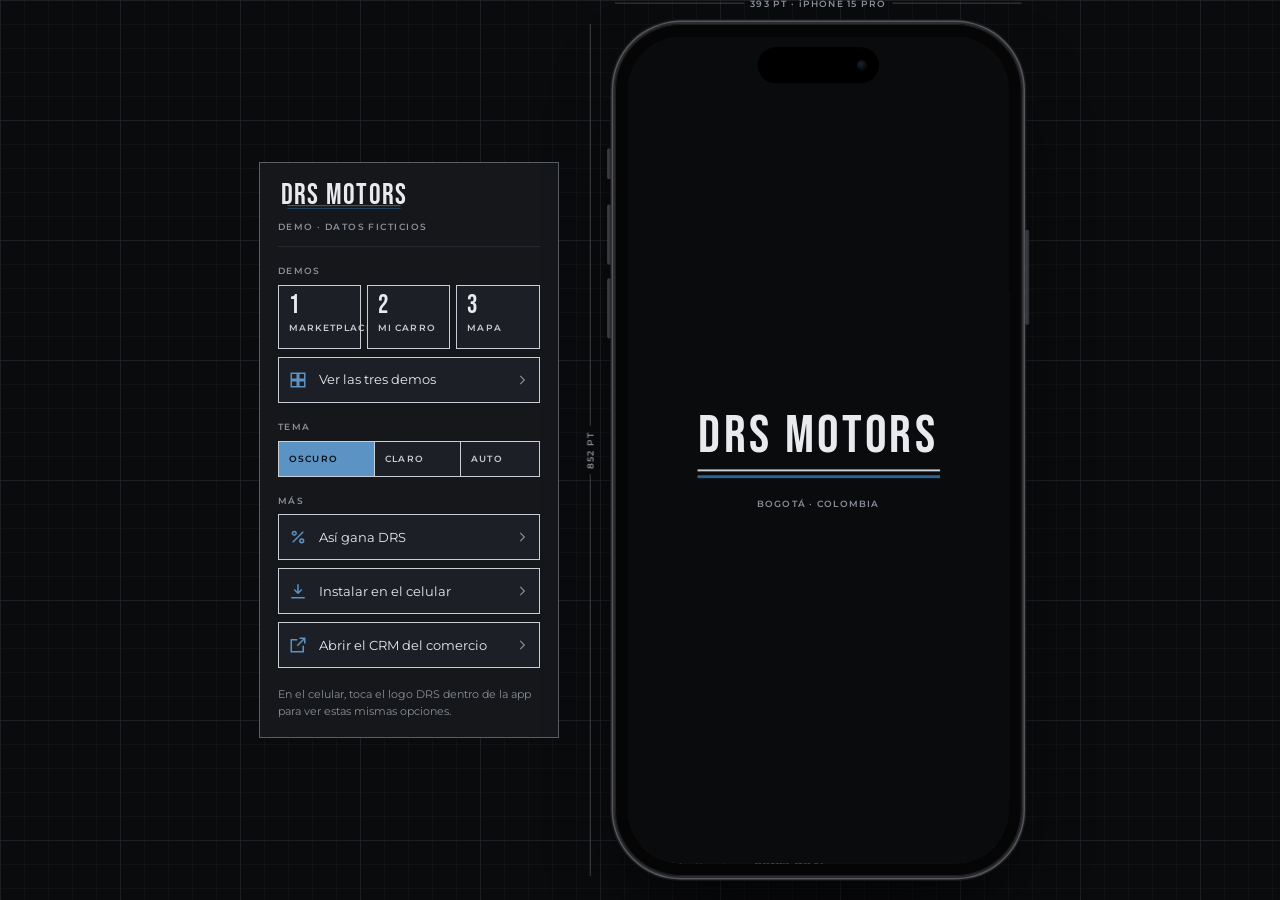
<file: index.html>
<!doctype html>
<html lang="es-CO" data-modo="noche">
<head>
<meta charset="utf-8">
<meta name="viewport" content="width=device-width, initial-scale=1, viewport-fit=cover">
<title>DRS Motors · Demo de la app</title>
<meta name="description" content="Demo de la app de DRS Motors para inversionistas: tres propuestas con los mismos servicios. Datos ficticios.">
<meta name="theme-color" content="#0A0B0D">
<meta name="mobile-web-app-capable" content="yes">
<meta name="apple-mobile-web-app-capable" content="yes">
<meta name="apple-mobile-web-app-status-bar-style" content="black-translucent">
<meta name="apple-mobile-web-app-title" content="DRS Motors">
<meta name="format-detection" content="telephone=no">
<link rel="manifest" href="manifest.webmanifest">
<link rel="apple-touch-icon" href="iconos/icono-180.png">
<link rel="icon" type="image/png" sizes="192x192" href="iconos/icono-192.png">
<script src="js/tema.js?v=dc007a37cb"></script>
<script>
/* Versión nueva publicada: cuando su service worker toma el control, la página se recarga una vez para
   quedar entera en la versión nueva. Si ya llevaba un rato abierta, no se recarga sola: avisa abajo. */
(function () {
  if (!('serviceWorker' in navigator)) return;
  var habia = !!navigator.serviceWorker.controller, hecho = false;
  navigator.serviceWorker.addEventListener('controllerchange', function () {
    if (!habia || hecho) return;
    hecho = true;
    if (performance.now() < 20000) { location.reload(); return; }
    var a = document.getElementById('aviso-escenario');
    if (!a) return;
    a.innerHTML = '<b>Versión nueva</b><span>Toca aquí para verla.</span>';
    a.style.pointerEvents = 'auto'; a.style.cursor = 'pointer';
    a.classList.add('ver');
    a.addEventListener('click', function () { location.reload(); });
  });
})();
</script>
<link rel="stylesheet" href="css/fuentes.css?v=480fc5308f">
<link rel="stylesheet" href="css/drs.tokens.css?v=045d133d62">
<link rel="stylesheet" href="css/tema.css?v=ecfed58884">
<link rel="stylesheet" href="css/base.css?v=7f014d5ac7">
<link rel="stylesheet" href="css/app.css?v=e049b5e008">
<link rel="stylesheet" href="css/ios.css?v=04d4c7502a">
<link rel="stylesheet" href="css/flujos.css?v=35295a0d9c">
<link rel="stylesheet" href="css/mapa.css?v=c5d58f9407">
<link rel="stylesheet" href="css/servicios.css?v=9f4040d06a">
<link rel="stylesheet" href="css/lanzador.css?v=5ae01362d8">
<link rel="stylesheet" href="css/navegacion.css?v=bc97220a5c">
<link rel="stylesheet" href="css/v2.css?v=6e6bcb8cc1">
<link rel="stylesheet" href="css/v3.css?v=1fb132324f">
<link rel="stylesheet" href="css/vehiculos.css?v=386571a3f0">
<link rel="stylesheet" href="css/escritorio.css?v=f517c835ea">
<link rel="stylesheet" href="css/movil.css?v=f62d729e35">
</head>
<body class="pag-app">
<div id="sprites" aria-hidden="true"></div>

<div class="escritorio">
  <aside class="esc-lado" id="esc-lado" aria-label="Opciones de la demo"></aside>
  <div class="celda-tel">
    <div class="marco">
      <i class="boton b-accion"></i><i class="boton b-vol1"></i><i class="boton b-vol2"></i><i class="boton b-lado"></i>
      <span class="cota cota-h"><span>393 PT · iPHONE 15 PRO</span></span>
      <span class="cota cota-v"><span>852 PT</span></span>
      <div class="tel sin-demo" id="tel">
        <div class="tel-estado" aria-hidden="true">
          <span id="tel-hora">10:12</span>
          <span class="tel-senal">
            <svg width="18" height="12" viewBox="0 0 18 12"><rect x="0" y="7.5" width="3.2" height="4.5" rx="1"/><rect x="4.9" y="5" width="3.2" height="7" rx="1"/><rect x="9.8" y="2.5" width="3.2" height="9.5" rx="1"/><rect x="14.7" y="0" width="3.2" height="12" rx="1"/></svg>
            <svg width="17" height="12" viewBox="0 0 17 12"><path d="M8.5 2.4c2.4 0 4.6.9 6.3 2.5l1.2-1.2C13.9 1.7 11.3.6 8.5.6S3.1 1.7 1 3.7l1.2 1.2C3.9 3.3 6.1 2.4 8.5 2.4zm0 3.4c1.5 0 2.9.6 3.9 1.5l1.2-1.2C12.3 4.9 10.5 4.1 8.5 4.1s-3.8.8-5.1 2L4.6 7.3c1-.9 2.4-1.5 3.9-1.5zm0 3.3c.6 0 1.2.2 1.6.6L8.5 11.3 6.9 9.7c.4-.4 1-.6 1.6-.6z"/></svg>
            <svg width="28" height="13" viewBox="0 0 28 13"><rect x=".5" y=".5" width="24" height="12" rx="3.8" fill="none" stroke="currentColor" stroke-opacity=".4"/><rect x="2" y="2" width="18.5" height="9" rx="2.4"/><path d="M26 4.5v4c.8-.3 1.3-1.1 1.3-2s-.5-1.7-1.3-2z" fill-opacity=".45"/></svg>
          </span>
        </div>
        <div class="tel-franja" data-modo="noche" aria-hidden="true"></div>
        <nav class="tel-demo" id="tel-demo" aria-label="Propuestas de la demo"></nav>
        <div class="tel-vista" id="tel-vista"></div>
        <nav class="nav oculta" id="tel-nav" aria-label="Navegación principal"></nav>
        <div class="tel-capa" id="tel-capa"></div>
        <div class="tel-home"></div>
      </div>
    </div>
  </div>
</div>

<div class="aviso-escenario" id="aviso-escenario" role="status" aria-live="polite"></div>

<script src="js/marca.js?v=bba0e11dc3"></script>
<script src="js/iconos-app.js?v=eedd592e22"></script>
<script src="js/util.js?v=c4e1ff23bd"></script>
<script src="js/reloj.js?v=61b7890076"></script>
<script src="js/datos.js?v=83186d2438"></script>
<script src="js/estado.js?v=15d0563b6c"></script>
<script src="js/blueprint.js?v=7e7349c3d5"></script>
<script src="js/blueprint-mas.js?v=a463832d4c"></script>
<script src="js/vehiculos.js?v=68c2d3f716"></script>
<script src="js/movimiento/vehiculo-abstracto.js?v=3d7781417d"></script>
<script src="js/movimiento/vehiculos/indice.js?v=3777725905"></script>
<script src="js/movimiento/vehiculos/coupe.js?v=401abf2f50"></script>
<script src="js/movimiento/vehiculos/gt.js?v=5b8eacc082"></script>
<script src="js/movimiento/vehiculos/superbike.js?v=f1043ad5ef"></script>
<script src="js/movimiento/montaje.js?v=9edda060c5"></script>
<script src="js/mapa.js?v=03e8b23d56"></script>
<script src="js/modelo.js?v=68d977b2b4"></script>
<script src="js/comercio/datos-comercio.js?v=00ec523feb"></script>
<script src="js/app/tel.js?v=7ccba44973"></script>
<script src="js/app/ios.js?v=10370299e2"></script>
<script src="js/app/pago.js?v=fb2dd21c1d"></script>
<script src="js/usuario/comun.js?v=477b94034a"></script>
<script src="js/usuario/inicio.js?v=1c9c7d135c"></script>
<script src="js/usuario/garaje.js?v=d9767214b6"></script>
<script src="js/usuario/reservas.js?v=304f691047"></script>
<script src="js/usuario/otras.js?v=53ebe5cd30"></script>
<script src="js/usuario/perfil.js?v=8606ec28be"></script>
<script src="js/usuario/beneficios.js?v=d6292b414a"></script>
<script src="js/usuario/soat.js?v=fb7d311d95"></script>
<script src="js/usuario/explorar.js?v=0e2d5de67a"></script>
<script src="js/usuario/registro.js?v=c3e9b74e60"></script>
<script src="js/usuario/whatsapp.js?v=32bfee0c78"></script>
<script src="js/usuario/informe.js?v=1eb2954578"></script>
<script src="js/usuario/catalogo.js?v=265be7502a"></script>
<script src="js/usuario/tramites.js?v=1e6ac344f7"></script>
<script src="js/app/avisos.js?v=c77edf0a21"></script>
<script src="js/variantes/v1.js?v=c712d59103"></script>
<script src="js/variantes/v2.js?v=c345910cd0"></script>
<script src="js/variantes/v3.js?v=a5449f06f8"></script>
<script src="js/app/lanzador.js?v=cf19a91eac"></script>
<script src="js/app/demo-menu.js?v=d97e3b54f0"></script>
<script src="js/app/arranque.js?v=d526e83c64"></script>
</body>
</html>
</file>
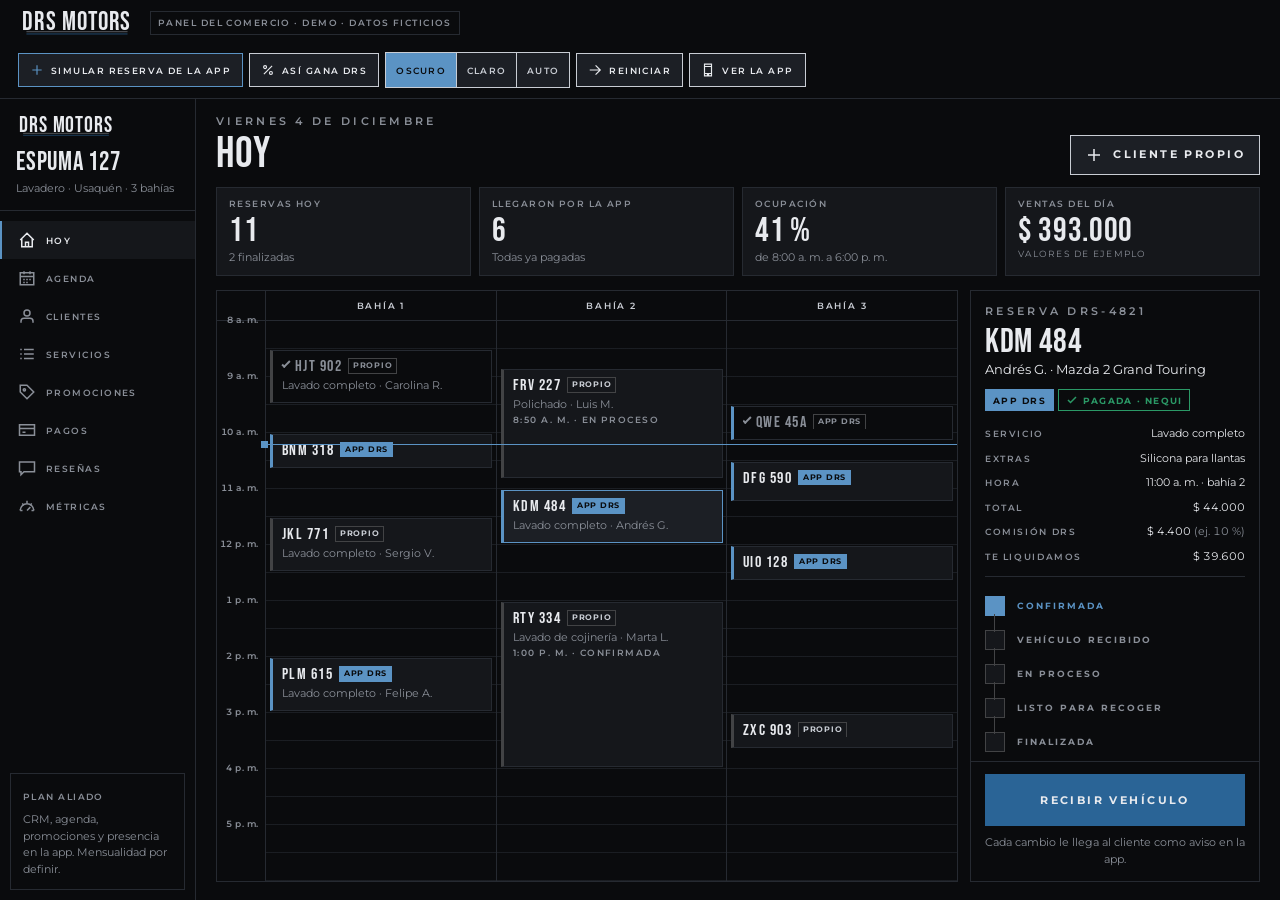
<file: crm/index.html>
<!doctype html>
<html lang="es-CO" data-modo="noche">
<head>
<meta charset="utf-8">
<meta name="viewport" content="width=device-width, initial-scale=1, viewport-fit=cover">
<title>DRS Motors · CRM del comercio (demo)</title>
<meta name="description" content="Demo del panel del comercio aliado de DRS Motors: agenda por bahía, clientes, promociones, pagos, reseñas y métricas. Datos ficticios.">
<meta name="theme-color" content="#0A0B0D">
<link rel="icon" type="image/png" sizes="192x192" href="../iconos/icono-192.png">
<script src="../js/tema.js?v=dc007a37cb"></script>
<script>
/* Versión nueva publicada: cuando su service worker toma el control, la página se recarga una vez para
   quedar entera en la versión nueva. Si ya llevaba un rato abierta, no se recarga sola: avisa abajo. */
(function () {
  if (!('serviceWorker' in navigator)) return;
  var habia = !!navigator.serviceWorker.controller, hecho = false;
  navigator.serviceWorker.addEventListener('controllerchange', function () {
    if (!habia || hecho) return;
    hecho = true;
    if (performance.now() < 20000) { location.reload(); return; }
    var a = document.getElementById('aviso-escenario');
    if (!a) return;
    a.innerHTML = '<b>Versión nueva</b><span>Toca aquí para verla.</span>';
    a.style.pointerEvents = 'auto'; a.style.cursor = 'pointer';
    a.classList.add('ver');
    a.addEventListener('click', function () { location.reload(); });
  });
})();
</script>
<link rel="stylesheet" href="../css/fuentes.css?v=480fc5308f">
<link rel="stylesheet" href="../css/drs.tokens.css?v=045d133d62">
<link rel="stylesheet" href="../css/tema.css?v=ecfed58884">
<link rel="stylesheet" href="../css/base.css?v=7f014d5ac7">
<link rel="stylesheet" href="../css/app.css?v=e049b5e008">
<link rel="stylesheet" href="../css/vehiculos.css?v=386571a3f0">
<link rel="stylesheet" href="../css/panel.css?v=8943cefce1">
<link rel="stylesheet" href="../css/panel-mas.css?v=c316422d1c">
<link rel="stylesheet" href="../css/crm.css?v=6f4525b869">
</head>
<body class="pag-crm">
<div id="sprites" aria-hidden="true"></div>
<div class="crm">
  <header class="crm-barra" id="crm-barra"></header>
  <main class="crm-cuerpo"><div id="panel" class="crm-panel"></div></main>
</div>
<div class="aviso-escenario" id="aviso-escenario" role="status" aria-live="polite"></div>

<script src="../js/marca.js?v=bba0e11dc3"></script>
<script src="../js/iconos-app.js?v=eedd592e22"></script>
<script src="../js/util.js?v=c4e1ff23bd"></script>
<script src="../js/reloj.js?v=61b7890076"></script>
<script src="../js/datos.js?v=83186d2438"></script>
<script src="../js/estado.js?v=15d0563b6c"></script>
<script src="../js/blueprint.js?v=7e7349c3d5"></script>
<script src="../js/blueprint-mas.js?v=a463832d4c"></script>
<script src="../js/modelo.js?v=68d977b2b4"></script>
<script src="../js/usuario/comun.js?v=477b94034a"></script>
<script src="../js/comercio/panel.js?v=d58e2dc7c7"></script>
<script src="../js/comercio/datos-comercio.js?v=00ec523feb"></script>
<script src="../js/comercio/vistas.js?v=ffa95df17d"></script>
<script src="../js/comercio/crm.js?v=cb45a45a59"></script>
</body>
</html>
</file>
<file: css/fuentes.css>
/* GENERADO por herramientas/sincronizar.py — no editar. Fuente: Marca/Fuentes/ */
/* Inter no se incluye: retirada por decisión de la marca el 24/09/2026 (ver drs.tokens.css, --f-body). */
@font-face{font-family:'Bebas Neue';font-style:normal;font-weight:400;font-display:block;src:url([data-uri]) format('woff')}
@font-face{font-family:'Montserrat';font-style:normal;font-weight:100 900;font-display:block;src:url([data-uri]) format('woff')}
</file>
<file: css/drs.tokens.css>
/* GENERADO por herramientas/sincronizar.py — no editar. Fuente: Marca/drs.tokens.css */
/* =============================================================================
   DRS MOTORS — FICHA DE TOKENS (CAPA 0)  ·  v1 → v2.1 (2026-09-24: Inter retirada)  ·  2026-08-30
   Generada con el método de sistema (ver DRS_MAESTRO.md §15).

   FUENTE PRIMARIA: DRS_MAESTRO.md §8 Color. Los valores del modo documento
   fueron CORREGIDOS en v2: se habían medido contra blanco puro y no contra
   Platino, que es la superficie declarada. Ver §8.3 y el Bloqueo 4 del §8.4.
   Cuando el .md resumen y el HTML difieren, manda el HTML (así lo declara el .md).

   ESTADO DE CADA VALOR:
     [D]  declarado por el brand book
     [A]  autorizado explícitamente por la marca fuera del libro
     [d]  derivado por regla escrita, con la regla citada
   Ninguna cifra ni matiz de este archivo fue elegido a ojo. Toda mezcla es sRGB
   canal a canal; todo recorrido de luminosidad mueve solo la L de HSL en pasos
   de 0,5 punto conservando H y S. Dos ejecuciones dan los mismos hex.

   MODO DOMINANTE: noche.  ALTERNO: documento.
   Declarado en §3: «el negro domina siempre», «prohibido: fondos blancos plenos
   en redes», «el blanco se reserva para papelería legal».
============================================================================= */


/* -----------------------------------------------------------------------------
   1 · INVARIANTES  —  no cambian entre modos
----------------------------------------------------------------------------- */
:root{

  /* --- Tipografía · brand book §4 ------------------------------------------ */
  --f-display : 'Bebas Neue', sans-serif;   /* [D] logo, titulares, cifras grandes */
  --f-label   : 'Montserrat', sans-serif;   /* [D] 600–700, SIEMPRE mayúsculas     */
  --f-body    : 'Montserrat', sans-serif;   /* [A] 400/500, interlínea 1.6. v2.1 (24/09/2026): Inter RETIRADA por decisión de la marca; el cuerpo usa Montserrat, la familia del sublabel del logo */
  --f-mono    : 'Montserrat', sans-serif;   /* [d] §1.2: f-label + tabular-nums    */
  --num       : tabular-nums;               /* [d] regla 17                        */

  /* Tracking. El libro declara TRES valores distintos en §4 y §6; se conservan
     los tres en vez de promediarlos, porque cada uno tiene un uso escrito.      */
  --track-eyebrow : .30em;   /* [D] §4 eyebrow 10–12 px                          */
  --track-label   : .22em;   /* [D] §6 placa de línea — el de uso general        */
  --track-caption : .16em;   /* [D] §4 caption 10–11 px                          */
  --track-display : .02em;   /* [D] §4 H1 +2 % (H2 usa .03em como override)      */

  /* --- Escala tipográfica · §1.9.3, en unidades --u ------------------------- */
  --t-6:6; --t-7_5:7.5; --t-9:9; --t-11:11; --t-13:13; --t-16:16;
  --t-20:20; --t-26:26; --t-34:34; --t-44:44; --t-56:56; --t-76:76;

  /* --- Escala de espaciado · §1.9.3 ---------------------------------------- */
  --e-1:1; --e-2:2; --e-4:4; --e-7_5:7.5; --e-15:15; --e-24:24; --e-38:38; --e-60:60;

  /* --- Geometría ------------------------------------------------------------ */
  /* [d] §1.2: radio 0 si el logotipo es geométrico duro. El wordmark es una
     grotesca condensada de terminales rectas y el motivo son dos rectas
     paralelas: no hay una sola curva de esquina en la identidad.               */
  --radio        : 0;
  --cap          : butt;    /* [d] §1.8 + regla 19: radio 0 ⇒ butt + miter      */
  --join         : miter;
  --trazo-fino   : 1;       /* [d] §1.2, en unidades --u                        */
  --trazo-medio  : 2;
  --trazo-grueso : 4;

  /* --- Tratamientos · §1.4, cuarta dimensión del color ---------------------- */
  /* --trama y --contorno se REDECLARAN dentro de .fr (§1.7): una custom
     property que contiene var(--u) se resuelve donde se declara, no donde se usa. */
  --atenuado : .45;

  /* --- Formato y motivo ----------------------------------------------------- */
  --locale : es-CO;         /* [D] DRS_MAESTRO §1.2: toda la clientela en Colombia
                                   ⇒ $ 18.400.000 · 4,5 %                       */
  /* data-motivo="aleron" va como atributo en <html>, no como token.
     [D] brand book §2: dos líneas paralelas que se separan — la superior Plata
     y fina, la inferior Azul Acero y más gruesa. Es el flap abriéndose.        */
  --motivo-sep-min : 3;     /* [d] separación mínima entre las dos líneas, en u */

  /* --- Lienzos · §1.6 y §1.6b ---------------------------------------------- */
  /* Bases elegidas para que 1 u = 4 px a tamaño nativo en todos los lienzos.   */
  --base-redes : 270;   /* 1080 px  · 1:1, 4:5, 9:16                            */
  --base-slide : 480;   /* 1920 px  · 16:9                                      */
  --base-a4    : 310;   /* 1240 px  · A4 a 150 ppp                              */
  --base-min   : 320;   /* 1280 px  · miniatura de video                        */
  --base-og    : 300;   /* 1200 px  · tarjeta de enlace                         */
  --base-mpu   : 75;    /*  300 px  · banner MPU                                */
  --base-lb    : 182;   /*  728 px  · leaderboard                               */
  --base-sky   : 40;    /*  160 px  · rascacielos                               */
  --base-mov   : 80;    /*  320 px  · banner móvil                              */
  --base-cab   : 396;   /* 1584 px  · cabecera de perfil                        */
  --base-tp    : 266;   /* 1063 px  · tarjeta de presentación                   */
  /* CONFLICTO RESUELTO A FAVOR DEL LIBRO — el sistema trae .fr-tp a 90×54 mm
     (1063×638). El brand book §7 declara 90×50 mm. Manda el libro:
     lienzo real 1063 × 591 px a 300 ppp. Registrado, no corregido en silencio. */
}


/* -----------------------------------------------------------------------------
   2 · MODO NOCHE  —  dominante
----------------------------------------------------------------------------- */
:root,
[data-modo="noche"]{

  /* --- Superficies ---------------------------------------------------------- */
  --sup-1 : #0A0B0D;  /* [D] Negro Carbón — dominante ≈60 %                     */
  --sup-2 : #15171B;  /* [D] Grafito — paneles y tarjetas                       */
  --sup-3 : #1C1F25;  /* [D] --grafito2 del :root del HTML (no está en el .md)  */
  --linea : #262A31;  /* [D] --linea del :root del HTML · 1,37:1 = estructura   */

  /* --- Texto ---------------------------------------------------------------- */
  --txt-1   : #E8EAEE;  /* [D] Platino — 16,35:1 sobre sup-1                    */
  --txt-2   : #C9CDD4;  /* [D] Plata   — 12,34:1                                */
  --txt-3   : #8A8F98;  /* [D] --humo del :root del HTML.
                               6,06 / 5,52 / 5,08:1 sobre sup-1/2/3 — pasa en las
                               tres. Sustituye al #848689 que salía por regla.  */
  --txt-acc : #E8EAEE;  /* [d] §1.2: de txt-1/sup-1, el que más contrasta sobre
                               acc-1. Platino da 5,19:1 ⇒ COMPUERTA 3 PASA:
                               botones y sellos en azul sólido son válidos, no
                               hay que degradar a contorno.                     */

  /* --- Acentos -------------------------------------------------------------- */
  --acc-1    : #2A6496;  /* [D] Azul Acero — HSL(208, 56 %, 38 %)               */
  --acc-2    : #5B93C4;  /* [D] Azul Luz — 6,01:1 sobre sup-1                   */
  --acc-dato : #2A6496;  /* [d] §1.2: acc-1 alcanza 3,15:1 sobre sup-1          */

  /* !! BLOQUEO 1 — acc-1 sobre sup-1 = 3,15:1.
        Sirve para relleno de dato y titular ≥24 px. NUNCA para texto de cuerpo:
        ahí se usa acc-2. El libro ya lo intuía; la medición lo confirma.
     !! BLOQUEO 2 — acc-1 sobre sup-2 = 2,87:1 y sobre sup-3 = 2,64:1.
        Falla incluso el umbral gráfico de 3:1. Sobre panel, TODO lo azul pasa a
        acc-2 (5,48 y 5,03:1). El libro solo lo prohibía «en textos pequeños»;
        esto amplía la regla a relleno y filete. Ampliación, no corrección.     */

  /* --- Rampa de serie · §1.4, derivada de H=208 S=56 % ---------------------- */
  /* Rango útil de L: 37–80 (los que dan ≥3:1 sobre sup-1). Cinco pasos a
     intervalos iguales, numerados por contraste. acc-1 sustituye al paso de L
     más cercana (ser-5) sin mover los otros cuatro.                            */
  --ser-1 : #AFCEE9;  /* 12,0:1 — el más lejano de la superficie                */
  --ser-2 : #84B3DC;  /*  9,0:1                                                 */
  --ser-3 : #5898D0;  /*  6,5:1                                                 */
  --ser-4 : #367FBF;  /*  4,6:1                                                 */
  --ser-5 : #2A6496;  /*  3,2:1 — base de marca. BLOQUEADO sobre sup-2 y sup-3. */

  /* --- Rampa neutra · §1.4 -------------------------------------------------- */
  /* «Si la marca ya declara grises, se respetan y se ubican donde les toque.»
     Los cuatro grises del libro caen casi exactos sobre las mezclas 100/78/55/12. */
  --n-1 : #E8EAEE;  /* [D] Platino · 100 % · 16,35:1                            */
  --n-2 : #C9CDD4;  /* [D] Plata   ·  ~87 % · 12,34:1                           */
  --n-3 : #8A8F98;  /* [D] Humo    ·  ~59 % ·  6,06:1                           */
  --n-4 : #424345;  /* [d] mezcla 25 % · 1,99:1 — ESTRUCTURA, nunca relleno     */
  --n-5 : #262A31;  /* [D] Línea   ·  ~14 % · 1,37:1 — ESTRUCTURA               */

  /* --- Semánticos ----------------------------------------------------------- */
  /* [A] CONFLICTO CON EL LIBRO, RESUELTO POR AUTORIZACIÓN EXPRESA DE LA MARCA.
     El brand book §3 prohíbe «rojos, dorados o degradados multicolor». La marca
     autorizó rojo, dorado y verde para válido / inválido / pérdida.
     Derivación: mismo carácter que Azul Acero (S = 56 %), matiz fijado por
     convención (verde 152°, rojo 358°, dorado 42°) y L caminada hasta pasar
     4,5:1 sobre sup-3, que es la superficie más exigente del modo.
     La regla 10 SIGUE VIGENTE: el color nunca va solo. Un dato negativo lleva
     además glifo, posición respecto al eje o tachado. Estos tres tokens no
     cuentan para el tope de «dos colores de marca por pieza» (regla 2) porque
     no son colores de marca: son portadores de significado.                    */
  --pos  : #2B9966;  /* verde  · 5,49 / 5,00 / 4,60:1 sobre sup-1/2/3           */
  --neg  : #D36468;  /* rojo   · 5,43 / 4,95 / 4,55:1                           */
  --warn : #A5822F;  /* dorado · 5,47 / 4,99 / 4,59:1                           */
}


/* -----------------------------------------------------------------------------
   3 · MODO DOCUMENTO  —  alterno
----------------------------------------------------------------------------- */
/* sup-1 NO es blanco puro. El propio libro lo declara al maquetar sus fichas de
   logo sobre fondo claro (.logotile.light { background: var(--platino) }), y en
   §3 reserva el blanco pleno para papelería legal. El blanco queda disponible
   como --papel, solo para contratos y formularios impresos.                    */
[data-modo="documento"]{

  --sup-1 : #E8EAEE;  /* [D] Platino como superficie clara de marca             */
  --sup-2 : #DFE1E5;  /* [d] sup-1 mezclado 4 % hacia txt-1                     */
  --sup-3 : #D6D8DC;  /* [d] 8 %                                                */
  --linea : #CDCFD3;  /* [d] 12 % · 1,30:1 = estructura                         */
  --papel : #FFFFFF;  /* [D] §3 — solo papelería legal                          */

  --txt-1   : #0A0B0D;  /* [D] Negro Carbón — 16,35:1 sobre sup-1               */
  --txt-2   : #2B2C2F;  /* [d] txt-1 mezclado 15 % hacia sup-1 — 13,0:1         */
  --txt-3   : #5D5E61;  /* [d] mezcla 45 %, alejada 12 pasos de L hasta pasar
                               4,5:1 también sobre sup-3                        */
  --txt-acc : #E8EAEE;  /* [d] Platino sobre acc-1 = 5,19:1 · igual en los dos
                               modos, lo que simplifica el CTA                  */

  /* !! CONFLICTO REGISTRADO — el libro declara Plata #C9CDD4 como «texto
        secundario» sin distinguir modo. Sobre Platino da 1,26:1 y sobre blanco
        1,59:1: inservible. La regla del libro está escrita para el modo noche.
        En documento, txt-2 se deriva. PLATA QUEDA DECLARADA COMO COLOR DE MODO
        NOCHE. Decisión de la marca: confirmarlo en el libro o acotar la regla. */

  --acc-1    : #2A6496;  /* [D] 5,47:1 sobre Platino — aquí SÍ sostiene cuerpo  */
  --acc-2    : #5B93C4;  /* [D] pero ver bloqueo abajo                          */
  --acc-dato : #2A6496;

  /* !! BLOQUEO 3 — acc-2 sobre sup-1 = 2,72:1 (y peor sobre panel). En modo
        documento el Azul Luz es DECORATIVO: filetes gruesos, fondos de sello.
        No lleva texto ni releva a acc-1 como relleno de dato. Es el espejo
        exacto del bloqueo 2: cada azul funciona en el modo para el que nació.  */

  /* --- Rampa de serie · rango útil de L 15–58, la base queda al centro ------ */
  --ser-1 : #11283C;  /* 15,1:1 */
  --ser-2 : #1B3F5F;  /* 10,1:1 */
  --ser-3 : #2A6496;  /*  5,5:1 — base de marca                                 */
  --ser-4 : #3072AB;  /*  4,4:1 */
  --ser-5 : #4089C9;  /*  3,3:1 — bloqueado sobre sup-2 y sup-3                 */

  --n-1 : #0A0B0D;
  --n-2 : #3B3C3E;
  --n-3 : #6E6F72;
  --n-4 : #B0B2B6;  /* 1,76:1 — ESTRUCTURA */
  --n-5 : #CDCFD3;  /* 1,30:1 — ESTRUCTURA */

  --pos  : #1E6B47;  /* [A] 5,50 / 5,04 / 4,61:1 */
  --neg  : #AD3135;  /* [A] 5,44 / 4,99 / 4,57:1 */
  --warn : #735B21;  /* [A] 5,50 / 5,04 / 4,61:1 */
}


/* -----------------------------------------------------------------------------
   4 · REGISTRO — decisiones que solo la marca puede cerrar
-----------------------------------------------------------------------------
   1. Plata como texto secundario: acotar la regla del libro al modo noche.
   2. Semánticos: el libro §3 sigue diciendo «prohibido rojos y dorados».
      Hay que escribir la excepción, o el próximo que lea el libro la deshará.
   3. Logo en vectores: no hay SVG ni AI. El wordmark y el monograma «D» se
      reconstruyen tipográficamente y van MARCADOS COMO PROVISIONALES hasta que
      llegue el archivo original.
   4. Set de iconos previo: sin respuesta. Se asume que no existe y se dibuja
      desde cero. Si aparece uno en uso, se audita antes de reemplazar nada.
   5. Cifras: no hay datos confirmados. Todo recurso numérico sale con hueco
      y la línea FUENTE: dato de muestra · reemplazar.
============================================================================= */
</file>
<file: css/tema.css>
/* =============================================================================
   DRS MOTORS · DEMOS — TEMA OSCURO Y CLARO
   Oscuro = modo noche de la marca (dominante). Claro = modo documento de la marca,
   con sus mismos roles y valores (Contexto/09_color.md §8.2). Se elige con el
   atributo data-modo del <html>; lo pone js/tema.js.

   Roles que agregan las demos, para no tener que acordarse de los bloqueos:
     --acc-txt   el azul que sostiene texto. Noche: Azul Luz (bloqueo 1).
                 Documento: Azul Acero (bloqueo 3: el Azul Luz no lleva texto).
     --acc-graf  el azul de iconos, trazos, rutas y barras con significado.
                 Noche: Azul Luz (bloqueo 2, sobre panel). Documento: Azul Acero
                 (el Azul Luz da 2,72:1 y no alcanza el 3:1 gráfico).
     --sel-fondo / --sel-txt  lo seleccionado. Noche: Azul Luz con texto oscuro.
                 Documento: se invierte a Negro Carbón con texto Platino, para que
                 el azul quede solo para el énfasis (regla 8.5.2).
   Todo se declara también en [data-modo], porque una variable que usa otra se
   resuelve donde se declara: así un bloque en modo noche dentro de una página
   clara (el iPhone, la pantalla bloqueada) resuelve sus propios valores.

   Contraste (ronda 4, pedido de Miguel: que se vea de un vistazo qué es tarjeta y
   qué se toca). Tres niveles, de menos a más:
     --linea                 estructura: filetes internos y rejillas (sin cambio)
     --panel / --panel-borde tarjetas: un paso más claras que el fondo y con borde de
                 Humo atenuado (2,96:1 sobre sup-1; el cambio de fondo solo no se veía)
     --ctl-fondo / --ctl-borde  lo que se toca sin ser el botón principal: botones
                 secundarios, filtros, selectores. Borde Plata en noche (12:1),
                 Grafito oscuro en documento
     --campo-borde           campos de texto: Humo (6:1 noche · 5,38:1 documento)
     --btn2-fondo / --btn2-txt  botón lleno invertido (Platino en noche, Negro Carbón
                 en documento). Para pantallas sin Azul Acero y para lo seleccionado;
                 donde ya hay un botón Azul Acero, lo secundario va con borde, no lleno,
                 para que el azul siga siendo el único énfasis (09 §8.5.2).
============================================================================= */

:root,[data-modo="noche"]{
  --acc-txt: var(--acc-2);
  --acc-graf: var(--acc-2);
  --sel-fondo: var(--acc-2);
  --sel-txt: var(--sup-1);
  --velo: color-mix(in srgb, var(--sup-1) 72%, transparent);
  --sombra: color-mix(in srgb, var(--sup-1) 60%, black);
  --panel: var(--sup-3);
  --panel-borde: color-mix(in srgb, var(--txt-3) 55%, var(--sup-3));
  --panel-linea: var(--n-4);
  --ctl-fondo: var(--sup-3);
  --ctl-borde: var(--txt-2);
  --campo-borde: var(--txt-3);
  --btn2-fondo: var(--txt-1);
  --btn2-txt: var(--sup-1);
  color-scheme: dark;
}
[data-modo="documento"]{
  --acc-txt: var(--acc-1);
  --acc-graf: var(--acc-1);
  --sel-fondo: var(--txt-1);
  --sel-txt: var(--sup-1);
  --velo: color-mix(in srgb, var(--txt-1) 34%, transparent);
  --sombra: color-mix(in srgb, var(--txt-1) 22%, transparent);
  --panel: var(--sup-2);
  --panel-borde: color-mix(in srgb, var(--txt-3) 45%, var(--sup-2));
  --panel-linea: var(--n-4);
  --ctl-fondo: var(--sup-1);
  --ctl-borde: var(--txt-2);
  --campo-borde: var(--txt-3);
  --btn2-fondo: var(--txt-1);
  --btn2-txt: var(--sup-1);
  color-scheme: light;
}

/* Cambio de tema sin parpadeo: se desactivan las transiciones un instante */
.sin-transicion *,.sin-transicion *::before,.sin-transicion *::after{transition:none!important}
</file>
<file: css/base.css>
/* =============================================================================
   DRS MOTORS · DEMOS — BASE COMÚN (app del celular y CRM)
   Alias de la escala de la marca, reinicio de estilos, iconos, menús flotantes
   y el aviso de la demo. Todo color sale de drs.tokens.css por su nombre de rol;
   los roles que agregan las demos (acc-txt, acc-graf, sel-*) viven en tema.css.
============================================================================= */

:root{
  --u: 1px;
  --fs-6 : calc(var(--t-6)   * var(--u));
  --fs-7_5: calc(var(--t-7_5) * var(--u));
  --fs-9 : calc(var(--t-9)  * var(--u));
  --fs-11: calc(var(--t-11) * var(--u));
  --fs-13: calc(var(--t-13) * var(--u));
  --fs-16: calc(var(--t-16) * var(--u));
  --fs-20: calc(var(--t-20) * var(--u));
  --fs-26: calc(var(--t-26) * var(--u));
  --fs-34: calc(var(--t-34) * var(--u));
  --fs-44: calc(var(--t-44) * var(--u));
  --fs-56: calc(var(--t-56) * var(--u));
  --fs-76: calc(var(--t-76) * var(--u));
  --sp-2 : calc(var(--e-2)   * var(--u));
  --sp-4 : calc(var(--e-4)   * var(--u));
  --sp-7 : calc(var(--e-7_5) * var(--u));
  --sp-15: calc(var(--e-15)  * var(--u));
  --sp-24: calc(var(--e-24)  * var(--u));
  --sp-38: calc(var(--e-38)  * var(--u));
  --sp-60: calc(var(--e-60)  * var(--u));
  --tel-w: 393px;
  --tel-h: 852px;
  --k: 1;                               /* escala del iPhone en computador; la fija arranque.js */
  --ease: cubic-bezier(.2,.8,.2,1);
  --ease-sale: cubic-bezier(.6,0,.8,.2);
  --rejilla: color-mix(in srgb, var(--linea) 55%, transparent);
}

*,*::before,*::after{box-sizing:border-box}
html,body{margin:0;height:100%}
html{-webkit-text-size-adjust:100%;text-size-adjust:100%}
body{
  background:var(--sup-1);
  color:var(--txt-2);
  font-family:var(--f-body);
  font-size:var(--fs-16);
  line-height:1.5;
  -webkit-font-smoothing:antialiased;
  -moz-osx-font-smoothing:grayscale;
  -webkit-tap-highlight-color:transparent;
  overflow:hidden;
}
h1,h2,h3,h4,p,dl,dd,figure{margin:0}
button{font:inherit;color:inherit;background:none;border:0;padding:0;margin:0;cursor:pointer;border-radius:var(--radio);text-align:inherit;touch-action:manipulation}
input,textarea,select{font:inherit;color:inherit;border-radius:var(--radio)}
/* iOS acerca la página al enfocar un campo con letra de menos de 16 px: en el celular y en
   pantallas táctiles ningún campo baja de 16. Los que ya son más grandes (placas en Bebas)
   ganan por especificidad y no se achican. */
@media (max-width: 759px), (pointer: coarse){
  input,textarea,select{font-size:var(--fs-16)}
}
a{color:var(--acc-txt)}
:focus-visible{outline:2px solid var(--acc-txt);outline-offset:2px}
/* Foco puesto por código en un contenedor o un título (hojas, pantallas): no es un control */
.pantalla:focus,.hoja:focus,.hoja :is(h1,h2,h3):focus{outline:none}
.ico{width:24px;height:24px;fill:none;stroke:currentColor;stroke-width:calc(var(--trazo-medio) * 1px);stroke-linecap:var(--cap);stroke-linejoin:var(--join);flex:none;display:block}
.ico.s16{width:16px;height:16px}
.ico.s20{width:20px;height:20px}
.ico.s32{width:32px;height:32px}
.oculto{position:absolute!important;width:1px;height:1px;overflow:hidden;clip:rect(0 0 0 0);white-space:nowrap}

@media (prefers-reduced-motion: reduce){
  *,*::before,*::after{
    animation-duration:1ms!important;animation-iteration-count:1!important;animation-delay:0s!important;
    transition-duration:1ms!important;transition-delay:0s!important;scroll-behavior:auto!important;
  }
}

/* ---------------- área de toque de 44 × 44 sin cambiar el dibujo ----------------
   El control conserva su tamaño visible; un ::after transparente, centrado, amplía el área
   que recibe el toque: cada lado se corre min(0, 50 % − 22 px), así que un control que ya
   mide 44 o más no crece. Solo botones y enlaces (un <span> con la misma clase no se amplía:
   taparía lo que tiene al lado) y solo clases cuyo ::after está libre; .inter usa ::before.
   :where() no suma especificidad: si el control ya tiene su propia posición, se respeta.
   Los que se apilan sin espacio entre ellos (menú de avisos, zoom del mapa) miden 44 de verdad. */
:where(button, a[href]):where(.enlace,.avatar,.placa,.pts,.ficha,.cab-atras,.cab-btn,.cab-logo,.hoja-cerrar,.btn-chico,
  .exp-chip,.exp-btn,.res-hora,.res-dia,.ctl,.menu-item,.pl-item,.pv-hora),
:where(:where(.seg,.exp-zoom,.tema-sel,.pv-seg,.pv-dias) > button){position:relative}
:where(button, a[href]):where(.enlace,.avatar,.placa,.pts,.ficha,.cab-atras,.cab-btn,.cab-logo,.hoja-cerrar,.btn-chico,
  .exp-chip,.exp-btn,.res-hora,.res-dia,.ctl,.menu-item,.pl-item,.pv-hora)::after,
:where(:where(.seg,.exp-zoom,.tema-sel,.pv-seg,.pv-dias) > button)::after,
:where(button.inter)::before{content:"";position:absolute;inset:min(0px, calc(50% - 22px))}

/* Lockups: el tema muestra la pieza aprobada que toca (oscura sobre noche, clara sobre documento) */
.logo-dual{display:block;width:100%;height:100%}
.logo-dual svg{display:block;width:100%;height:100%}
.logo-dual .solo-doc{display:none}
[data-modo="documento"] .logo-dual .solo-noche{display:none}
[data-modo="documento"] .logo-dual .solo-doc{display:block}
[data-modo="documento"] [data-modo="noche"] .logo-dual .solo-noche{display:block}
[data-modo="documento"] [data-modo="noche"] .logo-dual .solo-doc{display:none}

/* ---------------- controles del presentador (fuera de la app) ---------------- */
.ctl{
  display:flex;align-items:center;gap:7px;padding:8px 11px;min-height:34px;
  border:1px solid var(--ctl-borde);background:var(--ctl-fondo);
  font:600 var(--fs-9)/1 var(--f-label);letter-spacing:.16em;text-transform:uppercase;color:var(--txt-1);
}
.ctl .ico{width:14px;height:14px}
.ctl[aria-pressed="true"]{color:var(--txt-1);border-color:var(--acc-graf)}
@media (hover:hover){ .ctl:hover{color:var(--txt-1);border-color:var(--txt-1)} }

/* Selector de tema: tres opciones en línea */
.tema-sel{display:inline-grid;grid-auto-flow:column;border:1px solid var(--ctl-borde);background:var(--ctl-fondo)}
.tema-sel button{
  display:flex;align-items:center;gap:6px;padding:8px 10px;min-height:34px;
  font:600 var(--fs-9)/1 var(--f-label);letter-spacing:.14em;text-transform:uppercase;color:var(--txt-2);
}
.tema-sel button + button{border-left:1px solid var(--ctl-borde)}
.tema-sel button .ico{width:14px;height:14px}
.tema-sel button[aria-pressed="true"]{background:var(--sel-fondo);color:var(--sel-txt)}

/* ---------------- menús flotantes (notificaciones, modelo de negocio) ---------------- */
.menu-avisos{
  position:fixed;top:64px;right:24px;z-index:60;width:min(380px, calc(100vw - 32px));max-height:calc(100dvh - 90px);overflow:auto;
  padding:14px 16px 16px;background:var(--sup-2);border:1px solid var(--n-4);box-shadow:0 30px 70px -20px var(--sombra);
  opacity:0;transform:translateY(-8px);pointer-events:none;transition:opacity .18s var(--ease), transform .18s var(--ease);
  scrollbar-width:thin;
}
.menu-avisos.ver{opacity:1;transform:none;pointer-events:auto}
.menu-cab{display:flex;justify-content:space-between;gap:12px;margin-bottom:12px}
.menu-fila{display:flex;align-items:center;justify-content:space-between;gap:14px;padding:12px;border:1px solid var(--panel-borde);background:var(--panel);margin-bottom:14px}
.menu-grupo{margin-bottom:12px}
.menu-grupo .cap{margin-bottom:6px}
.menu-item{display:grid;grid-template-columns:18px 1fr auto;gap:10px;align-items:center;width:100%;min-height:44px;padding:9px 8px;border-bottom:1px solid var(--linea);font-size:var(--fs-13);color:var(--txt-1);text-align:left}
.menu-item .ico{width:18px;height:18px;color:var(--acc-graf)}
.menu-item .chip{height:18px;font-size:var(--fs-9)}
@media (hover:hover){ .menu-item:hover{background:var(--sup-3)} }
.menu-modelo{right:auto;left:50%;top:84px;width:min(560px, calc(100vw - 32px));transform:translate(-50%, -8px)}
.menu-modelo.ver{transform:translate(-50%, 0)}

/* Modelo de negocio (lo usan la app, el lanzador y el CRM) */
.modelo-tabla{border-top:1px solid var(--linea)}
.modelo-fila{display:grid;grid-template-columns:1fr auto;gap:14px;align-items:center;padding:11px 0;border-bottom:1px solid var(--linea)}
.modelo-fila b{display:block;font-weight:600}
.modelo-fila .t11{display:block;margin-top:2px}
.modelo-fases{list-style:none;margin:0;padding:0;display:grid;grid-template-columns:repeat(2,minmax(0,1fr));gap:6px}
.modelo-fases li{display:flex;flex-direction:column;gap:6px;padding:10px;border:1px solid var(--panel-borde);background:var(--panel)}
.modelo-fases b.d{color:var(--acc-txt)}
.modelo-fases .t11{display:block;margin-top:2px}
@media (min-width: 560px){ .modelo-fases{grid-template-columns:repeat(4,minmax(0,1fr))} }

/* ---------------- aviso de la demo (lo que dice la demo, no la app) ---------------- */
.aviso-escenario{
  position:fixed;left:50%;bottom:calc(22px + env(safe-area-inset-bottom));z-index:80;
  transform:translate(-50%, 16px);opacity:0;pointer-events:none;
  display:flex;align-items:center;gap:12px;
  max-width:min(620px, calc(100vw - 32px));
  padding:12px 16px;background:var(--sup-3);border:1px solid var(--n-4);
  font-size:var(--fs-13);color:var(--txt-2);
  transition:opacity .2s var(--ease), transform .2s var(--ease);
}
.aviso-escenario.ver{opacity:1;transform:translate(-50%,0)}
.aviso-escenario b{
  font:600 var(--fs-9)/1.2 var(--f-label);letter-spacing:.22em;text-transform:uppercase;color:var(--acc-txt);white-space:nowrap;
}
</file>
<file: css/app.css>
/* =============================================================================
   DRS MOTORS · DEMO — APP DEL USUARIO (celular 390 × 844)
   Modo noche. Radio 0. Un solo Azul Acero por pantalla: el botón «Lavar» en las
   pestañas raíz; el botón principal en las pantallas de detalle. Dentro de un
   panel (sup-2 / sup-3) todo lo azul es Azul Luz (bloqueo 2).
============================================================================= */

.tel{
  position:relative;width:var(--tel-w);height:var(--tel-h);overflow:hidden;
  background:var(--sup-1);color:var(--txt-2);
  font-size:var(--fs-13);line-height:1.5;
  isolation:isolate;
  --teclado:0px;          /* lo que tapa el teclado del celular; lo mide js/app/arranque.js */
}

/* ------------------------------------------------------------ barra de estado */
.tel-estado{
  position:absolute;left:0;right:0;top:0;height:44px;z-index:30;
  display:flex;align-items:center;justify-content:space-between;padding:0 26px 0 30px;
  font:600 var(--fs-13)/1 var(--f-label);letter-spacing:.04em;color:var(--txt-1);
  background:var(--sup-1);
}
.tel-estado .num{font-variant-numeric:tabular-nums}
.tel-senal{display:flex;align-items:center;gap:6px}
.tel-senal svg{display:block;fill:currentColor}
.tel-home{position:absolute;left:50%;bottom:8px;width:134px;height:5px;margin-left:-67px;background:var(--txt-1);opacity:.55;z-index:40;pointer-events:none}

/* ------------------------------------------------------------ pila de pantallas */
.tel-vista{position:absolute;left:0;right:0;top:44px;bottom:0;overflow:hidden;contain:paint}
.pantalla{
  position:absolute;inset:0;overflow-y:auto;overflow-x:hidden;
  background:var(--sup-1);
  scrollbar-width:none;overscroll-behavior:contain;
  transition:transform .26s var(--ease), opacity .26s var(--ease);
}
/* Con el teclado abierto, un espacio del alto del teclado al final: todo se puede subir por encima
   de él. Va como ::after y no como padding, porque el padding también correría el .pie-cta pegajoso */
.pantalla::after{content:"";display:block;height:var(--teclado, 0px)}
.pantalla::-webkit-scrollbar{display:none}
.pantalla.entra{transform:translateX(100%)}
.pantalla.debajo{transform:translateX(-24%);opacity:.35;pointer-events:none}
.pantalla.sale{transform:translateX(100%)}
.pantalla.funde{opacity:0}
.cuerpo{padding:0 15px 132px}
.cuerpo.con-cta{padding-bottom:28px}

/* ------------------------------------------------------------ encabezados */
.cab{
  position:sticky;top:0;z-index:10;
  display:flex;align-items:center;gap:10px;
  height:56px;padding:0 15px;background:var(--sup-1);
  border-bottom:1px solid transparent;transition:border-color .2s;
  box-shadow:0 -8px 0 0 var(--sup-1);            /* tapa la costura de subpíxel al escalar el celular */
}
.pantalla.con-scroll .cab{border-bottom-color:var(--linea)}
.cab-logo{display:block;width:104px;height:24px;margin-right:auto;color:var(--txt-1)}
.cab-logo svg{display:block;width:100%;height:100%}
.placa{
  display:flex;align-items:center;gap:6px;height:32px;padding:0 8px 0 7px;
  border:1px solid var(--txt-2);color:var(--txt-1);
}
.placa-txt{font:400 var(--fs-20)/1 var(--f-display);letter-spacing:.08em;padding-top:2px}
.placa .ico{width:16px;height:16px;color:var(--txt-2)}
.placa .ico.s-flecha{width:12px;height:12px}
.cab-btn{position:relative;display:grid;place-items:center;width:40px;height:40px;color:var(--txt-1)}
.cab-btn .ico{width:22px;height:22px}
.badge{
  position:absolute;top:4px;right:3px;min-width:16px;height:16px;padding:0 3px;
  display:grid;place-items:center;background:var(--sel-fondo);color:var(--sup-1);
  font:700 var(--fs-9)/1 var(--f-label);font-variant-numeric:tabular-nums;
}
.badge.late{animation:late .5s var(--ease)}
@keyframes late{0%{transform:scale(.4)}60%{transform:scale(1.25)}100%{transform:scale(1)}}
.avatar{
  display:grid;place-items:center;width:32px;height:32px;
  background:var(--ctl-fondo);border:1px solid var(--ctl-borde);color:var(--txt-1);
  font:400 var(--fs-16)/1 var(--f-display);letter-spacing:.06em;padding-top:2px;
}
.cab-det{gap:6px}
.cab-atras{display:grid;place-items:center;width:40px;height:40px;margin-left:-10px;color:var(--txt-1)}
.cab-titulo{
  flex:1;text-align:center;margin-right:30px;opacity:0;transition:opacity .2s;
  font:600 var(--fs-11)/1 var(--f-label);letter-spacing:var(--track-label);text-transform:uppercase;color:var(--txt-1);
  white-space:nowrap;overflow:hidden;text-overflow:ellipsis;
}
.pantalla.con-scroll .cab-titulo{opacity:1}

/* ------------------------------------------------------------ tipografía */
.d{font-family:var(--f-display);font-weight:400;letter-spacing:var(--track-display);line-height:.92;color:var(--txt-1);text-transform:uppercase}
.d-76{font-size:var(--fs-76)} .d-56{font-size:var(--fs-56)} .d-44{font-size:var(--fs-44)}
.d-34{font-size:var(--fs-34)} .d-26{font-size:var(--fs-26);letter-spacing:.03em} .d-20{font-size:var(--fs-20);letter-spacing:.03em}
.ceja{font:600 var(--fs-11)/1.2 var(--f-label);letter-spacing:var(--track-eyebrow);text-transform:uppercase;color:var(--txt-3)}
.etq{font:700 var(--fs-11)/1.2 var(--f-label);letter-spacing:var(--track-label);text-transform:uppercase;color:var(--txt-1)}
.cap{font:600 var(--fs-9)/1.3 var(--f-label);letter-spacing:var(--track-caption);text-transform:uppercase;color:var(--txt-3)}
.t16{font-size:var(--fs-16);line-height:1.6;color:var(--txt-2)}
.t13{font-size:var(--fs-13);line-height:1.5;color:var(--txt-2)}
.t11{font-size:var(--fs-11);line-height:1.5;color:var(--txt-3)}
.t-1{color:var(--txt-1)} .t-3{color:var(--txt-3)} .t-luz{color:var(--acc-txt)}
.num{font-variant-numeric:tabular-nums}
.tachado{text-decoration:line-through;text-decoration-thickness:1px;color:var(--txt-3)}

/* Título de pantalla y bloque */
.titulo{padding:8px 0 22px}
.titulo .ceja{margin-bottom:8px}
.titulo .t13{margin-top:10px;max-width:32ch}
.linea-neutra{display:block;width:32px;height:1px;background:var(--txt-2);margin-top:14px}
.bloque{margin-top:34px}
.bloque-cab{display:flex;align-items:flex-end;justify-content:space-between;gap:12px;margin-bottom:14px}
.bloque-cab .t13{margin-top:6px;color:var(--txt-3)}
.enlace{
  display:inline-flex;align-items:center;gap:4px;text-align:left;
  font:700 var(--fs-11)/1.1 var(--f-label);letter-spacing:.16em;text-transform:uppercase;color:var(--acc-txt);
}                                               /* un enlace largo baja de línea en vez de salirse (360 px) */
.enlace .ico{width:14px;height:14px}
.bloque-cab>.enlace::after{top:calc(50% - 25px);bottom:calc(50% - 19px)}   /* el área de toque no pisa la tarjeta de abajo */

/* ------------------------------------------------------------ superficies */
.tarjeta{background:var(--panel);border:1px solid var(--panel-borde)}
.tarjeta-pad{padding:15px}
.sep{height:1px;background:var(--linea);margin:14px 0}
.tarjeta .sep{background:var(--panel-linea)}

/* ------------------------------------------------------------ botones */
.btn{
  display:flex;align-items:center;justify-content:center;gap:10px;width:100%;
  min-height:52px;padding:0 18px;
  font:700 var(--fs-11)/1 var(--f-label);letter-spacing:var(--track-label);text-transform:uppercase;
  transition:filter .15s, background .15s, color .15s, border-color .15s, transform .1s;
}
.btn:active{transform:translateY(1px)}
.btn .ico{width:18px;height:18px}
.btn-acero{background:var(--acc-1);color:var(--txt-acc)}               /* SOLO sobre sup-1 */
.btn-acero:hover{filter:brightness(1.12)}
.btn-luz{background:var(--sel-fondo);color:var(--sup-1)}                   /* dentro de panel */
.btn-luz:hover{filter:brightness(1.08)}
.btn-borde{border:1px solid var(--acc-graf);color:var(--acc-txt)}
.btn-borde:hover{background:color-mix(in srgb, var(--acc-graf) 12%, transparent)}
.btn-fantasma{background:var(--ctl-fondo);border:1px solid var(--ctl-borde);color:var(--txt-1)}
.btn-fantasma:hover{border-color:var(--txt-1)}
.btn-lleno{background:var(--btn2-fondo);color:var(--btn2-txt)}                /* sin Azul Acero en la pantalla */
.btn-lleno:hover{filter:brightness(1.08)}
.btn-chico{min-height:40px;width:auto;padding:0 14px}
.btn[disabled]{background:var(--sup-3);color:var(--txt-3);border-color:var(--sup-3);cursor:not-allowed;filter:none}

/* ------------------------------------------------------------ chips */
.chip{
  display:inline-flex;align-items:center;gap:5px;height:22px;padding:0 7px;white-space:nowrap;
  font:700 var(--fs-9)/1 var(--f-label);letter-spacing:.14em;text-transform:uppercase;
  border:1px solid var(--n-4);color:var(--txt-2);
}
.chip .ico{width:12px;height:12px;stroke-width:3px}
.chip-pos{border-color:var(--pos);color:var(--pos)}
.chip-warn{border-color:var(--warn);color:var(--warn)}
.chip-neg{border-color:var(--neg);color:var(--neg)}
.chip-luz{border-color:var(--acc-graf);color:var(--acc-txt)}
.chip-lleno{background:var(--pos);border-color:var(--pos);color:var(--sup-1)}
.chip-app{background:var(--sel-fondo);border-color:var(--sel-fondo);color:var(--sup-1)}

/* ------------------------------------------------------------ saludo */
.saludo{padding:10px 0 4px}
.saludo .ceja{margin-bottom:8px}
.saludo-fila{display:flex;align-items:center;justify-content:space-between;gap:10px}
.pts{
  display:flex;align-items:center;gap:6px;height:32px;padding:0 10px;border:1px solid var(--ctl-borde);background:var(--ctl-fondo);
  font:700 var(--fs-11)/1 var(--f-label);letter-spacing:.14em;color:var(--txt-1);white-space:nowrap;
}
.pts b{font:400 var(--fs-20)/1 var(--f-display);letter-spacing:.04em;padding-top:2px}
.pts .ico{width:16px;height:16px;color:var(--acc-txt)}

/* Reserva en curso (tira) */
.en-curso{
  display:grid;grid-template-columns:auto 1fr auto;align-items:center;gap:12px;width:100%;
  margin-top:18px;padding:12px 12px 12px 14px;
  background:var(--panel);border:1px solid var(--panel-borde);border-left:3px solid var(--acc-graf);
}
.en-curso.listo{border-left-color:var(--pos)}
.en-curso .ceja{color:var(--acc-txt);letter-spacing:.22em}
.en-curso.listo .ceja{color:var(--pos)}
.en-curso .t13{color:var(--txt-1);margin-top:3px}
.hora-apilada{display:flex;flex-direction:column;align-items:flex-end;gap:3px}
.pulso{width:10px;height:10px;background:var(--acc-graf);position:relative}
.pulso::after{content:"";position:absolute;inset:-4px;border:1px solid var(--acc-graf);animation:pulso 1.6s var(--ease) infinite}
.en-curso.listo .pulso{background:var(--pos)}
.en-curso.listo .pulso::after{border-color:var(--pos)}
@keyframes pulso{0%{opacity:1;transform:scale(.6)}100%{opacity:0;transform:scale(1.5)}}

/* ------------------------------------------------------------ vehículo */
.veh{margin-top:18px;overflow:hidden}
.veh-top{display:flex;align-items:center;justify-content:space-between;padding:12px 15px 0}
.veh-plano{position:relative;padding:4px 10px 0;
  background:
    linear-gradient(color-mix(in srgb, var(--linea) 70%, transparent) 1px, transparent 1px) 0 0/20px 20px,
    linear-gradient(90deg, color-mix(in srgb, var(--linea) 70%, transparent) 1px, transparent 1px) 0 0/20px 20px;
}
.veh-plano svg{display:block;width:100%;height:auto}
.veh-pie{display:flex;align-items:flex-end;justify-content:space-between;gap:12px;padding:12px 15px 15px;border-top:1px solid var(--panel-linea)}
.veh-pie .t13{color:var(--txt-3);margin-top:6px}
.veh-km{text-align:right;flex:none}
.veh-km .enlace{margin-top:8px}

/* Los dibujos blueprint (.bp) y su animación viven en css/vehiculos.css */

/* ------------------------------------------------------------ al día: tacómetros */
.rejilla-2{display:grid;grid-template-columns:repeat(2,minmax(0,1fr));gap:8px}
.tile{display:flex;flex-direction:column;align-items:flex-start;gap:0;padding:12px 12px 13px;text-align:left;min-height:168px;min-width:0;container-type:inline-size}
@media (hover:hover){ .tile:hover{border-color:var(--ctl-borde)} }
.tile-top{display:flex;flex-wrap:wrap;align-items:flex-start;justify-content:space-between;gap:6px 0;width:100%;margin-bottom:8px}
/* Si el chip más largo («Por vencer», 108 px) no cabe junto al tacómetro (56 px), va debajo en las cuatro tarjetas y no solo en la que no cabe: hasta 390 px de ancho */
@container (max-width: 163px){ .tile-top{flex-direction:column} }
.tile .etq{color:var(--txt-3);letter-spacing:.2em;font-size:var(--fs-9);margin-top:auto}
.tile .d-34{margin-top:6px}
.tile .t11{margin-top:4px}
.gauge{position:relative;width:56px;height:56px;flex:none}
.gauge svg{display:block;width:100%;height:100%;overflow:visible}
.gauge .g-pista{stroke:var(--linea)}
.gauge .g-marca{stroke:var(--n-4)}
.gauge .g-valor{stroke-dasharray:var(--p) 1;stroke-dashoffset:0}
.gauge.anima .g-valor{animation:g-llena 1.1s cubic-bezier(.3,.7,.2,1) both;animation-delay:.25s}
@keyframes g-llena{from{stroke-dashoffset:var(--p)}}
.gauge .ico{position:absolute;left:50%;top:50%;width:20px;height:20px;margin:-12px 0 0 -10px;color:var(--txt-1)}
.est-pos{color:var(--pos);stroke:var(--pos)} .est-warn{color:var(--warn);stroke:var(--warn)} .est-neg{color:var(--neg);stroke:var(--neg)}

/* ------------------------------------------------------------ pico y placa */
.pyp{padding:15px}
.pyp-top{display:flex;align-items:center;justify-content:space-between}
.pyp-estado{display:flex;align-items:center;gap:10px;margin:12px 0 8px}
.pyp-glifo{display:grid;place-items:center;width:34px;height:34px;flex:none;border:1px solid currentColor}
.pyp-glifo .ico{width:18px;height:18px;stroke-width:2.5px}
.semana{display:grid;grid-template-columns:repeat(7,minmax(0,1fr));gap:3px;margin:14px 0}
.dia{
  position:relative;display:flex;flex-direction:column;align-items:center;gap:3px;padding:6px 0 7px;
  border:1px solid var(--panel-linea);color:var(--txt-2);
}
.dia .cap{font-size:var(--fs-9);letter-spacing:.1em}
.dia .d-20{color:inherit}
/* Día sin carro: el color nunca va solo (09 §8.5). Barra roja arriba y el mismo ✕ del calendario del mes */
.dia.restringido{color:var(--neg);border-color:color-mix(in srgb, var(--neg) 55%, var(--linea));border-top:3px solid var(--neg);padding-top:4px}
.dia.restringido::after{
  content:"";position:absolute;top:3px;right:3px;width:9px;height:9px;
  background:
    linear-gradient(45deg, transparent calc(50% - 1px), currentColor calc(50% - 1px) calc(50% + 1px), transparent calc(50% + 1px)),
    linear-gradient(-45deg, transparent calc(50% - 1px), currentColor calc(50% - 1px) calc(50% + 1px), transparent calc(50% + 1px));
}
.dia.libre{color:var(--txt-3)}
.dia.hoy{outline:1px solid var(--txt-1);outline-offset:-1px}
.fuente{margin-top:12px;font-size:var(--fs-9);letter-spacing:.06em;color:var(--txt-3)}

/* ------------------------------------------------------------ rieles */
.riel{display:flex;gap:8px;overflow-x:auto;scroll-snap-type:x mandatory;scroll-padding-inline:15px;margin:0 -15px;padding:0 15px 4px;scrollbar-width:none}
.riel::-webkit-scrollbar{display:none}
.riel>*{scroll-snap-align:start;flex:none}
.rec{width:262px;display:flex;flex-direction:column;gap:12px;padding:15px;text-align:left}
.rec-top{display:flex;align-items:center;gap:10px}
.rec-ico{display:grid;place-items:center;width:36px;height:36px;border:1px solid var(--panel-linea);color:var(--txt-1)}
.rec-ico .ico{width:20px;height:20px}
.rec .t13{color:var(--txt-1);min-height:3em}
.serv{position:relative;width:112px;height:104px;display:flex;flex-direction:column;justify-content:space-between;padding:12px 10px;text-align:left}
.serv .ico{width:26px;height:26px;color:var(--txt-1)}
.serv .cap{color:var(--txt-2);letter-spacing:.08em;line-height:1.25}
.serv .chip{position:absolute;top:-1px;right:-1px;height:18px;padding:0 5px;font-size:var(--fs-9)}
.serv:hover{border-color:var(--ctl-borde)}
.promo{width:250px;text-align:left}
.promo-plano{position:relative;height:132px;border-bottom:1px solid var(--linea);background:
    linear-gradient(color-mix(in srgb, var(--linea) 60%, transparent) 1px, transparent 1px) 0 0/16px 16px,
    linear-gradient(90deg, color-mix(in srgb, var(--linea) 60%, transparent) 1px, transparent 1px) 0 0/16px 16px;}
.promo-plano svg{position:absolute;left:10px;right:10px;top:34px;bottom:4px;width:calc(100% - 20px);height:calc(100% - 38px)}
.promo-plano .chip{position:absolute;left:10px;top:9px}
.promo-info{padding:12px 12px 13px}
.promo-info .t11{margin-top:4px}
.precio{display:flex;align-items:baseline;gap:8px;margin-top:10px}
.cond{margin-top:8px;font-size:var(--fs-9);line-height:1.45;color:var(--txt-3);letter-spacing:.02em}
.calif{display:inline-flex;align-items:baseline;gap:3px;color:var(--txt-1)}
.calif b{font:400 var(--fs-16)/1 var(--f-display);letter-spacing:.04em}
.calif i{font-style:normal;font-size:var(--fs-9);color:var(--txt-3)}

/* ------------------------------------------------------------ beneficios */
.benef{padding:15px}
.benef-num{display:flex;align-items:baseline;gap:8px;margin:10px 0 14px}
.meta-seg{display:grid;grid-template-columns:repeat(5,minmax(0,1fr));gap:4px;margin:10px 0 8px}
.meta-seg i{height:8px;border:1px solid var(--n-4)}
.meta-seg i.ok{background:var(--acc-graf);border-color:var(--acc-graf)}
.meta-seg i.ultimo{border-color:var(--acc-graf);border-style:dashed}

/* ------------------------------------------------------------ navegación flotante */
.nav{
  position:absolute;left:12px;right:12px;bottom:24px;z-index:20;
  display:flex;gap:6px;height:60px;
  transition:transform .28s var(--ease), opacity .2s;
}
.nav.oculta{transform:translateY(120px);opacity:0;pointer-events:none}
.nav-barra{flex:1;display:grid;grid-template-columns:repeat(4,1fr);background:color-mix(in srgb, var(--panel) 96%, transparent);border:1px solid var(--panel-borde);backdrop-filter:blur(8px)}
.nav-tab{
  position:relative;display:flex;flex-direction:column;align-items:center;justify-content:center;gap:5px;
  color:var(--txt-3);font:600 var(--fs-9)/1 var(--f-label);letter-spacing:.1em;text-transform:uppercase;
}
.nav-tab .ico{width:22px;height:22px}
.nav-tab[aria-current="page"]{color:var(--txt-1)}
.nav-tab[aria-current="page"]::before{content:"";position:absolute;left:22%;right:22%;top:-1px;height:2px;background:var(--acc-graf)}
.fab{
  width:62px;display:flex;flex-direction:column;align-items:center;justify-content:center;gap:4px;
  background:var(--acc-1);color:var(--txt-acc);
  font:700 var(--fs-9)/1 var(--f-label);letter-spacing:.12em;text-transform:uppercase;
}
.fab .ico{width:24px;height:24px}
.fab:hover{filter:brightness(1.12)}

/* ------------------------------------------------------------ capas: hoja, velo, aviso */
.tel-capa{position:absolute;inset:0;z-index:35;pointer-events:none}
.velo{position:absolute;inset:0;background:var(--velo);opacity:0;transition:opacity .22s;pointer-events:auto}
.velo.ver{opacity:1}
.hoja{
  position:absolute;left:0;right:0;bottom:var(--teclado, 0px);max-height:calc((100% - var(--teclado, 0px)) * .88);overflow:auto;
  padding:10px 15px max(16px, calc(40px - var(--teclado, 0px)));background:var(--sup-2);border-top:1px solid var(--panel-borde);
  transform:translateY(100%);transition:transform .3s var(--ease);pointer-events:auto;
}                                   /* con el teclado abierto la hoja sube y se acorta: su botón queda a la vista */
.hoja.ver{transform:none}
.hoja-asa{width:36px;height:4px;background:var(--n-4);margin:0 auto 14px}
.hoja-cab{display:flex;align-items:flex-start;justify-content:space-between;gap:10px;margin-bottom:16px}
.hoja-cerrar{display:grid;place-items:center;width:36px;height:36px;margin:-6px -8px 0 0;color:var(--txt-1)}
.hoja-cerrar .ico{width:18px;height:18px}
.opcion{
  display:grid;grid-template-columns:auto 1fr auto;align-items:center;gap:12px;width:100%;
  padding:14px 12px;border:1px solid var(--panel-borde);background:var(--sup-3);margin-bottom:6px;text-align:left;
}
.opcion[aria-checked="true"]{border-color:var(--acc-graf)}
.opcion .ico{color:var(--txt-1)}
.radio{width:18px;height:18px;border:1px solid var(--txt-3);display:grid;place-items:center}
.opcion[aria-checked="true"] .radio{border-color:var(--acc-graf)}
.opcion[aria-checked="true"] .radio::after{content:"";width:10px;height:10px;background:var(--acc-graf)}
.campo{display:flex;flex-direction:column;gap:8px;margin-bottom:14px}
.campo input,.campo textarea{
  width:100%;height:52px;padding:0 14px;background:var(--sup-3);border:1px solid var(--campo-borde);
  font-size:var(--fs-16);color:var(--txt-1);
}
.campo textarea{height:84px;padding:12px 14px;resize:none;font-size:var(--fs-16)}
.campo input:focus,.campo textarea:focus{outline:2px solid var(--acc-txt);outline-offset:-1px;border-color:var(--acc-graf)}
.campo .d-34{background:transparent}

.aviso{
  position:absolute;left:8px;right:8px;top:6px;z-index:36;
  display:grid;grid-template-columns:38px 1fr auto;gap:10px;align-items:start;
  padding:11px 12px;background:var(--sup-3);border:1px solid var(--panel-borde);
  box-shadow:0 18px 40px -18px var(--sombra);
  transform:translateY(-140%);transition:transform .38s var(--ease);pointer-events:auto;text-align:left;width:auto;
}
.aviso.ver{transform:none}
.aviso-ico{display:grid;place-items:center;width:38px;height:38px;background:var(--sup-1);border:1px solid var(--linea)}
.aviso-ico svg{width:24px;height:24px}
.aviso b{display:block;font:700 var(--fs-13)/1.3 var(--f-body);color:var(--txt-1)}
.aviso .t13{margin-top:2px;line-height:1.4}
.aviso time{font-size:var(--fs-9);color:var(--txt-3);letter-spacing:.06em;white-space:nowrap}

.tostada{
  position:absolute;left:15px;right:15px;bottom:100px;z-index:36;
  display:flex;align-items:center;gap:10px;padding:12px 14px;
  background:var(--sup-3);border:1px solid var(--panel-borde);color:var(--txt-1);font-size:var(--fs-13);
  transform:translateY(20px);opacity:0;transition:all .25s var(--ease);
}
.tostada.ver{transform:none;opacity:1}
.tostada .ico{width:18px;height:18px;color:var(--pos);stroke-width:2.5px}

/* ------------------------------------------------------------ filas y listas */
.lista{border-top:1px solid var(--linea)}
.fila{
  display:grid;grid-template-columns:auto 1fr auto;align-items:center;gap:12px;width:100%;
  padding:14px 0;border-bottom:1px solid var(--linea);text-align:left;
}
.fila-ico{display:grid;place-items:center;width:38px;height:38px;background:var(--panel);border:1px solid var(--panel-borde);color:var(--txt-1)}
.fila-ico .ico{width:20px;height:20px}
.fila .t13{color:var(--txt-1)}
.fila .t11{margin-top:2px}
.fila>.ico{width:16px;height:16px;color:var(--txt-3)}
.datos{display:grid;grid-template-columns:auto 1fr;gap:10px 16px;align-items:baseline}
.datos dt{font:600 var(--fs-9)/1.4 var(--f-label);letter-spacing:.18em;text-transform:uppercase;color:var(--txt-3)}
.datos dd{margin:0;text-align:right;color:var(--txt-1);font-size:var(--fs-13)}

/* Segmentado */
.seg{display:grid;grid-auto-flow:column;grid-auto-columns:1fr;border:1px solid var(--ctl-borde);background:var(--ctl-fondo);margin-bottom:18px}
.seg button{
  height:40px;text-align:center;font:700 var(--fs-9)/1 var(--f-label);letter-spacing:.14em;text-transform:uppercase;color:var(--txt-2);
  border-right:1px solid var(--ctl-borde);
}
.seg button:last-child{border-right:0}
.seg button[aria-selected="true"]{background:var(--btn2-fondo);color:var(--btn2-txt)}

/* Barra de vigencia */
.prog{height:6px;background:var(--linea);position:relative;overflow:hidden}
.prog i{position:absolute;left:0;top:0;bottom:0;width:var(--p);background:currentColor;transition:width .9s var(--ease)}

/* Interruptor cuadrado */
.inter{position:relative;width:44px;height:24px;border:1px solid var(--ctl-borde);background:var(--ctl-fondo);flex:none;transition:background .15s,border-color .15s}
.inter::after{content:"";position:absolute;top:3px;left:3px;width:16px;height:16px;background:var(--txt-3);transition:transform .18s var(--ease),background .15s}
.inter[aria-checked="true"]{background:color-mix(in srgb, var(--acc-graf) 22%, var(--sup-3));border-color:var(--acc-graf)}
.inter[aria-checked="true"]::after{transform:translateX(20px);background:var(--acc-graf)}

/* Cajetín: la ficha técnica como rótulo de plano */
.cajetin{display:grid;grid-template-columns:repeat(2,minmax(0,1fr));border:1px solid var(--n-4);background:var(--sup-1)}
.cajetin div{padding:9px 10px;border-right:1px solid var(--linea);border-bottom:1px solid var(--linea)}
.cajetin div:nth-child(2n){border-right:0}
.cajetin div:nth-last-child(-n+2){border-bottom:0}
.cajetin .cap{display:block;margin-bottom:4px;font-size:var(--fs-9)}
.cajetin b{font:600 var(--fs-13)/1.2 var(--f-body);color:var(--txt-1)}
.cajetin .ancho{grid-column:1 / -1;border-right:0}

/* Línea de tiempo de mantenimientos */
.tiempo{position:relative;padding-left:26px}
.tiempo::before{content:"";position:absolute;left:5px;top:6px;bottom:6px;width:1px;background:var(--n-4)}
.hito{position:relative;padding:0 0 22px}
.hito::before{content:"";position:absolute;left:-26px;top:5px;width:11px;height:11px;background:var(--sup-1);border:1px solid var(--txt-2)}
.hito.cert::before{background:var(--acc-graf);border-color:var(--acc-graf)}
.hito-top{display:flex;align-items:baseline;justify-content:space-between;gap:8px}
.hito .t13{color:var(--txt-1)}
.hito .chip{margin-top:8px}
@keyframes aparece{from{opacity:0;transform:translateY(-8px)}}

/* Estados de la reserva */
.estados{display:flex;flex-direction:column;gap:0}
.est{position:relative;display:grid;grid-template-columns:20px 1fr auto;gap:12px;align-items:center;padding:9px 0}
.est::before{content:"";position:absolute;left:9px;top:-9px;height:18px;width:1px;background:var(--n-4)}
.est:first-child::before{display:none}
.est i{width:20px;height:20px;border:1px solid var(--n-4);display:grid;place-items:center;background:var(--sup-2)}
.est i .ico{width:12px;height:12px;stroke-width:3px}
.est.hecho i{border-color:var(--pos);color:var(--pos)}
.est.actual i{border-color:var(--acc-graf);background:var(--acc-graf)}
.est.actual .etq{color:var(--acc-txt)}
.est .etq{font-size:var(--fs-9);color:var(--txt-3)}
.est.hecho .etq{color:var(--txt-1)}
.est time{font-size:var(--fs-11);color:var(--txt-3)}

.qr-caja{display:grid;grid-template-columns:auto 1fr;gap:16px;align-items:center;padding:15px}
/* Un QR se lee oscuro sobre claro en los dos modos: Negro Carbón sobre Platino, con su margen */
.qr{width:112px;height:112px;background:var(--txt-1);padding:7px}
.qr svg{display:block;width:100%;height:100%}
.qr svg path{fill:var(--sup-1)}
[data-modo="documento"] .qr{background:var(--sup-1)}
[data-modo="documento"] .qr svg path{fill:var(--txt-1)}
[data-modo="documento"] [data-modo="noche"] .qr{background:var(--txt-1)}
[data-modo="documento"] [data-modo="noche"] .qr svg path{fill:var(--sup-1)}

/* Pie con el botón principal (pantallas de detalle) */
.pie-cta{
  position:sticky;bottom:var(--teclado, 0px);z-index:12;padding:14px 15px max(18px, calc(34px - var(--teclado, 0px)));margin-top:-8px;
  background:linear-gradient(to top, var(--sup-1) 72%, color-mix(in srgb, var(--sup-1) 0%, transparent));
}                                   /* con el teclado abierto, el botón principal queda justo encima */
.pie-cta .t11{text-align:center;margin-top:8px}

/* Calificación 1–5 */
.escala{display:grid;grid-template-columns:repeat(5,minmax(0,1fr));gap:6px;margin:6px 0 18px}
.escala button{height:58px;border:1px solid var(--ctl-borde);font:400 var(--fs-26)/1 var(--f-display);color:var(--txt-2);padding-top:3px}
.escala button[aria-checked="true"]{border-color:var(--sel-fondo);color:var(--sup-1);background:var(--sel-fondo)}
.fichas{display:flex;flex-wrap:wrap;gap:10px 6px;margin-bottom:18px}   /* 10 px entre filas: el área de toque de cada ficha llega a 44 sin pisar la de arriba */
.ficha{height:34px;padding:0 12px;border:1px solid var(--ctl-borde);font:600 var(--fs-9)/1 var(--f-label);letter-spacing:.14em;text-transform:uppercase;color:var(--txt-2)}
.ficha[aria-pressed="true"]{border-color:var(--acc-graf);color:var(--acc-txt)}

/* Plano grande de Mi garaje */
.plano{position:relative;margin:2px -15px 10px;padding:4px 8px 0;border-top:1px solid var(--linea);border-bottom:1px solid var(--linea);
  background:
    linear-gradient(color-mix(in srgb, var(--linea) 55%, transparent) 1px, transparent 1px) 0 0/24px 24px,
    linear-gradient(90deg, color-mix(in srgb, var(--linea) 55%, transparent) 1px, transparent 1px) 0 0/24px 24px;}
.plano svg{display:block;width:100%;height:auto}

/* Consulta al RUNT y medidor grande */
.consulta{display:flex;align-items:center;justify-content:space-between;gap:12px;padding:12px 0 16px;margin-bottom:14px;border-bottom:1px solid var(--linea)}
.consulta .t13{margin-top:4px}
.medidor{display:grid;grid-template-columns:auto 1fr;gap:18px;align-items:center;margin:0 0 18px}
.medidor .gauge{width:128px;height:128px}
.medidor .gauge .ico{width:34px;height:34px;margin:-19px 0 0 -17px}

/* Banda de estado grande */
.banda{position:relative;overflow:hidden;display:grid;grid-template-columns:auto 1fr;gap:14px;align-items:center;padding:15px;border:1px solid currentColor;margin-bottom:18px}
.banda .pyp-glifo{width:44px;height:44px}
.banda .pyp-glifo .ico{width:22px;height:22px}

/* Vacío */
.vacio{padding:40px 10px;text-align:center}
.vacio .t13{margin:10px auto 18px;max-width:28ch}

/* Presentación de marca al abrir (el flap se abre) */
.intro{
  position:absolute;inset:0;z-index:50;display:grid;place-items:center;background:var(--sup-1);
  transition:opacity .35s var(--ease);
}
.intro.fuera{opacity:0;pointer-events:none}
/* «DRS MOTORS» a 56 px mide 247 px: cabe en una línea y las líneas del flap tienen su ancho (a 64 px se partía en dos) */
.intro-logo{position:relative;width:250px;height:84px}
.intro-logo .palabra{position:absolute;left:0;right:0;top:0;text-align:center;white-space:nowrap;font:400 var(--fs-56)/1 var(--f-display);letter-spacing:.06em;color:var(--txt-1);clip-path:inset(100% 0 0 0);animation:intro-sube .5s .45s var(--ease) forwards}
.intro-logo .l1,.intro-logo .l2{position:absolute;left:0;right:0;transform-origin:center}
.intro-logo .l1{top:62px;height:1.5px;background:var(--txt-2);animation:intro-l1 .9s var(--ease) both}
.intro-logo .l2{top:68px;height:2.5px;background:var(--acc-1);animation:intro-l2 .9s var(--ease) both}
.intro-sub{position:absolute;left:0;right:0;top:92px;text-align:center;opacity:0;animation:bp-aparece .4s .9s forwards}
/* Con «reducir movimiento» la presentación de marca no se muestra */
@media (prefers-reduced-motion: reduce){ .intro{display:none} }
@keyframes intro-l1{0%{transform:scaleX(0) translateY(4px)}45%{transform:scaleX(1) translateY(4px)}100%{transform:scaleX(1) translateY(0)}}
@keyframes intro-l2{0%{transform:scaleX(0) translateY(-2px)}45%{transform:scaleX(1) translateY(-2px)}100%{transform:scaleX(1) translateY(0)}}
@keyframes intro-sube{to{clip-path:inset(0 0 0 0)}}

/* Números que suben */
.sube{display:inline-block;animation:aparece .5s var(--ease)}

/* Misma condición que css/movil.css: celular vertical, app instalada o celular de lado */
@media (max-width: 759px), (display-mode: standalone), (pointer: coarse) and (max-height: 500px){
  .tel{width:100%;height:100%}
  .tel-estado,.tel-home{display:none}
  .tel-vista{top:0}
  .nav{bottom:max(12px, env(safe-area-inset-bottom))}
  .pie-cta{padding-bottom:max(18px, calc(env(safe-area-inset-bottom) - var(--teclado, 0px)))}
}
</file>
<file: css/ios.css>
/* =============================================================================
   DRS MOTORS · DEMO — EL iPHONE (iPhone 15 Pro, 393 × 852 pt)
   Lo que dibuja Apple: el equipo, la Dynamic Island, la barra de estado, los
   avisos y la pantalla bloqueada. Aquí SÍ hay esquinas redondas y tipografía del
   sistema, porque no es interfaz de DRS: es el teléfono. La app, adentro, sigue
   con radio 0 y las familias de la marca.
============================================================================= */

:root{
  --tel-w: 393px;
  --tel-h: 852px;
  --ios-font: -apple-system, BlinkMacSystemFont, "SF Pro Text", "Helvetica Neue", Helvetica, Arial, sans-serif;
  --ios-display: -apple-system, BlinkMacSystemFont, "SF Pro Display", "Helvetica Neue", Helvetica, Arial, sans-serif;
}

/* ---------------- el equipo ---------------- */
.celda-tel{width:calc((var(--tel-w) + 26px) * var(--k));height:calc((var(--tel-h) + 26px) * var(--k))}
.celda-panel{height:calc((var(--tel-h) + 26px) * var(--k))}
.ventana{height:calc(var(--tel-h) + 26px)}
.marco{
  width:calc(var(--tel-w) + 26px);height:calc(var(--tel-h) + 26px);
  padding:13px;border:0;border-radius:68px;background:#050506;
  box-shadow:
    inset 0 0 0 1px #1d1e21,
    0 0 0 2px #2a2b2e,
    0 0 0 3.5px #55575c,
    0 0 0 5px #1a1b1d,
    0 40px 90px -30px #000;
}
.marco::before,.marco::after{content:none}
.boton{position:absolute;width:4px;border-radius:2px;background:linear-gradient(90deg,#44464b,#26272a)}
.b-accion{left:-8px;top:128px;height:32px}
.b-vol1{left:-8px;top:186px;height:62px}
.b-vol2{left:-8px;top:262px;height:62px}
.b-lado{right:-8px;top:212px;height:98px}
.tel{border-radius:55px;transform:translateZ(0)}
.isla{
  position:absolute;top:11px;left:50%;z-index:70;width:125px;height:37px;margin-left:-62.5px;
  border-radius:20px;background:#000;transition:width .35s var(--ease), height .35s var(--ease), margin-left .35s var(--ease), top .35s var(--ease);
  display:flex;align-items:center;justify-content:space-between;padding:0 12px;overflow:hidden;
}
.isla::after{content:"";width:11px;height:11px;border-radius:50%;background:radial-gradient(circle at 40% 40%,#1c2433 0,#07090d 60%);margin-left:auto}
.isla.viva{width:196px;margin-left:-98px}
.isla-ico{display:none;width:22px;height:22px;border-radius:6px;background:#0A0B0D}
.isla.viva .isla-ico{display:block}
.isla-ico svg{width:22px;height:22px;display:block}

/* Barra de estado de iOS */
.tel-estado{height:54px;padding:0 32px 0 46px;font:600 17px/1 var(--ios-font);letter-spacing:-.2px;color:var(--txt-1);align-items:center;padding-top:4px}
.tel-estado .num{font-variant-numeric:normal}
.tel-senal{gap:7px}
.tel-senal svg{fill:currentColor}
.tel-vista{top:54px}
.tel-home{width:139px;height:5px;margin-left:-69.5px;border-radius:3px;background:var(--txt-1);opacity:.92;bottom:8px}

/* Aviso tipo notificación de iOS (lo pinta el sistema, no la app) */
.aviso{
  left:9px;right:9px;top:56px;
  grid-template-columns:38px 1fr auto;gap:10px;align-items:center;
  padding:11px 14px 12px 12px;border:0;border-radius:24px;
  background:rgba(34,34,37,.86);
  -webkit-backdrop-filter:blur(26px) saturate(1.6);backdrop-filter:blur(26px) saturate(1.6);
  box-shadow:0 12px 34px rgba(0,0,0,.45);
  font-family:var(--ios-font);
  transform:translateY(-190%);
}
.aviso.ver{transform:none}
.aviso-ico{width:38px;height:38px;border:0;border-radius:9px;background:#0A0B0D;box-shadow:inset 0 0 0 .5px rgba(255,255,255,.14);overflow:hidden}
.aviso-ico svg{width:38px;height:38px}
.aviso-ico.wa{display:grid;place-items:center;background:#1f2a24;color:#fff}
.aviso-ico.wa .ico{width:22px;height:22px}
.aviso b{font:600 15px/1.25 var(--ios-font);color:#fff;letter-spacing:-.1px}
.aviso .t13{font:400 15px/1.3 var(--ios-font);color:rgba(255,255,255,.9);margin-top:1px;display:-webkit-box;-webkit-line-clamp:2;-webkit-box-orient:vertical;overflow:hidden}
.aviso time{font:400 13px/1 var(--ios-font);color:rgba(255,255,255,.55);letter-spacing:0;align-self:start;margin-top:2px}
.aviso-app{display:block;font:400 13px/1.2 var(--ios-font);color:rgba(255,255,255,.55);margin-bottom:1px;text-transform:uppercase;letter-spacing:.2px}
/* Con el tema claro, los avisos se ven como los de iOS en modo claro (vidrio blanco, texto negro) */
[data-modo="documento"] .aviso{background:rgba(246,246,248,.84);box-shadow:0 12px 34px rgba(0,0,0,.18)}
[data-modo="documento"] .aviso b{color:#000}
[data-modo="documento"] .aviso .t13{color:rgba(0,0,0,.86)}
[data-modo="documento"] .aviso time,[data-modo="documento"] .aviso-app{color:rgba(0,0,0,.5)}

/* ---------------- pantalla bloqueada ---------------- */
.bloqueo{
  position:absolute;inset:0;z-index:55;overflow:hidden;
  font-family:var(--ios-font);color:#fff;
  transition:transform .5s cubic-bezier(.5,0,.2,1), opacity .5s;
}
.bloqueo.sale{transform:translateY(-100%)}
.bloqueo.entra{transform:translateY(-100%)}
.bloqueo-fondo{position:absolute;inset:0;background:
  radial-gradient(120% 70% at 50% 18%, #1a2230 0%, #0c0e12 55%, #060708 100%);}
.bloqueo-fondo > svg{position:absolute;left:-40px;right:-40px;top:360px;width:calc(100% + 80px);opacity:.34}   /* el dibujo de respaldo (DRS.bp) */
.bloqueo-fondo::after{content:"";position:absolute;inset:0;background:
  linear-gradient(rgba(91,147,196,.07) 1px, transparent 1px) 0 0/28px 28px,
  linear-gradient(90deg, rgba(91,147,196,.07) 1px, transparent 1px) 0 0/28px 28px;}
.bloqueo-candado{position:absolute;top:62px;left:50%;margin-left:-9px;width:18px;height:22px;z-index:2;transition:transform .35s}
.bloqueo-candado svg{width:18px;height:22px;display:block}
.bloqueo.abre .bloqueo-candado{transform:translateY(-3px)}
.bloqueo-fecha{position:absolute;top:96px;left:0;right:0;text-align:center;font:600 19px/1 var(--ios-display);color:rgba(255,255,255,.86);z-index:2}
.bloqueo-hora{position:absolute;top:118px;left:0;right:0;text-align:center;font:700 96px/1 var(--ios-display);letter-spacing:-2px;color:rgba(235,240,248,.96);z-index:2}
.bloqueo-avisos{position:absolute;left:10px;right:10px;bottom:130px;display:flex;flex-direction:column;gap:8px;z-index:2}
.bloqueo-titulo{display:flex;justify-content:space-between;align-items:center;padding:0 8px 2px;font:600 15px var(--ios-display);color:rgba(255,255,255,.85)}
.bloqueo-titulo span{font-weight:400;color:rgba(255,255,255,.55);font-size:13px}
.noti{
  display:grid;grid-template-columns:38px 1fr;gap:10px;width:100%;text-align:left;
  padding:11px 13px;border-radius:22px;
  background:rgba(60,62,68,.46);
  -webkit-backdrop-filter:blur(22px) saturate(1.5);backdrop-filter:blur(22px) saturate(1.5);
  color:#fff;font-family:var(--ios-font);
  animation:noti-llega .45s cubic-bezier(.2,.8,.2,1);
}
.noti .aviso-ico{width:38px;height:38px}
.noti-cab{display:flex;justify-content:space-between;gap:8px;font:400 13px/1.2 var(--ios-font);color:rgba(255,255,255,.62)}
.noti b{display:block;font:600 15px/1.25 var(--ios-font);margin-top:2px}
.noti p{margin:1px 0 0;font:400 15px/1.3 var(--ios-font);color:rgba(255,255,255,.9);display:-webkit-box;-webkit-line-clamp:2;-webkit-box-orient:vertical;overflow:hidden}
.noti.pila{transform:scale(.94);opacity:.7;margin-top:-58px;pointer-events:none;height:62px;overflow:hidden;animation:none}
@keyframes noti-llega{from{opacity:0;transform:translateY(24px) scale(.96)}}
.bloqueo-pie{position:absolute;left:46px;right:46px;bottom:52px;display:flex;justify-content:space-between;z-index:2}
.bloqueo-pie span{width:50px;height:50px;border-radius:50%;display:grid;place-items:center;background:rgba(60,62,68,.5);-webkit-backdrop-filter:blur(20px);backdrop-filter:blur(20px)}
.bloqueo-pie svg{width:22px;height:22px;fill:none;stroke:#fff;stroke-width:1.8}
.bloqueo-desliza{position:absolute;left:0;right:0;bottom:24px;text-align:center;font:500 13px var(--ios-font);color:rgba(255,255,255,.6);z-index:2}
.bloqueo-vacio{text-align:center;font:400 15px var(--ios-font);color:rgba(255,255,255,.55);padding:12px}

/* La adaptación al celular vive en css/movil.css */
</file>
<file: css/flujos.css>
/* =============================================================================
   DRS MOTORS · DEMO — FLUJOS DEL USUARIO: pago, reserva, SOAT, perfil
   Mismas reglas que app.css: radio 0, un Azul Acero por pantalla sobre sup-1,
   Azul Luz dentro de paneles y hojas.
============================================================================= */

/* ---------------- pago ---------------- */
.pago-lineas{margin:0 0 4px;padding:12px 0;border-top:1px solid var(--linea);border-bottom:1px solid var(--linea)}
.pago-total{display:flex;align-items:baseline;justify-content:space-between;padding:12px 0 0}
.pago-proceso{padding:6px 0 30px}
.proceso{list-style:none;margin:0;padding:0;display:flex;flex-direction:column;gap:14px}
.proceso li{display:grid;grid-template-columns:22px 1fr;gap:12px;align-items:center;color:var(--txt-3);font-size:var(--fs-13)}
.proceso li i{width:22px;height:22px;border:1px solid var(--n-4);display:grid;place-items:center}
.proceso li i .ico{width:13px;height:13px;stroke-width:3px}
.proceso li.hecho{color:var(--txt-1)}
.proceso li.hecho i{border-color:var(--pos);color:var(--pos)}
.proceso li.actual{color:var(--txt-1)}
.proceso li.actual i{border-color:var(--acc-graf);animation:gira-cuadro 1s steps(4) infinite}
.proceso li.actual i::after{content:"";width:8px;height:8px;background:var(--acc-graf)}
@keyframes gira-cuadro{to{transform:rotate(360deg)}}
.pago-ok{padding:24px 0 34px;text-align:center}
.pago-ok-ico{display:inline-grid;place-items:center;width:72px;height:72px;border:2px solid var(--pos);color:var(--pos);animation:late .45s var(--ease)}
.pago-ok-ico .ico{width:36px;height:36px;stroke-width:2.5px}

/* ---------------- pasos de un flujo ---------------- */
.pasos-flujo{display:grid;grid-auto-flow:column;grid-auto-columns:1fr;gap:4px;margin:4px 0 18px}
.pasos-flujo i{height:3px;background:var(--linea)}
.pasos-flujo i.ok{background:var(--txt-2)}
.pasos-flujo i.actual{background:var(--acc-graf)}
.campos-2{display:grid;grid-template-columns:repeat(2,minmax(0,1fr));gap:8px}
.campo-sel{position:relative}
.campo .ayuda{font-size:var(--fs-11);color:var(--txt-3)}
.campo input[readonly]{color:var(--txt-2);background:var(--sup-2)}
.aviso-caja{display:grid;grid-template-columns:auto 1fr;gap:12px;align-items:start;padding:12px 14px;border:1px solid var(--panel-borde);background:var(--panel);font-size:var(--fs-13);color:var(--txt-2)}
.aviso-caja .ico{width:18px;height:18px;color:var(--acc-txt);margin-top:1px}

/* Celebración con el flap abierto (forma abierta: solo en animación, 08 §7) */
.festejo{position:relative;padding:34px 0 10px;text-align:center}
.festejo .l1,.festejo .l2{display:block;height:0;margin:0 auto;transform-origin:center}
.festejo .l1{width:180px;border-top:1.5px solid var(--txt-2);animation:festejo-l1 .9s var(--ease) both}
.festejo .l2{width:180px;border-top:2.5px solid var(--acc-1);margin-top:5px;animation:festejo-l2 .9s var(--ease) both}
.festejo .d{margin:18px 0 6px}
@keyframes festejo-l1{0%{transform:scaleX(0) translateY(4px)}50%{transform:scaleX(1) translateY(4px)}100%{transform:scaleX(1) translateY(-10px)}}
@keyframes festejo-l2{0%{transform:scaleX(0) translateY(-3px)}50%{transform:scaleX(1) translateY(-3px)}100%{transform:scaleX(1) translateY(10px)}}

/* ---------------- perfil ---------------- */
.pf-cab{display:grid;grid-template-columns:auto 1fr;gap:16px;align-items:center;padding:6px 0 20px}
.pf-avatar{display:grid;place-items:center;width:76px;height:76px;background:var(--sup-3);border:1px solid var(--n-4);font:400 var(--fs-34)/1 var(--f-display);letter-spacing:.04em;color:var(--txt-1);padding-top:4px}
.pf-cab .t11{margin-top:6px}
.pf-nivel{display:block;width:100%;text-align:left;padding:15px}
.pf-nivel-top{display:flex;justify-content:space-between;align-items:center}
.pf-barra{position:relative;height:8px;background:var(--sup-3);border:1px solid var(--linea)}
.pf-barra i{position:absolute;left:0;top:0;bottom:0;background:var(--acc-graf)}
.pf-nivel-pie{display:grid;grid-template-columns:auto 1fr auto;gap:10px;align-items:center;margin-top:8px}
.pf-nivel-pie .t11{text-align:center}
.pf-cifras{display:grid;grid-template-columns:repeat(3,minmax(0,1fr));margin-top:8px;border:1px solid var(--panel-borde);background:var(--panel)}
.pf-cifras div{display:flex;flex-direction:column;align-items:center;gap:6px;padding:14px 6px;border-right:1px solid var(--panel-linea)}
.pf-cifras div:last-child{border-right:0}
.pf-referido{margin-top:8px;padding:15px}
.pf-codigo{display:flex;align-items:baseline;justify-content:space-between;gap:10px;margin-top:14px;padding:12px 14px;border:1px dashed var(--n-4);background:var(--sup-3)}
.pf-cod-btns{display:grid;grid-template-columns:repeat(2,minmax(0,1fr));gap:6px;margin-top:6px}
.pf-grupo{margin-top:24px}
.pf-grupo>.ceja{margin-bottom:10px}
.pf-tarjeta{padding:0 12px}
.pf-tarjeta .fila:last-child{border-bottom:0}
.pf-sw .fila{grid-template-columns:0 1fr auto;gap:12px}
.pf-verif{display:grid;grid-template-columns:1fr auto;gap:8px;align-items:center}
.pf-tarjeta-credito{position:relative;display:flex;flex-direction:column;justify-content:space-between;gap:18px;height:196px;padding:18px;
  background:
    linear-gradient(color-mix(in srgb, var(--linea) 60%, transparent) 1px, transparent 1px) 0 0/18px 18px,
    linear-gradient(90deg, color-mix(in srgb, var(--linea) 60%, transparent) 1px, transparent 1px) 0 0/18px 18px,
    var(--sup-2);
  border:1px solid var(--n-4)}
.pf-tc-top{display:flex;justify-content:space-between;align-items:center}
.pf-chip-tc{width:40px;height:30px;border:1px solid var(--txt-3);background:
  linear-gradient(var(--txt-3),var(--txt-3)) 0 50%/100% 1px no-repeat,
  linear-gradient(var(--txt-3),var(--txt-3)) 50% 0/1px 100% no-repeat}
.pf-tc-pie{display:flex;justify-content:space-between}
.pf-tc-pie span{display:flex;flex-direction:column;gap:4px}
.pf-tc-pie b{font:600 var(--fs-13)/1 var(--f-label);letter-spacing:.14em;color:var(--txt-1)}
.pf-comprobante{background:var(--sup-1);color:var(--txt-2);margin:-24px -15px -40px;padding:20px 15px 40px}
.pf-comp-cab{display:flex;justify-content:space-between;align-items:center;padding-bottom:14px;border-bottom:1px solid var(--linea)}
.pf-comprobante .datos{padding-top:14px;border-top:1px solid var(--linea)}

/* Casilla de verificación cuadrada */
.check{display:grid;grid-template-columns:22px 1fr;gap:12px;align-items:start;width:100%;text-align:left;padding:12px 0;font-size:var(--fs-13);line-height:1.45;color:var(--txt-2)}
.check i{width:22px;height:22px;border:1px solid var(--n-4);display:grid;place-items:center;background:var(--sup-2)}
.check[aria-checked="true"] i{border-color:var(--sel-fondo);background:var(--sel-fondo);color:var(--sup-1)}
.check i .ico{width:14px;height:14px;stroke-width:3px}

/* ---------------- beneficios ---------------- */
.meta-grande{display:grid;grid-template-columns:repeat(5,minmax(0,1fr));gap:6px;margin:14px 0 10px}
.meta-grande span{position:relative;display:grid;place-items:center;height:62px;border:1px solid var(--n-4);color:var(--txt-3)}
.meta-grande span.ok{background:var(--sel-fondo);border-color:var(--sel-fondo);color:var(--sup-1)}
.meta-grande span.premio{border-style:dashed;border-color:var(--acc-graf);color:var(--acc-txt)}
.meta-grande .d{color:inherit}
.meta-grande i{position:absolute;bottom:4px;font-style:normal;color:inherit}

/* ---------------- calendario de pico y placa ---------------- */
.cal-nav{display:flex;align-items:center;justify-content:space-between;margin:0 0 10px}
.cal-nav .d{text-transform:uppercase}
.cal{display:grid;grid-template-columns:repeat(7,minmax(0,1fr));gap:3px}
.cal-cab{text-align:center;padding:4px 0 6px}
.cal-dia{position:relative;display:flex;flex-direction:column;align-items:center;justify-content:center;gap:2px;height:50px;border:1px solid var(--panel-linea);color:var(--txt-2)}
.cal-dia.vacio{border-color:transparent}
.cal-dia .d{color:inherit}
.cal-dia .ico{width:12px;height:12px;stroke-width:3px}
.cal-dia.restringido{color:var(--neg);border-color:color-mix(in srgb, var(--neg) 55%, var(--linea))}
.cal-dia.restringido::after{content:"";position:absolute;left:0;right:0;top:-1px;height:3px;background:var(--neg)}
.cal-dia.libre{color:var(--txt-3)}
.cal-dia.festivo{background:repeating-linear-gradient(45deg, transparent 0 5px, color-mix(in srgb, var(--n-4) 60%, transparent) 5px 6px)}
.cal-dia.festivo i{font-style:normal}
.cal-dia.hoy{outline:1px solid var(--txt-1);outline-offset:-1px}
.cal-leyenda{display:flex;gap:16px;margin-top:12px;font:600 var(--fs-9)/1 var(--f-label);letter-spacing:.14em;text-transform:uppercase;color:var(--txt-3)}
.cal-leyenda span{display:flex;align-items:center;gap:6px}
.cal-leyenda i{width:12px;height:12px;border:1px solid var(--linea)}
.cal-leyenda .l-no{border-color:var(--neg);box-shadow:inset 0 3px 0 var(--neg)}
.cal-leyenda .l-f{background:repeating-linear-gradient(45deg, transparent 0 3px, var(--n-4) 3px 4px)}
.cal-leyenda .l-hoy{border-color:var(--txt-1)}

/* ---------------- registro ---------------- */
.onb{display:flex;flex-direction:column;min-height:calc(100% - 56px)}
.onb-riel{display:flex;overflow-x:auto;scroll-snap-type:x mandatory;scrollbar-width:none;flex:1}
.onb-riel::-webkit-scrollbar{display:none}
.onb-slide{flex:0 0 100%;scroll-snap-align:start;padding:10px 22px 0}
.onb-dibujo{height:250px;display:flex;align-items:center;justify-content:center;margin:0 -8px 22px;border:1px solid var(--panel-borde);
  background:
    linear-gradient(color-mix(in srgb, var(--linea) 60%, transparent) 1px, transparent 1px) 0 0/20px 20px,
    linear-gradient(90deg, color-mix(in srgb, var(--linea) 60%, transparent) 1px, transparent 1px) 0 0/20px 20px;}
.onb-dibujo svg{width:100%;height:auto;max-height:230px}
.onb-dibujo .meta-grande{width:100%}
.onb-puntos{display:flex;justify-content:center;gap:6px;margin:18px 0}
.onb-puntos i{width:22px;height:3px;background:var(--n-4);transition:background .2s,width .2s}
.onb-puntos i.on{background:var(--txt-1);width:36px}
.onb-pie{padding:0 15px 34px}
.reg-cel{display:grid;grid-template-columns:auto 1fr;border:1px solid var(--campo-borde);background:var(--sup-3)}
.reg-cel input{border:0!important;background:transparent!important}
.reg-prefijo{display:grid;place-items:center;padding:0 14px;border-right:1px solid var(--campo-borde);font:600 var(--fs-16) var(--f-label);color:var(--txt-1)}
.reg-placa{font:400 var(--fs-26)/1 var(--f-display)!important;letter-spacing:.12em;text-transform:uppercase}
.otp{display:grid;grid-template-columns:repeat(6,minmax(0,1fr));gap:8px;margin-top:10px}
.otp span{display:grid;place-items:center;height:62px;border:1px solid var(--campo-borde);background:var(--sup-2);font:400 var(--fs-34)/1 var(--f-display);color:var(--txt-1)}
.otp span.lleno{border-color:var(--txt-2)}
.otp span.foco{border-color:var(--acc-graf);box-shadow:inset 0 -3px 0 var(--acc-graf)}

/* ---------------- explorar en el mapa ---------------- */
.exp{position:absolute;inset:0;overflow:hidden;background:var(--sup-1)}
.exp-mapa{position:absolute;inset:0;overflow:hidden;cursor:grab;touch-action:none;background:var(--sup-2)}
.exp-mapa.moviendo{cursor:grabbing}
.exp-lienzo{position:absolute;left:0;top:0;transform-origin:0 0;will-change:transform}
.exp-lienzo svg{display:block;width:100%;height:100%}
.exp-sobre{position:absolute;inset:0;width:100%;height:100%;pointer-events:none;overflow:visible}
.exp-pines{position:absolute;inset:0;pointer-events:none}
.mapa-pin,.mapa-yo,.mapa-destino{position:absolute;left:0;top:0;width:0;height:0;pointer-events:auto}
.mapa-pin>span{
  position:absolute;left:0;bottom:9px;transform:translateX(-50%);white-space:nowrap;display:flex;align-items:center;gap:4px;
  padding:4px 7px 3px;background:var(--sup-1);border:1px solid var(--ctl-borde);
  font:400 var(--fs-16)/1 var(--f-display);letter-spacing:.04em;color:var(--txt-1);
  transition:background .15s,color .15s,border-color .15s,transform .15s;
}
.mapa-pin>span::after{content:"";position:absolute;left:50%;bottom:-5px;width:8px;height:8px;margin-left:-4px;background:inherit;border-right:1px solid var(--ctl-borde);border-bottom:1px solid var(--ctl-borde);transform:rotate(45deg)}
@media (hover:hover){ .mapa-pin:hover>span{border-color:var(--txt-1)} }
.mapa-pin>span::before{content:"";position:absolute;inset:-9px -5px}   /* área táctil de 44 px (el ::after es la punta) */
.mapa-pin.sel{z-index:5}
.mapa-pin.sel>span{background:var(--sel-fondo);border-color:var(--sel-fondo);color:var(--sup-1);transform:translateX(-50%) scale(1.12)}
.mapa-pin.sel>span::after{border-color:var(--sel-fondo)}
.mapa-pin-promo{display:grid;place-items:center;width:14px;height:14px;background:var(--pos);color:var(--sup-1);font:700 var(--fs-9)/1 var(--f-label);font-style:normal}
.mapa-yo i{position:absolute;left:-8px;top:-8px;width:16px;height:16px;background:var(--acc-graf);border:2px solid var(--sup-1);box-shadow:0 0 0 1px var(--acc-graf)}
.mapa-yo i::after{content:"";position:absolute;inset:-8px;border:1px solid var(--acc-graf);animation:pulso 1.8s var(--ease) infinite}
.mapa-yo b{position:absolute;left:0;top:12px;transform:translateX(-50%);font:700 var(--fs-9)/1 var(--f-label);letter-spacing:.16em;text-transform:uppercase;color:var(--txt-1);background:var(--sup-1);padding:3px 5px;white-space:nowrap}
.mapa-destino i{position:absolute;left:-17px;top:-44px;width:34px;height:34px;display:grid;place-items:center;background:var(--acc-graf);color:var(--sup-1)}
.mapa-destino i::after{content:"";position:absolute;left:50%;bottom:-5px;width:9px;height:9px;margin-left:-4.5px;background:var(--acc-graf);transform:rotate(45deg)}
.mapa-destino .ico{width:20px;height:20px}
.ruta-casco{fill:none;stroke:var(--sup-1);stroke-width:10;stroke-linecap:butt;stroke-linejoin:miter}
.ruta-linea{fill:none;stroke:var(--acc-graf);stroke-width:5;stroke-linecap:butt;stroke-linejoin:miter}
.ruta-movil{fill:var(--txt-1);stroke:var(--sup-1);stroke-width:2}

.exp-cab{position:absolute;left:0;right:0;top:0;z-index:6;display:flex;align-items:center;gap:10px;padding:8px 12px 10px;
  background:linear-gradient(var(--sup-1) 70%, color-mix(in srgb, var(--sup-1) 0%, transparent))}
.exp-tit{flex:1;min-width:0}
.exp-tit .ceja{font-size:var(--fs-9);margin-bottom:4px}
.exp-btn{display:grid;place-items:center;width:40px;height:40px;flex:none;background:var(--sup-1);border:1px solid var(--ctl-borde);color:var(--txt-1)}
.exp-btn .ico{width:20px;height:20px}
.exp-chips{position:absolute;left:0;right:0;top:60px;z-index:6;display:flex;gap:6px;overflow-x:auto;padding:6px 12px;scrollbar-width:none}   /* relleno arriba y abajo: el área de toque de los chips no se recorta */
.exp-chips::-webkit-scrollbar{display:none}
.exp-chip{flex:none;height:32px;padding:0 12px;background:var(--sup-1);border:1px solid var(--ctl-borde);font:700 var(--fs-9)/1 var(--f-label);letter-spacing:.14em;text-transform:uppercase;color:var(--txt-2)}
.exp-chip[aria-pressed="true"]{background:var(--txt-1);border-color:var(--txt-1);color:var(--sup-1)}
.exp-zoom{position:absolute;right:12px;top:118px;z-index:6;display:flex;flex-direction:column;border:1px solid var(--ctl-borde);background:var(--sup-1)}
.exp-zoom button{display:grid;place-items:center;width:44px;height:44px;color:var(--txt-1);border-bottom:1px solid var(--panel-borde)}   /* apilados sin espacio: 44 de verdad */
.exp-zoom button:last-child{border-bottom:0}
.exp-zoom .ico{width:18px;height:18px}
/* Carrusel: solo del alto de las tarjetas (no tapa el mapa) y con sus propios eventos. En Safari de iOS el
   desplazamiento lo lleva una vista nativa que WebKit deja sin interacción si el contenedor con scroll tiene
   pointer-events:none, aunque sus tarjetas lo tengan en auto: por eso no se deslizaba con el dedo (en Chrome
   sí). Encaja una tarjeta por gesto (snap-stop) y se asoma la siguiente; el ::after deja que la última
   también encaje al principio. El indicador «2 / 7» (.exp-pos) va encima; --exp-pie lo mide el JS. */
.exp-carrusel{position:absolute;left:0;right:0;bottom:max(28px, calc(env(safe-area-inset-bottom, 0px) + 12px));z-index:6;
  display:flex;align-items:stretch;gap:8px;padding:0 12px;overflow-x:auto;overflow-y:hidden;
  scroll-snap-type:x mandatory;scroll-padding-inline:12px;overscroll-behavior-x:contain;
  -webkit-overflow-scrolling:touch;scrollbar-width:none}
.exp-carrusel::-webkit-scrollbar{display:none}
.exp-carrusel>.exp-card{flex:0 0 min(340px, calc(100% - 36px));width:auto;scroll-snap-stop:always}
.exp-carrusel::after{content:"";flex:0 0 calc(100% - min(340px, calc(100% - 36px)) - 8px)}
.exp-pos{position:absolute;left:12px;bottom:calc(var(--exp-pie, 150px) + 8px);z-index:6;display:flex;align-items:center;height:24px;padding:0 9px;letter-spacing:.2em;pointer-events:none}
@media (max-height: 500px){ .exp-zoom{top:106px} } /* celular de lado: el zoom no queda debajo del carrusel */
/* Celular de lado con la barra de la demo arriba: no caben los tres botones sobre las tarjetas; se acerca y aleja
   con los dedos y queda solo «centrar en tu ubicación» */
@media (pointer: coarse) and (max-height: 500px){ .exp-zoom button:not([data-a="exp-yo"]){display:none} }
.exp-card{flex:none;width:300px;display:grid;grid-template-columns:96px 1fr;gap:10px;padding:10px;text-align:left;scroll-snap-align:start;background:var(--panel)}
.exp-card-plano{position:relative;display:block;height:96px;border:1px solid var(--panel-linea);background:var(--sup-1)}
.exp-card-plano svg{position:absolute;inset:4px;width:calc(100% - 8px);height:calc(100% - 8px)}
.exp-card-plano .chip{position:absolute;left:-1px;top:-1px;height:18px;padding:0 5px;font-size:var(--fs-9)}
.exp-card-info{display:flex;flex-direction:column;gap:3px;min-width:0}
.exp-card-info .d{white-space:nowrap;overflow:hidden;text-overflow:ellipsis}
.exp-card-info .precio{margin-top:auto;flex-wrap:wrap;row-gap:0}
.modo-lista{overflow:hidden}
.exp-lista{position:absolute;left:0;right:0;top:108px;bottom:0;overflow-y:auto;padding:0 15px 40px;scrollbar-width:none}
.exp-lista::-webkit-scrollbar{display:none}
.exp-card.grande{width:100%;grid-template-columns:130px 1fr;margin-bottom:8px}
.exp-card.grande .exp-card-plano{height:120px}

/* ---------------- comercio ---------------- */
.com-plano{position:relative;margin:0 -15px;height:180px;border-bottom:1px solid var(--linea);
  background:
    linear-gradient(color-mix(in srgb, var(--linea) 60%, transparent) 1px, transparent 1px) 0 0/20px 20px,
    linear-gradient(90deg, color-mix(in srgb, var(--linea) 60%, transparent) 1px, transparent 1px) 0 0/20px 20px;}
.com-plano svg{position:absolute;left:24px;right:24px;top:30px;bottom:10px;width:calc(100% - 48px);height:calc(100% - 40px)}
.com-plano .chip{position:absolute;left:15px;top:10px}
.com-meta{display:flex;align-items:baseline;gap:14px;margin-top:10px}
.com-acciones{display:grid;grid-template-columns:repeat(2,minmax(0,1fr));gap:6px}
.com-acciones .btn:first-child{grid-column:1 / -1}
.com-srv{grid-template-columns:auto 1fr auto}
.com-resena{padding:12px 0;border-bottom:1px solid var(--linea)}
.com-mini{display:block;width:100%;padding:0;border:1px solid var(--panel-borde)}
.com-mini [data-minimapa]{position:relative;height:190px;overflow:hidden;background:var(--sup-2);pointer-events:none}

/* ---------------- reservar ---------------- */
.res-bloque{margin-top:22px}
.res-bloque>.ceja{margin-bottom:10px}
.res-dias{display:grid;grid-template-columns:repeat(7,minmax(0,1fr));gap:4px}
.res-dia{position:relative;display:flex;flex-direction:column;align-items:center;gap:4px;padding:8px 0 9px;border:1px solid var(--panel-borde);color:var(--txt-2)}
.res-dia .d{color:inherit}
.res-dia .cap{font-size:var(--fs-9)}
.res-dia i{font-style:normal;color:var(--neg)}
.res-dia.pyp{border-top:3px solid var(--neg);padding-top:6px}
.res-dia[aria-pressed="true"]{background:var(--txt-1);border-color:var(--txt-1);color:var(--sup-1)}
.res-dia[aria-pressed="true"] .cap,.res-dia[aria-pressed="true"] i{color:var(--sup-1)}
.res-horas{display:grid;grid-template-columns:repeat(4,minmax(0,1fr));gap:4px}
.res-hora{position:relative;height:40px;border:1px solid var(--panel-borde);font:600 var(--fs-11)/1 var(--f-label);letter-spacing:.06em;color:var(--txt-1)}
.res-hora[disabled]{color:var(--txt-3);opacity:.45;text-decoration:line-through;cursor:not-allowed}
.res-hora.promo{border-color:color-mix(in srgb, var(--pos) 70%, var(--linea))}
.res-hora i{position:absolute;right:-1px;top:-1px;padding:2px 3px;background:var(--pos);color:var(--sup-1);font:700 var(--fs-7_5)/1 var(--f-label);font-style:normal}
.res-hora[aria-pressed="true"]{background:var(--txt-1);border-color:var(--txt-1);color:var(--sup-1)}

/* ---------------- cómo llegar ---------------- */
.ruta .exp-mapa{bottom:0}
.ruta-panel{position:absolute;left:0;right:0;bottom:0;z-index:7;max-height:48%;overflow:auto;padding:14px 15px 30px;background:var(--sup-2);border-top:1px solid var(--panel-borde);scrollbar-width:none}
.ruta-top{display:flex;justify-content:space-between;align-items:flex-end}
.ruta-pasos{list-style:none;margin:14px 0 12px;padding:0;display:flex;flex-direction:column}
.ruta-pasos li{display:grid;grid-template-columns:26px 1fr;gap:10px;align-items:center;padding:8px 0;border-bottom:1px solid var(--linea);font-size:var(--fs-13);color:var(--txt-1)}
.ruta-pasos i{display:grid;place-items:center;width:26px;height:26px;border:1px solid var(--n-4);font:400 var(--fs-16)/1 var(--f-display);font-style:normal;color:var(--acc-txt)}
.ruta-pasos i .ico{width:14px;height:14px}
.ruta-botones{display:grid;grid-template-columns:1.2fr 1fr 1fr;gap:6px}

/* ---------------- cotizaciones ---------------- */
.cot-card{margin-bottom:8px;animation:aparece .45s var(--ease)}
.cot-incluye{list-style:none;margin:12px 0;padding:0;display:flex;flex-direction:column;gap:6px;font-size:var(--fs-13);color:var(--txt-2)}
.cot-incluye li{display:flex;align-items:center;gap:8px}
.cot-incluye .ico{width:14px;height:14px;color:var(--pos);stroke-width:3px}
.cot-espera{width:18px;height:18px;border:2px solid var(--acc-graf);animation:gira-cuadro 1s steps(4) infinite}
</file>
<file: css/mapa.css>
/* =============================================================================
   DRS MOTORS · DEMO — MAPA BASE (css/mapa.css)
   Estilos del SVG que genera js/mapa.js (DRS.mapa.svg). Modo noche de la marca:
   solo tokens de drs.tokens.css por su nombre de rol, nunca un color copiado.
   Geometría de marca: terminales butt, uniones miter, radio 0.

   Zoom. El SVG escala entero con su viewBox. Tres variables en el <svg> permiten
   compensar (valor = factor de zoom respecto a la vista base):
     --mapa-k   texto   (3 → a 3× las etiquetas conservan su tamaño en pantalla)
     --mapa-kv  trazos  (déjalo en 1 para que las vías engorden al acercar, como
                         en un mapa real; súbelo si prefieres trazos constantes;
                         por debajo de 1 engruesa los trazos al alejar)
     --mapa-s   escala real, solo para las etiquetas de conjunto (tamaño fijo en px)
   Alejado, una clase en el <svg> cambia de juego de etiquetas (DRS.mapa.nivel):
     .mapa-l2  (≈0,3–0,62)  localidades, municipios, cerros, río y avenidas principales;
                            sin barrios ni nombres de calles menores
     .mapa-l1  (< 0,3)      localidades y municipios (menos nombres, sin avenidas), y no se
                            pintan las calles interiores
   Los tamaños de texto (21 · 16 · 9 · 8,5 · 7,5 y los px de las de conjunto) y el
   tracking están replicados en ESTILO dentro de js/mapa.js para calcular
   colisiones: se cambian juntos.
============================================================================= */

.mapa-base{
  --mapa-k:1;
  --mapa-kv:1;
  --mapa-s:1;
  display:block;width:100%;height:100%;
  background:var(--sup-2);
  overflow:hidden;
}
.mapa-base path,.mapa-base rect{stroke-linecap:var(--cap);stroke-linejoin:var(--join);stroke-miterlimit:4}

/* ------------------------------------------------------------ tierra y relieve */
.mapa-base .m-suelo{fill:var(--sup-2)}
.mapa-base .m-rural{fill:none;stroke:var(--linea);stroke-width:calc(.9px / var(--mapa-kv))}
.mapa-base .m-cerro{fill:var(--sup-1)}
.mapa-base .m-curva{fill:none;stroke:var(--linea);stroke-width:calc(.9px / var(--mapa-kv))}
.mapa-base .m-curva-i{stroke-width:calc(1.8px / var(--mapa-kv))}
.mapa-base .m-cima{fill:var(--txt-3)}

/* ------------------------------------------------------------ verde y agua */
.mapa-base .m-verde{stroke:var(--linea);stroke-width:calc(.8px / var(--mapa-kv))}
.mapa-base .m-pv-f{fill:var(--sup-2)}
.mapa-base .m-pv-p{fill:var(--n-4)}
/* El agua va sobre panel (sup-2): nunca Azul Acero (bloqueo 2). El azul gráfico del modo, muy tenue */
.mapa-base .m-agua{fill:var(--acc-graf);fill-opacity:.16;stroke:var(--acc-graf);stroke-opacity:.35;stroke-width:calc(.8px / var(--mapa-kv))}
.mapa-base .m-rio{fill:none;stroke:var(--acc-graf);stroke-opacity:.35;stroke-width:calc(3px / var(--mapa-kv))}
.mapa-base .m-rio-b{stroke-width:calc(5px / var(--mapa-kv))}
.mapa-base .m-canal{fill:none;stroke:var(--acc-graf);stroke-opacity:.35;stroke-width:calc(1.4px / var(--mapa-kv))}
.mapa-base .m-queb{fill:none;stroke:var(--acc-graf);stroke-opacity:.28;stroke-width:calc(1px / var(--mapa-kv))}

/* ------------------------------------------------------------ equipamientos */
.mapa-base .m-aero{stroke:var(--n-4);stroke-width:calc(.8px / var(--mapa-kv))}
.mapa-base .m-pa-f{fill:var(--sup-2)}
.mapa-base .m-pa-l{fill:none;stroke:var(--linea);stroke-width:1px}
.mapa-base .m-aero-p{fill:var(--sup-3);stroke:var(--n-4);stroke-width:calc(.8px / var(--mapa-kv))}
.mapa-base .m-aero-t{fill:var(--n-4)}
.mapa-base .m-pista{fill:var(--n-4)}
.mapa-base .m-pista-e{fill:none;stroke:var(--sup-2);stroke-width:calc(.9px / var(--mapa-kv));stroke-dasharray:6 5}
.mapa-base .m-rodaje{fill:none;stroke:var(--n-4);stroke-width:calc(1.2px / var(--mapa-kv))}
.mapa-base .m-campus{fill:none;stroke:var(--n-4);stroke-width:calc(1.3px / var(--mapa-kv))}
.mapa-base .m-estadio{fill:var(--sup-3);stroke:var(--n-4);stroke-width:calc(1.2px / var(--mapa-kv))}
.mapa-base .m-cancha{fill:none;stroke:var(--n-4);stroke-width:calc(.8px / var(--mapa-kv))}
.mapa-base .m-plaza{fill:var(--sup-3);stroke:var(--n-4);stroke-width:calc(.8px / var(--mapa-kv))}

/* ------------------------------------------------------------ vías */
.mapa-base .m-calle-t{fill:none;stroke:var(--sup-3);stroke-width:calc(1px / var(--mapa-kv))}
.mapa-base .m-calle{fill:none;stroke:var(--sup-3);stroke-width:calc(1.8px / var(--mapa-kv))}
.mapa-base .m-oreja{fill:none;stroke:var(--n-4);stroke-width:calc(1.6px / var(--mapa-kv))}
.mapa-base .m-art{fill:none;stroke:var(--n-4);stroke-width:calc(2.4px / var(--mapa-kv))}
.mapa-base .m-av-c{fill:none;stroke:var(--sup-1);stroke-width:calc(7px / var(--mapa-kv))}
.mapa-base .m-av{fill:none;stroke:var(--txt-3);stroke-width:calc(2.8px / var(--mapa-kv))}

/* ------------------------------------------------------------ etiquetas */
.mapa-base text{
  font-family:var(--f-label);font-weight:600;
  text-anchor:middle;dominant-baseline:central;text-transform:uppercase;
  letter-spacing:.2em;fill:var(--txt-3);
  paint-order:stroke;stroke:var(--sup-2);stroke-linejoin:var(--join);stroke-miterlimit:1;
  stroke-width:calc(3px / var(--mapa-k));
  pointer-events:none;user-select:none;-webkit-user-select:none;
}
.mapa-base .m-e-loc{font-size:calc(21px / var(--mapa-k));letter-spacing:.34em;stroke-width:calc(5px / var(--mapa-k))}
.mapa-base .m-e-bar{font-size:calc(9px / var(--mapa-k))}
.mapa-base .m-e-av{font-size:calc(8.5px / var(--mapa-k));stroke:var(--sup-1)}
.mapa-base .m-e-art{font-size:calc(7.5px / var(--mapa-k))}
.mapa-base .m-e-lug{font-size:calc(7.5px / var(--mapa-k))}
.mapa-base .m-e-agua{font-size:calc(7.5px / var(--mapa-k));letter-spacing:.22em}
.mapa-base .m-e-cer{font-size:calc(9px / var(--mapa-k));letter-spacing:.3em;stroke:var(--sup-1)}
.mapa-base .m-e-mun{font-size:calc(16px / var(--mapa-k));letter-spacing:.3em;stroke-width:calc(4px / var(--mapa-k))}
.mapa-base .m-e-o{stroke:var(--sup-1)}

/* ------------------------------------------------------------ etiquetas de conjunto (alejado) */
.mapa-base .m-et-l1,.mapa-base .m-et-l2{display:none}
.mapa-l1 .m-etiquetas,.mapa-l2 .m-etiquetas{display:none}
.mapa-l1 .m-et-l1,.mapa-l2 .m-et-l2{display:inline}
.mapa-l1 .m-calle-t{display:none}                     /* a esa escala son una trama: no se pintan */
.mapa-base .m-e-lmun{font-size:calc(12px / var(--mapa-s));letter-spacing:.3em;stroke-width:calc(4px / var(--mapa-s));fill:var(--txt-2)}
.mapa-base .m-e-lloc{font-size:calc(10px / var(--mapa-s));letter-spacing:.24em;stroke-width:calc(3.5px / var(--mapa-s))}
.mapa-base .m-e-lnat{font-size:calc(9px / var(--mapa-s));letter-spacing:.34em;stroke-width:calc(3px / var(--mapa-s));stroke:var(--sup-1)}
.mapa-base .m-e-lagua{font-size:calc(9px / var(--mapa-s));letter-spacing:.26em;stroke-width:calc(3px / var(--mapa-s))}
.mapa-base .m-e-lav{font-size:calc(8px / var(--mapa-s));letter-spacing:.2em;stroke:var(--sup-1);stroke-width:calc(3.5px / var(--mapa-s))}
/* Placa bajo el nombre de una vía: corta el trazo como la cota de un plano. Con
   --mapa-k se acorta junto con el texto; su alto es el del casing y no cambia. */
.mapa-base .m-placa{transform-box:fill-box;transform-origin:center;transform:scale(calc(1 / var(--mapa-k)),1)}
.mapa-base .m-placa-av{fill:var(--sup-1)}
.mapa-base .m-placa-art{fill:var(--sup-2)}
.mapa-base .m-placa-art.m-e-o{fill:var(--sup-1)}

/* ------------------------------------------------------------ detalle «medio» */
/* Vista de conjunto (≈0,4–0,7 px por unidad, p. ej. una ruta entera en el celular):
   texto al doble y trazos más gruesos. js/mapa.js calcula las colisiones con FT = 2. */
.mapa-medio .m-e-loc{font-size:calc(42px / var(--mapa-k));stroke-width:calc(9px / var(--mapa-k))}
.mapa-medio .m-e-bar{font-size:calc(18px / var(--mapa-k));stroke-width:calc(5px / var(--mapa-k))}
.mapa-medio .m-e-av{font-size:calc(17px / var(--mapa-k))}
.mapa-medio .m-e-art,.mapa-medio .m-e-lug{font-size:calc(15px / var(--mapa-k));stroke-width:calc(5px / var(--mapa-k))}
.mapa-medio .m-e-agua{font-size:calc(15px / var(--mapa-k));stroke-width:calc(5px / var(--mapa-k))}
.mapa-medio .m-e-cer{font-size:calc(18px / var(--mapa-k));stroke-width:calc(5px / var(--mapa-k))}
.mapa-medio .m-av-c{stroke-width:calc(12.6px / var(--mapa-kv))}
.mapa-medio .m-av{stroke-width:calc(5px / var(--mapa-kv))}
.mapa-medio .m-art{stroke-width:calc(3.8px / var(--mapa-kv))}
.mapa-medio .m-calle{stroke-width:calc(2.6px / var(--mapa-kv))}
.mapa-medio .m-calle-t{stroke-width:calc(1.4px / var(--mapa-kv))}
.mapa-medio .m-curva{stroke-width:calc(1.3px / var(--mapa-kv))}
.mapa-medio .m-curva-i{stroke-width:calc(2.6px / var(--mapa-kv))}
.mapa-medio .m-rio{stroke-width:calc(4.5px / var(--mapa-kv))}
.mapa-medio .m-rio-b{stroke-width:calc(7px / var(--mapa-kv))}
.mapa-medio .m-canal{stroke-width:calc(2.2px / var(--mapa-kv))}
</file>
<file: css/servicios.css>
/* =============================================================================
   DRS MOTORS · DEMO — SERVICIOS: WhatsApp simulado, informe vehicular, catálogo DRS y trámites
   Mismas reglas que app.css: radio 0, un solo Azul Acero por pantalla y solo sobre sup-1
   (el botón principal o el de enviar), Azul Luz dentro de tarjetas, semánticos siempre con
   glifo, series de gráficas con --ser-1..4 (ser-5 está bloqueado sobre sup-2) y estimados
   con trama rayada. Tamaños solo de la escala (--fs-9 … --fs-76).
============================================================================= */

/* ---------------------------------------------------------------- comunes */
.trama{background-image:repeating-linear-gradient(135deg, var(--n-4) 0 1px, transparent 1px 6px)}
.srv-rejilla{background:
  linear-gradient(color-mix(in srgb, var(--linea) 55%, transparent) 1px, transparent 1px) 0 0/20px 20px,
  linear-gradient(90deg, color-mix(in srgb, var(--linea) 55%, transparent) 1px, transparent 1px) 0 0/20px 20px,
  var(--sup-1)}
.srv-lista{list-style:none;margin:0;padding:0;display:flex;flex-direction:column;gap:12px}
.srv-lista li{display:grid;grid-template-columns:30px 1fr;gap:8px;align-items:baseline}
.srv-lista li>.d{color:var(--txt-3)}
.srv-lista li>p{margin:0;color:var(--txt-1)}

/* Placa de línea (Contexto/11): el flap en miniatura + nombre de línea. Si falta espacio se
   recorta la placa, nunca el modelo. */
.placa-linea{
  display:inline-flex;align-items:center;gap:8px;min-width:0;max-width:100%;opacity:.85;
  font:600 var(--fs-9)/1.2 var(--f-label);letter-spacing:var(--track-label);text-transform:uppercase;color:var(--txt-1);
}
.placa-linea-flap{flex:none;width:18px;height:6px;border-top:1px solid var(--txt-2);border-bottom:2px solid var(--acc-graf)}
.placa-linea-txt{min-width:0;overflow:hidden;text-overflow:ellipsis;white-space:nowrap}
.placa-linea b{font-weight:600}
.sello-signature{color:var(--acc-txt)}
.sello-unicornio{color:var(--txt-1)}

/* ---------------------------------------------------------------- WhatsApp simulado */
.wa{display:flex;flex-direction:column;height:calc(100% - var(--teclado, 0px));background:var(--sup-1)}   /* con teclado, el campo queda justo encima */
.wa-cab{flex:none;gap:10px}
.wa-avatar{display:grid;place-items:center;width:36px;height:36px;flex:none;background:var(--sup-2);border:1px solid var(--linea)}
.wa-avatar svg{display:block;width:24px;height:24px}
/* La foto de perfil de DRS en WhatsApp es su ícono de app, oscuro en los dos temas: sobre panel
   claro, el monograma para fondo oscuro desaparecía y solo quedaba el flap */
[data-modo="documento"] .wa-avatar{background:var(--txt-1);border-color:var(--txt-1)}
.wa-quien{flex:1;min-width:0;display:flex;flex-direction:column;gap:3px}
.wa-nombre{display:flex;align-items:center;gap:5px;font:700 var(--fs-13)/1.2 var(--f-body);color:var(--txt-1)}
.wa-nombre .ico{width:14px;height:14px;color:var(--acc-txt)}
.wa-sub{font-size:var(--fs-11);line-height:1.2;color:var(--txt-3)}
.wa-sub.wa-activo{color:var(--acc-txt)}
.wa-rotulo{
  flex:none;display:flex;align-items:center;gap:8px;padding:8px 15px;
  background:var(--sup-2);border-top:1px solid var(--linea);border-bottom:1px solid var(--linea);
  font:600 var(--fs-9)/1.3 var(--f-label);letter-spacing:.14em;text-transform:uppercase;color:var(--txt-2);
}
.wa-rotulo .ico{width:14px;height:14px;color:var(--txt-3)}
.wa-msgs{flex:1;min-height:0;overflow-y:auto;overscroll-behavior:contain;scrollbar-width:none;
  display:flex;flex-direction:column;gap:6px;padding:14px 12px 16px}
.wa-msgs::-webkit-scrollbar{display:none}
.wa-ficha{align-self:center;display:flex;flex-direction:column;align-items:center;gap:6px;margin:6px 0 10px;padding:14px 18px;
  background:var(--sup-2);border:1px solid var(--linea);text-align:center}
.wa-ficha .wa-avatar{width:44px;height:44px}
.wa-ficha .wa-avatar svg{width:30px;height:30px}
.wa-ficha b{font:700 var(--fs-13)/1.2 var(--f-body);color:var(--txt-1)}
.wa-dia{align-self:center;margin:2px 0 6px;padding:5px 9px;background:var(--sup-2);border:1px solid var(--linea);
  font:600 var(--fs-9)/1 var(--f-label);letter-spacing:.16em;text-transform:uppercase;color:var(--txt-3)}
.wa-msg{position:relative;max-width:84%;padding:8px 10px 6px;border:1px solid var(--linea);font-size:var(--fs-13);line-height:1.45;color:var(--txt-1)}
.wa-msg p{margin:0;white-space:pre-wrap;overflow-wrap:anywhere}
.wa-msg.wa-ellos{align-self:flex-start;background:var(--sup-2)}
.wa-msg.wa-yo{align-self:flex-end;background:color-mix(in srgb, var(--acc-graf) 14%, var(--sup-2));border-color:color-mix(in srgb, var(--acc-graf) 40%, var(--linea))}
.wa-meta{display:flex;justify-content:flex-end;align-items:center;gap:4px;margin-top:3px;font-size:var(--fs-9);line-height:1;color:var(--txt-3);font-variant-numeric:tabular-nums}
[data-modo="documento"] .wa-msg.wa-yo .wa-meta{color:var(--txt-2)}   /* sobre la burbuja teñida de azul, txt-3 daba 4,1:1 */
.wa-checks{display:inline-flex;color:var(--txt-3);transition:color .2s}
.wa-checks .ico{width:13px;height:13px;stroke-width:2.5px}
.wa-checks .ico+.ico{margin-left:-8px}
.wa-checks.wa-leido{color:var(--acc-txt)}
.wa-msg.wa-nuevo{animation:wa-llega .28s var(--ease) both}
@keyframes wa-llega{from{opacity:0;transform:translateY(10px)}}
.wa-escribe{display:flex;align-items:center;gap:4px;padding:12px}
.wa-escribe i{width:6px;height:6px;background:var(--txt-3);animation:wa-punto 1s var(--ease) infinite}
.wa-escribe i:nth-child(2){animation-delay:.15s}
.wa-escribe i:nth-child(3){animation-delay:.3s}
@keyframes wa-punto{0%,60%,100%{opacity:.3;transform:none}30%{opacity:1;transform:translateY(-3px)}}
.wa-pie{flex:none;display:flex;align-items:flex-end;gap:8px;padding:10px 12px max(10px, calc(30px - var(--teclado, 0px)));background:var(--sup-1);border-top:1px solid var(--linea)}
.wa-txt{flex:1;min-width:0;height:44px;min-height:44px;max-height:104px;padding:9px 12px;resize:none;overflow-y:auto;
  background:var(--sup-3);border:1px solid var(--n-4);color:var(--txt-1);font-size:var(--fs-16);line-height:1.5;scrollbar-width:none}
.wa-txt::placeholder{color:var(--txt-3)}
.wa-txt:focus{outline:2px solid var(--acc-txt);outline-offset:-1px;border-color:var(--acc-graf)}
.wa-enviar{flex:none;display:grid;place-items:center;width:44px;height:44px;background:var(--acc-1);color:var(--txt-acc)}
.wa-enviar:hover{filter:brightness(1.12)}
.wa-enviar .ico{width:20px;height:20px}

/* ---------------------------------------------------------------- informe vehicular */
/* Entrada: la placa como protagonista, con el flap debajo */
.inf-placa-caja{position:relative;display:flex;flex-direction:column;align-items:center;gap:10px;margin:0 -15px;padding:20px 15px 16px;
  border-top:1px solid var(--linea);border-bottom:1px solid var(--linea)}
.inf-placa{width:100%;max-width:264px;height:78px;padding:6px 0 0;text-align:center;text-transform:uppercase;
  background:var(--sup-1);border:2px solid var(--txt-1);color:var(--txt-1);
  font:400 var(--fs-56)/1 var(--f-display);letter-spacing:.08em;font-variant-numeric:tabular-nums}
.inf-placa::placeholder{color:var(--n-4)}
.inf-placa:focus{outline:none;border-color:var(--acc-graf)}
.inf-placa[aria-invalid="true"]{border-color:var(--neg)}
.inf-placa-flap{display:block;width:100%;max-width:264px;height:7px;border-top:1px solid var(--txt-2);border-bottom:2px solid var(--acc-graf)}
.inf-ayuda{display:flex;align-items:center;gap:6px;min-height:18px}
.inf-ayuda.inf-err{color:var(--neg)}
.inf-ayuda .ico{width:14px;height:14px;stroke-width:3px}
.inf-ejemplos{display:flex;flex-direction:column;gap:10px;padding:16px 0 0}
.inf-ejemplos .fichas{margin:0}
.inf-ejemplos .ficha{font:400 var(--fs-16)/1 var(--f-display);letter-spacing:.08em;color:var(--txt-1);padding:2px 12px 0}
.inf-ejemplos .ficha:hover{border-color:var(--txt-3)}

/* Qué trae: vista previa frente a completo */
.inf-tabla{padding:4px 15px 2px}
.inf-fila{display:grid;grid-template-columns:1fr 70px 70px;align-items:center;min-height:40px;border-bottom:1px solid var(--linea)}
.inf-fila .t13{color:var(--txt-1);padding:8px 0}
.inf-fila-cab{min-height:34px}
.inf-fila-cab .cap,.inf-fila-pie .d{text-align:center}
.inf-fila-pie{border-bottom:0;min-height:46px}
.inf-c{display:grid;place-items:center;color:var(--txt-1)}
.inf-c .ico{width:16px;height:16px;stroke-width:2.5px}
.inf-c.inf-no{color:var(--txt-3)}

/* Plano con el dibujo y rótulos */
.inf-plano{min-height:136px;padding-top:42px;overflow:hidden}
.inf-plano-placa{position:absolute;left:15px;top:12px;padding:5px 7px 3px;background:var(--sup-1);border:1px solid var(--txt-2);
  font:400 var(--fs-16)/1 var(--f-display);letter-spacing:.08em;color:var(--txt-1)}
.inf-plano-fuente{position:absolute;right:15px;top:16px}
.inf-proceso{padding:6px 0 10px}
.inf-revela{animation:inf-revela .45s var(--ease) both}
@keyframes inf-revela{from{opacity:0;transform:translateY(8px)}}
.inf-reg{display:flex;align-items:center;gap:10px;flex-wrap:wrap}

/* Estado general de la vista previa */
.inf-hallazgos{display:grid;grid-template-columns:repeat(3,minmax(0,1fr))}
.inf-hallazgos>div{display:flex;flex-direction:column;align-items:flex-start;gap:6px;padding:14px 12px;border-right:1px solid var(--linea)}
.inf-hallazgos>div:last-child{border-right:0}
.inf-hallazgos .cap{line-height:1.35}

/* Secciones bloqueadas: candado + trama rayada */
.inf-bloqueos{padding:0}
.inf-bloq{display:grid;grid-template-columns:auto 1fr;gap:4px 12px;padding:14px 15px;border-bottom:1px solid var(--linea)}
.inf-bloq:last-child{border-bottom:0}
.inf-bloq-ico{grid-row:span 2;display:grid;place-items:center;width:36px;height:36px;border:1px solid var(--n-4);color:var(--txt-2)}
.inf-bloq-ico .ico{width:18px;height:18px}
.inf-bloq-barras{grid-column:2;display:flex;flex-direction:column;gap:6px;margin-top:8px}
.inf-bloq-barras i{display:block;height:8px;border:1px solid var(--linea)}
.inf-bloq-graf{grid-column:2;display:flex;align-items:flex-end;gap:6px;height:64px;margin-top:8px;padding:0 4px;border-bottom:1px solid var(--n-4)}
.inf-bloq-graf i{flex:1;border:1px solid var(--linea);border-bottom:0}
.inf-bloq-graf i:nth-child(1){height:34%} .inf-bloq-graf i:nth-child(2){height:58%} .inf-bloq-graf i:nth-child(3){height:82%}
.inf-bloq-graf i:nth-child(4){height:100%} .inf-bloq-graf i:nth-child(5){height:72%} .inf-bloq-graf i:nth-child(6){height:50%} .inf-bloq-graf i:nth-child(7){height:28%}

/* Informe completo */
.inf-pagado{display:flex;align-items:center;gap:10px;flex-wrap:wrap;margin-top:14px}
.inf-banda{margin-top:4px}
.inf-banda .t13{margin-top:4px}
.inf-tiles{display:grid;grid-template-columns:repeat(2,minmax(0,1fr));gap:8px}
.inf-tile{display:flex;flex-direction:column;align-items:flex-start;gap:6px;padding:12px 12px 13px;min-height:132px}
.inf-tile .etq{font-size:var(--fs-9);letter-spacing:.2em;color:var(--txt-3)}
.inf-tile .d{margin-top:2px}
.inf-tile>:last-child{margin-top:auto}
.inf-duenos{display:flex;gap:2px;width:100%;height:10px}
.inf-duenos i{flex:1}
.inf-advertencia{display:grid;grid-template-columns:auto 1fr;gap:12px;align-items:start;margin-top:12px;padding:14px 15px;background:var(--panel);border:1px solid var(--n-4)}
.inf-advertencia>.ico{width:20px;height:20px;color:var(--txt-1);margin-top:1px}
.inf-advertencia b{display:block;margin-bottom:6px;font:700 var(--fs-11)/1.2 var(--f-label);letter-spacing:var(--track-label);text-transform:uppercase;color:var(--txt-1)}
.inf-advertencia p{font-size:var(--fs-13);line-height:1.5;color:var(--txt-2)}

/* Línea de tiempo (SVG) */
.inf-tl{display:block;width:100%;height:auto;overflow:visible}
.inf-tl text{font-family:var(--f-label);font-weight:600;font-size:9px;letter-spacing:.12em;fill:var(--txt-3)}
.inf-tl .tl-ano{letter-spacing:.04em}
.inf-tl .tl-p{fill:var(--sup-1);font-weight:700;letter-spacing:.1em}
/* En documento, Platino sobre ser-4 da 4,2:1: el rótulo lleva un halo de ser-2 (10:1 con el
   texto) para que se lea contra su propio borde, como las etiquetas del mapa (6.9) */
[data-modo="documento"] .inf-tl rect[style*="--ser-4"] + .tl-p{paint-order:stroke;stroke:var(--ser-2);stroke-width:2px;stroke-linejoin:miter;stroke-miterlimit:1}
.inf-tl .tl-nada{font-weight:500;letter-spacing:.02em}
.inf-tl .tl-hoy-t{fill:var(--txt-1)}
.inf-tl .tl-rej{stroke:var(--linea);stroke-width:1}
.inf-tl .tl-eje{stroke:var(--n-4);stroke-width:1}
.inf-tl .tl-hoy{stroke:var(--txt-2);stroke-width:1;stroke-dasharray:2 3}
.inf-tl .tl-tras{stroke:var(--txt-1);stroke-width:1.5}
.inf-tl .tl-trama-w{stroke:var(--warn);stroke-width:1.4}
.inf-tl .tl-trama-n{stroke:var(--txt-3);stroke-width:1.2}
.inf-tl .tl-prenda-v{stroke:var(--warn);stroke-width:1}
.inf-tl .tl-prenda{stroke:var(--n-4);stroke-width:1}
.inf-tl .tl-ico-w{fill:none;stroke:var(--warn);stroke-width:3.5;stroke-linecap:butt;stroke-linejoin:miter}
.inf-tl .tl-glifo-w{fill:var(--sup-2);stroke:var(--warn);stroke-width:1}
.inf-hitos-caja{margin-top:20px}
.inf-hitos .hito .chip{margin-top:8px}
.inf-h-dueno::before{background:var(--txt-2)}

/* SOAT y tecnomecánica año por año */
.inf-matriz{display:grid;grid-template-columns:44px repeat(var(--n), 1fr);gap:3px;align-items:center}
.inf-matriz .inf-ano{text-align:center;letter-spacing:.02em}
.inf-celda{display:grid;place-items:center;height:28px;border:1px solid var(--linea)}
.inf-celda .ico{width:12px;height:12px;stroke-width:3px}
.inf-celda.est-pos{border-color:color-mix(in srgb, var(--pos) 40%, var(--linea))}
.inf-celda.est-warn{border-color:color-mix(in srgb, var(--warn) 55%, var(--linea))}
.inf-celda.est-neg{border-color:color-mix(in srgb, var(--neg) 55%, var(--linea))}
.inf-na{color:var(--txt-3);font-size:var(--fs-11)}
.inf-leyenda{display:flex;flex-wrap:wrap;gap:6px 16px;margin-top:12px;font-size:var(--fs-11);color:var(--txt-2)}
.inf-leyenda>span{display:inline-flex;align-items:center;gap:6px}
.inf-leyenda em{font-style:normal;color:var(--txt-2)}
.inf-leyenda .ico{width:12px;height:12px;stroke-width:3px}
.inf-leyenda b{font-weight:600;color:var(--txt-3)}
.inf-leyenda i{display:inline-block;width:10px;height:10px;flex:none}
.inf-leyenda .lg-veh{background:var(--txt-1)}
.inf-leyenda .lg-comp{border:1.5px solid var(--ser-2)}
.inf-leyenda .lg-banda{border:1px solid var(--ser-3);background-image:repeating-linear-gradient(135deg, var(--ser-4) 0 1px, transparent 1px 4px)}

/* Estudio de mercado */
.inf-rango{display:grid;grid-template-columns:repeat(2,minmax(0,1fr));gap:12px}
.inf-rango>div{display:flex;flex-direction:column;gap:6px}
.inf-graf{display:block;width:100%;height:auto;margin-top:14px;overflow:visible}
.inf-graf text{font-family:var(--f-label);font-weight:600;font-size:9px;letter-spacing:.04em;fill:var(--txt-3)}
.inf-graf .g-rej{stroke:var(--linea);stroke-width:1}
.inf-graf .g-eje{stroke:var(--n-4);stroke-width:1}
.inf-graf .g-trama{stroke:var(--ser-4);stroke-width:1.2}
.inf-graf .g-banda{opacity:.6}
.inf-graf .g-banda-borde{stroke:var(--ser-3);stroke-width:1;stroke-dasharray:3 3}
.inf-graf .g-barra{stroke:var(--ser-3);stroke-width:1}
.inf-graf .g-rango{fill:var(--txt-2);letter-spacing:.16em}
.inf-graf .g-tit{letter-spacing:.16em}
.inf-graf .g-comp{fill:var(--sup-2);stroke:var(--ser-2);stroke-width:1.6}
.inf-graf .g-ano{fill:var(--txt-2)}
.inf-graf .g-cruz{stroke:var(--txt-2);stroke-width:1;stroke-dasharray:2 3}
.inf-graf .g-veh{fill:var(--txt-1)}
.inf-graf .g-veh-t{font-family:var(--f-display);font-weight:400;font-size:13px;letter-spacing:.06em;fill:var(--txt-1)}
.inf-ejemplo{margin-top:10px}
.inf-comps{margin-top:8px;border-top:1px solid var(--linea)}
.inf-comp{display:grid;grid-template-columns:1fr auto;gap:12px;align-items:center;padding:11px 0;border-bottom:1px solid var(--linea)}

/* Recomendaciones generadas con IA */
.inf-ia{display:flex;align-items:center;gap:10px;margin-bottom:10px;padding:10px 12px;border:1px solid var(--acc-graf);
  font:600 var(--fs-9)/1.3 var(--f-label);letter-spacing:.14em;text-transform:uppercase;color:var(--txt-2)}
.inf-ia .ico{width:16px;height:16px;color:var(--acc-txt)}
.inf-ia b{color:var(--acc-txt);font-weight:700}
.inf-lista{margin-top:12px}
.inf-copiar{margin-top:16px}

/* ---------------------------------------------------------------- catálogo DRS */
.cat-tarjeta{display:block;width:100%;margin-bottom:10px;text-align:left;overflow:hidden}
.cat-tarjeta:hover{border-color:var(--n-4)}
.cat-plano{position:relative;display:block;height:158px;padding:34px 12px 4px;border-bottom:1px solid var(--linea)}
.cat-plano svg{display:block;width:100%;height:100%}
.cat-chip{position:absolute;left:12px;top:10px}
.cat-codigo{position:absolute;right:12px;top:15px}
.cat-info{display:flex;flex-direction:column;gap:7px;padding:13px 15px 14px}
.cat-specs{color:var(--txt-2);letter-spacing:.12em}
.cat-pie{display:flex;align-items:center;justify-content:space-between;gap:12px;margin-top:5px;padding-top:11px;border-top:1px solid var(--linea)}
.cat-pie .placa-linea{flex:1 1 auto}
.cat-pie .d{flex:none}

/* Ficha: galería de vistas en blueprint */
.cat-galeria{position:relative;margin:0 -15px;border-top:1px solid var(--linea);border-bottom:1px solid var(--linea)}
.cat-riel{display:flex;overflow-x:auto;scroll-snap-type:x mandatory;scrollbar-width:none;overscroll-behavior-x:contain}
.cat-riel::-webkit-scrollbar{display:none}
.cat-vista{position:relative;flex:none;width:100%;height:226px;margin:0;display:grid;place-items:center;padding:18px 0 30px;scroll-snap-align:start}
.cat-lienzo{display:block}
.cat-lienzo svg{display:block;width:100%;height:auto}
.cat-lienzo.v-perfil,.cat-lienzo.v-planta{width:92%}
.cat-lienzo.v-frente{width:50%}
.cat-vista figcaption{position:absolute;left:15px;bottom:11px}
.cat-cuenta{position:absolute;right:15px;bottom:11px;color:var(--txt-3)}
.cat-cuenta b{color:var(--txt-1);font-weight:700}
.cat-seg{margin:10px 0 0}
.cat-titulo{padding:22px 0 4px}
.cat-titulo h1{margin-top:2px}
.cat-divisor{display:block;width:32px;height:2px;background:var(--acc-graf);margin:14px 0 12px}
.cat-specs2{margin-bottom:12px;font:600 var(--fs-11)/1.3 var(--f-label);letter-spacing:var(--track-label);text-transform:uppercase;color:var(--txt-2)}
.cat-precio{display:flex;flex-direction:column;gap:6px;margin-top:20px}
.cat-puntajes{display:flex;flex-direction:column;gap:4px}
.cat-punt{display:grid;grid-template-columns:78px 1fr 34px;gap:12px;align-items:center;padding:5px 0}
.cat-barra{position:relative;height:6px;background:var(--linea)}
.cat-barra i{position:absolute;left:0;top:0;bottom:0;background:var(--ser-2)}
.cat-punt .d{text-align:right}
.cat-cuerpo{padding-bottom:44px}
.placa-linea.placa-grande{gap:10px;font-size:var(--fs-11)}
.placa-linea.placa-grande .placa-linea-flap{width:24px;height:7px}

/* ---------------------------------------------------------------- trámites DRS */
.tram-bogota{display:grid;grid-template-columns:auto 1fr;gap:14px;align-items:center;padding:14px 15px;border:1px solid var(--txt-2);background:var(--sup-1)}
.tram-bogota>.ico{width:26px;height:26px;color:var(--txt-1)}
.tram-bogota .t13{margin-top:5px}
.tram-bloque{margin-top:26px}
.tram-opc{margin-bottom:6px}
.tram-opc[aria-checked="true"]{border-color:var(--acc-graf)}
.tram-caja{display:grid;place-items:center;width:20px;height:20px;border:1px solid var(--n-4)}
.tram-opc[aria-checked="true"] .tram-caja{border-color:var(--sel-fondo);background:var(--sel-fondo);color:var(--sup-1)}
.tram-caja .ico{width:14px;height:14px;stroke-width:3px}
.tram-fichas{margin:0}
.tram-fichas .ficha{height:36px;letter-spacing:.1em}
.tram-cot{padding-top:4px}
.tram-linea{display:grid;grid-template-columns:1fr auto;gap:2px 12px;align-items:baseline;padding:11px 0;border-bottom:1px solid var(--linea)}
.tram-linea .t13{color:var(--txt-1)}
.tram-linea .t11{grid-column:1 / -1}
.tram-valor{font-size:var(--fs-13);color:var(--txt-1);text-align:right}
.tram-pend{font:600 var(--fs-9)/1.2 var(--f-label);letter-spacing:.14em;text-transform:uppercase;color:var(--txt-3);text-align:right}
.tram-total{display:flex;align-items:baseline;justify-content:space-between;gap:12px;padding:14px 0 2px}
.tram-mas{margin-top:4px}
.tram-mitad{display:grid;grid-template-columns:1fr auto;gap:12px;align-items:center;margin-top:14px;padding:12px 13px;background:var(--panel);border:1px solid var(--linea)}
.tram-mitad .t11{margin-top:5px}
.tram-mitad-v{display:flex;flex-direction:column;align-items:flex-end;gap:5px}
.tram-runt{margin-top:18px}
.tram-runt .ico{color:var(--txt-1)}
.tram-pasos li>.d{color:var(--txt-3)}
</file>
<file: css/lanzador.css>
/* =============================================================================
   DRS MOTORS · APP — LANZADOR (Demo 1, 2 y 3) y OPCIONES DE LA DEMO
   Radio 0. Sin Azul Acero: el énfasis de esta pantalla es elegir una demo, y cada
   tarjeta pesa lo mismo. El azul que aparece es de apoyo (acc-graf, acc-txt).
============================================================================= */

.lanzador{display:flex;flex-direction:column;gap:18px;padding:14px 15px 40px}
.lz-cab{display:flex;align-items:center;justify-content:space-between;gap:12px;height:44px}
.lz-logo{display:block;width:118px;height:27px}
.lz-marca-sub{border:1px solid var(--panel-borde);padding:5px 7px;white-space:nowrap}
.lz-titulo .ceja{margin-bottom:10px}
.lz-titulo h1{color:var(--txt-1);line-height:.92}
.lz-titulo .t13{margin-top:10px;max-width:40ch}

.lz-demos{display:flex;flex-direction:column;gap:8px}
.lz-demo{
  display:grid;grid-template-columns:88px 1fr;gap:14px;width:100%;
  padding:12px;border:1px solid var(--panel-borde);background:var(--panel);text-align:left;color:inherit;
}
.lz-plano{display:block;width:88px;height:146px}
.lz-plano svg{display:block;width:100%;height:100%}
.lz-info{display:flex;flex-direction:column;gap:5px;min-width:0}
.lz-nombre{color:var(--txt-1);line-height:.95}
.lz-lema{font-weight:600}
.lz-desc{display:block;margin-bottom:8px}
/* El botón de cada tarjeta, lleno en Platino (Negro Carbón en el tema claro): se ve que se toca */
.lz-ir{
  margin-top:auto;align-self:flex-start;display:inline-flex;align-items:center;gap:8px;min-height:40px;padding:0 12px 0 14px;
  background:var(--btn2-fondo);color:var(--btn2-txt);
  font:700 var(--fs-9)/1 var(--f-label);letter-spacing:.16em;text-transform:uppercase;
}
.lz-ir .ico{width:14px;height:14px}
.lz-pendiente{cursor:default}
.lz-pendiente .lz-plano{border:1px dashed var(--n-4)}
.lz-pendiente .lz-nombre{color:var(--txt-3)}
@media (hover:hover){ .lz-demo:not(.lz-pendiente):hover{border-color:var(--ctl-borde)} }

.lz-bloque{display:flex;flex-direction:column;border-top:1px solid var(--panel-borde)}
.lz-fila{
  display:flex;align-items:center;justify-content:space-between;gap:12px;width:100%;min-height:62px;
  padding:10px 0;border-bottom:1px solid var(--panel-borde);color:inherit;text-decoration:none;text-align:left;
}
.lz-boton > .ico{width:16px;height:16px;color:var(--txt-3)}
.lz-pie{text-align:center;max-width:44ch;margin:0 auto}

/* Plano de cada propuesta: dibujo de líneas, como en los planos de la marca */
.plano-demo{display:block;width:100%;height:100%}
.pd-marco{fill:none;stroke:var(--n-4);stroke-width:1}
.pd-linea{fill:none;stroke:var(--txt-3);stroke-width:1}
.pd-txt{fill:var(--txt-3)}
.pd-trazo{fill:none;stroke:var(--txt-2);stroke-width:1.2}
.pd-acento{fill:var(--acc-graf)}
.pd-acento-trazo{fill:none;stroke:var(--acc-graf);stroke-width:1.6}
.pd-sobre{fill:none;stroke:var(--txt-acc);stroke-width:1.6}

/* ---------------- opciones de la demo (hoja en el celular y panel en computador) ---------------- */
.dm-grupo{display:flex;flex-direction:column;gap:8px}
.hoja-demo .dm-grupo{margin-bottom:20px}
.dm-demos{display:grid;grid-template-columns:repeat(3,minmax(0,1fr));gap:6px}
.dm-demo{
  display:flex;flex-direction:column;align-items:flex-start;gap:6px;min-height:64px;padding:10px;
  border:1px solid var(--ctl-borde);background:var(--ctl-fondo);
  font:600 var(--fs-9)/1.2 var(--f-label);letter-spacing:.12em;text-transform:uppercase;color:var(--txt-2);
}
.dm-demo b{color:var(--txt-1);line-height:.8}
.dm-demo[aria-pressed="true"]{background:var(--sel-fondo);border-color:var(--sel-fondo);color:var(--sel-txt)}
.dm-demo[aria-pressed="true"] b{color:var(--sel-txt)}
.dm-fila{
  display:grid;grid-template-columns:20px 1fr 14px;align-items:center;gap:10px;width:100%;min-height:46px;
  padding:0 10px;border:1px solid var(--ctl-borde);background:var(--ctl-fondo);font-size:var(--fs-13);color:var(--txt-1);text-decoration:none;text-align:left;
}
.dm-fila > .ico:first-child{width:18px;height:18px;color:var(--acc-graf)}
.dm-fila > .ico:last-child{width:14px;height:14px;color:var(--txt-3)}
.dm-switch{grid-template-columns:1fr auto;padding:0 10px}
.dm-switch > span{display:flex;align-items:center;gap:10px}
.dm-switch > span .ico{width:18px;height:18px;color:var(--acc-graf)}
.dm-accion{align-self:flex-start}
.dm-pasos{list-style:none;margin:0;padding:0;display:flex;flex-direction:column;gap:12px}
.dm-pasos li{display:grid;grid-template-columns:26px 1fr;gap:10px;align-items:baseline;font-size:var(--fs-13)}
.dm-pasos b.d{color:var(--acc-txt)}
@media (hover:hover){ .dm-fila:hover,.dm-demo:not([aria-pressed="true"]):hover{border-color:var(--txt-1)} }
</file>
<file: css/navegacion.css>
/* =============================================================================
   DRS MOTORS · APP — NAVEGACIÓN: barra de la demo y menú del botón +
   Barra de la demo (arriba, solo dentro de una demo): vuelve a las tres propuestas o
   salta a otra desde cualquier pantalla. No es parte de la app: va en su propia franja,
   en letra de etiqueta, con los mismos controles de borde claro del resto (tema.css).
   Botón + (la otra forma de navegar, js/app/tel.js): abajo a la derecha, en Azul
   Acero —en las pestañas es el único énfasis, como el botón Lavar de la barra—. Al
   tocarlo gira a ×, el fondo se vela y las secciones suben escalonadas desde el botón;
   la sección en la que estás va llena en Platino (Negro Carbón en el tema claro).
============================================================================= */

/* ---------------------------------------------------------------- barra de la demo */
.tel-demo{display:none}
.tel.con-barra-demo .tel-demo{
  position:absolute;left:0;right:0;top:54px;z-index:29;height:40px;       /* bajo la barra de estado del iPhone dibujado (css/ios.css) */
  display:flex;align-items:center;gap:8px;padding:0 10px 0 8px;
  background:var(--sup-1);border-bottom:1px solid var(--panel-borde);
}
.tel.con-barra-demo .tel-vista{top:94px}
.td-volver{
  position:relative;flex:none;display:flex;align-items:center;gap:6px;height:28px;padding:0 10px 0 5px;
  border:1px solid var(--ctl-borde);background:var(--ctl-fondo);color:var(--txt-1);
  font:700 var(--fs-9)/1 var(--f-label);letter-spacing:.16em;text-transform:uppercase;white-space:nowrap;
}
.td-volver .ico{width:16px;height:16px}
.td-actual{
  flex:1;min-width:0;overflow:hidden;text-overflow:ellipsis;white-space:nowrap;text-align:center;
  font:600 var(--fs-9)/1 var(--f-label);letter-spacing:.16em;text-transform:uppercase;color:var(--txt-3);
}
.td-cambiar{flex:none;display:flex;border:1px solid var(--ctl-borde)}
.td-cambiar button{
  position:relative;width:32px;height:26px;display:grid;place-items:center;padding-top:2px;
  background:var(--ctl-fondo);color:var(--txt-2);font:400 var(--fs-16)/1 var(--f-display);
}
.td-cambiar button + button{border-left:1px solid var(--ctl-borde)}
.td-cambiar button[aria-pressed="true"]{background:var(--btn2-fondo);color:var(--btn2-txt)}
@media (hover:hover){
  .td-volver:hover{border-color:var(--txt-1)}
  .td-cambiar button:not([aria-pressed="true"]):hover{color:var(--txt-1)}
}
/* Área de toque de 44 de alto sin cambiar el dibujo; a lo ancho no se pisan entre vecinos */
.td-volver::after{content:"";position:absolute;left:-4px;right:-4px;top:-8px;bottom:-8px}
.td-cambiar button::after{content:"";position:absolute;left:0;right:0;top:-9px;bottom:-9px}

/* ---------------------------------------------------------------- botón + */
#tel-nav.nav-mas{left:0;right:0;top:0;bottom:0;height:auto;display:block;gap:0;pointer-events:none}
#tel-nav.nav-mas.oculta{transform:translateY(24px);opacity:0}
.mas-velo{position:absolute;inset:0;background:var(--velo);opacity:0;transition:opacity .22s var(--ease)}
.nav-mas[data-abierto="true"] .mas-velo{opacity:1;pointer-events:auto}
.mas-btn{
  position:absolute;right:16px;bottom:24px;width:60px;height:60px;display:grid;place-items:center;
  background:var(--acc-1);color:var(--txt-acc);pointer-events:auto;
  box-shadow:0 18px 34px -16px var(--sombra);transition:filter .15s, transform .1s;
}
.mas-btn .ico{width:30px;height:30px;transition:transform .34s cubic-bezier(.3,1.5,.45,1)}
.nav-mas[data-abierto="true"] .mas-btn .ico{transform:rotate(135deg)}
.mas-btn:active{transform:translateY(1px)}
@media (hover:hover){ .mas-btn:hover{filter:brightness(1.12)} }

.mas-menu{
  position:absolute;right:16px;bottom:96px;margin:0;padding:0;list-style:none;
  display:flex;flex-direction:column;align-items:flex-end;gap:8px;
}
.mas-item{opacity:0;transform:translateY(16px) scale(.96);transform-origin:100% 100%;transition:opacity .14s var(--ease), transform .2s var(--ease)}
.nav-mas[data-abierto="true"] .mas-item{opacity:1;transform:none;transition:opacity .2s var(--ease), transform .3s cubic-bezier(.2,1.25,.4,1);transition-delay:calc(var(--i) * 32ms)}
.nav-mas[data-abierto="true"] .mas-menu{pointer-events:auto}
.mas-op{
  display:flex;align-items:stretch;min-height:48px;
  background:var(--panel);border:1px solid var(--ctl-borde);color:var(--txt-1);
  box-shadow:0 14px 28px -18px var(--sombra);
  font:700 var(--fs-11)/1 var(--f-label);letter-spacing:.16em;text-transform:uppercase;
}
.mas-op>span{display:flex;align-items:center;padding:0 14px 0 16px}
.mas-ico{display:grid;place-items:center;width:48px;border-left:1px solid var(--panel-borde)}
.mas-ico .ico{width:22px;height:22px}
.mas-op[aria-current="page"]{background:var(--btn2-fondo);border-color:var(--btn2-fondo);color:var(--btn2-txt)}
.mas-op[aria-current="page"] .mas-ico{border-left-color:color-mix(in srgb, var(--btn2-txt) 22%, var(--btn2-fondo))}
@media (hover:hover){ .mas-op:not([aria-current="page"]):hover{border-color:var(--txt-1)} }

/* Misma condición que css/movil.css: celular vertical, app instalada o celular de lado */
@media (max-width: 759px), (display-mode: standalone), (pointer: coarse) and (max-height: 500px){
  .tel.con-barra-demo .tel-demo{top:env(safe-area-inset-top)}
  .tel.con-barra-demo .tel-vista{top:calc(env(safe-area-inset-top) + 40px)}
  .mas-btn{bottom:max(18px, calc(env(safe-area-inset-bottom) + 6px))}
  .mas-menu{bottom:calc(max(18px, calc(env(safe-area-inset-bottom) + 6px)) + 72px)}
}
@media (prefers-reduced-motion: reduce){
  .mas-item,.nav-mas[data-abierto="true"] .mas-item{transform:none}
}
</file>
<file: css/v2.css>
/* =============================================================================
   DRS MOTORS · DEMO 2 — «MI CARRO» (el carro es la app)
   Estilos propios (clases v2-…) y ajustes de piezas compartidas bajo .tel.var-v2.
   Lenguaje de tablero: plano del vehículo con llamadas, odómetro de rodillos,
   anillo de estado y barra fija abajo. Radio 0 · color solo por rol · un Azul
   Acero por pantalla (la acción principal) · tamaños de la escala de la marca.
============================================================================= */

/* ---------------------------------------------------------------- barra inferior: fija, como un tablero */
.tel.var-v2 .nav{left:0;right:0;bottom:0;height:auto;gap:0}
.tel.var-v2 .nav.oculta{transform:translateY(110%)}
.tel.var-v2 .nav-barra{
  padding:0 4px 22px;background:var(--sup-1);border:0;border-top:1px solid var(--linea);
  -webkit-backdrop-filter:none;backdrop-filter:none;
}
.tel.var-v2 .nav-tab{height:62px;gap:7px;letter-spacing:.14em}
.tel.var-v2 .nav-tab .ico{width:24px;height:24px}
/* La pestaña activa lleva el flap en forma fija: línea fina Plata arriba, gruesa azul abajo */
.tel.var-v2 .nav-tab[aria-current="page"]::before{left:32%;right:32%;top:-1px;height:1px;background:var(--txt-2)}
.tel.var-v2 .nav-tab[aria-current="page"]::after{content:"";position:absolute;left:32%;right:32%;top:3px;height:3px;background:var(--acc-graf)}
@media (max-width: 759px), (display-mode: standalone){
  .tel.var-v2 .nav-barra{padding-bottom:max(6px, env(safe-area-inset-bottom))}
}

/* ---------------------------------------------------------------- encabezado de las pestañas */
.v2-cab{gap:4px}
.v2-cab .cab-logo{display:flex;align-items:center;width:112px;height:44px;margin-right:auto}
.v2-cab .cab-logo .logo-dual{width:104px;height:24px}
.v2-cab .cab-btn{width:44px;height:44px;margin-right:-8px}
.v2-cab .cab-atras{width:44px;height:44px}
.v2-cab-nota{border:1px solid var(--panel-borde);padding:5px 7px;white-space:nowrap}

/* ---------------------------------------------------------------- piezas comunes */
.v2-gl{display:inline-grid;place-items:center;width:18px;height:18px;flex:none;border:1px solid currentColor}
.v2-gl .ico{width:11px;height:11px;stroke-width:3px}
.v2-bloque{margin-top:30px}
.v2-bloque-cab{display:flex;align-items:flex-end;justify-content:space-between;gap:12px;margin-bottom:14px}
.v2-bloque-cab .t13{margin-top:6px;color:var(--txt-3)}
.v2-nota{margin-top:26px;text-align:center}
/* Enlaces sueltos: objetivo táctil de 44 px (los que van dentro de una fila ya lo tienen) */
.v2-bloque-cab .enlace,.v2-escena-pie .enlace{min-height:44px}

/* ---------------------------------------------------------------- Mi carro: identidad */
.v2-id{padding:4px 0 14px}
.v2-id .ceja{margin-bottom:8px}
.v2-nombre{display:flex;align-items:center;gap:12px;max-width:100%;min-height:48px;text-align:left}
.v2-nombre .d{min-width:0;white-space:nowrap;overflow:hidden;text-overflow:ellipsis;padding-top:2px}
.v2-placa{
  display:inline-flex;align-items:center;gap:6px;flex:none;height:32px;padding:3px 8px 0 9px;
  border:1px solid var(--txt-2);font:400 var(--fs-20)/1 var(--f-display);letter-spacing:.08em;color:var(--txt-1);white-space:nowrap;
}
.v2-placa .ico{width:12px;height:12px;margin-top:-3px;color:var(--txt-2)}
.v2-id>.t13{margin-top:4px;color:var(--txt-3)}
.v2-circula{
  display:grid;grid-template-columns:auto 1fr auto;align-items:center;gap:12px;width:100%;min-height:52px;margin-top:12px;
  padding:8px 12px 8px 10px;border:1px solid var(--panel-borde);background:var(--panel);text-align:left;
}
.v2-circula-txt{display:flex;flex-direction:column;gap:2px;min-width:0}
.v2-circula-txt .t11{color:var(--txt-2)}
.v2-circula>.ico{color:var(--txt-3)}

/* ---------------------------------------------------------------- escenario de plano */
.v2-escena{
  position:relative;margin:0 -15px;overflow:hidden;
  border-top:1px solid var(--linea);border-bottom:1px solid var(--linea);
  background:
    linear-gradient(color-mix(in srgb, var(--linea) 80%, transparent) 1px, transparent 1px) -1px -1px/64px 64px,
    linear-gradient(90deg, color-mix(in srgb, var(--linea) 80%, transparent) 1px, transparent 1px) -1px -1px/64px 64px,
    linear-gradient(color-mix(in srgb, var(--linea) 42%, transparent) 1px, transparent 1px) -1px -1px/16px 16px,
    linear-gradient(90deg, color-mix(in srgb, var(--linea) 42%, transparent) 1px, transparent 1px) -1px -1px/16px 16px,
    var(--sup-1);
}
.v2-auto{position:absolute}
.v2-auto svg{display:block;width:100%;height:auto;overflow:visible}
.v2-guias{position:absolute;inset:0;width:100%;height:100%;overflow:visible;pointer-events:none;fill:none}
.v2-guia{stroke:var(--txt-3);stroke-width:1}
.v2-punto{position:absolute;width:10px;height:10px;margin:-5px 0 0 -5px;border:1.5px solid var(--txt-2);background:var(--sup-1);pointer-events:none}
.v2-punto.est-pos,.v2-punto.est-warn,.v2-punto.est-neg{border-color:currentColor}
.v2-punto.est-warn::after,.v2-punto.est-neg::after{content:"";position:absolute;inset:-5px;border:1px solid currentColor;animation:pulso 1.6s var(--ease) infinite}
.v2-llam{
  position:absolute;display:flex;flex-direction:column;align-items:center;justify-content:center;gap:5px;
  padding:4px 2px;background:var(--sup-1);border:1px solid var(--linea);text-align:center;color:var(--txt-1);
}
button.v2-llam:active{border-color:var(--txt-3)}
.v2-llam .cap{letter-spacing:.1em;white-space:nowrap;max-width:100%;overflow:hidden;text-overflow:ellipsis}
.v2-llam-val{display:flex;align-items:center;justify-content:center;gap:6px;font:400 var(--fs-20)/1 var(--f-display);letter-spacing:.03em;text-transform:uppercase;color:var(--txt-1);white-space:nowrap}
.v2-llam-val .v2-gl{width:16px;height:16px}
.v2-llam-val .v2-gl .ico{width:10px;height:10px}
/* La animación de entrada (el carro llega y se encienden las llamadas una por una) vive en css/vehiculos.css */
/* Sin identificar: el dibujo en gris de estructura */
.v2-apagada .bp .bp-t,.v2-apagada .bp .bp-a{stroke:var(--n-4)}
.v2-apagada .bp .bp-haz{fill-opacity:0}
.v2-apagada .v2-llam-val{color:var(--txt-3)}
.v2-escena-pie{display:flex;align-items:center;justify-content:space-between;gap:12px;min-height:44px;margin-top:4px}

/* Odómetro de rodillos */
.v2-odo{display:inline-flex;align-items:center;gap:2px}
.v2-odo-d{display:block;width:15px;height:22px;overflow:hidden;background:var(--sup-2);border:1px solid var(--linea)}
.v2-odo-rollo{display:flex;flex-direction:column;transform:translateY(calc(var(--n) * -20px))}
.v2-odo-rollo i{display:block;height:20px;font:400 var(--fs-20)/22px var(--f-display);font-style:normal;text-align:center;color:var(--txt-1)}
.v2-odo-anima .v2-odo-rollo{animation:v2-rueda .9s cubic-bezier(.3,.7,.2,1) both;animation-delay:calc(var(--i) * 70ms + 450ms)}
@keyframes v2-rueda{from{transform:translateY(0)}}
.v2-odo-u{margin-left:4px;font:600 var(--fs-9)/1 var(--f-label);letter-spacing:.14em;text-transform:uppercase;color:var(--txt-3)}

/* ---------------------------------------------------------------- reserva en vivo */
.v2-bloque-vivo{margin-top:22px}
.v2-vivo{
  display:flex;flex-direction:column;gap:12px;width:100%;padding:13px 14px 12px;text-align:left;
  background:var(--panel);border:1px solid var(--panel-borde);border-top:2px solid var(--acc-graf);
}
.v2-vivo.listo{border-top-color:var(--pos)}
.v2-vivo-top{display:flex;align-items:center;gap:10px}
.v2-vivo-top .ceja{flex:1;color:var(--acc-txt);letter-spacing:.2em}
.v2-vivo.listo .v2-vivo-top .ceja{color:var(--pos)}
.v2-vivo.listo .v2-gl{color:var(--pos)}
.v2-vivo-medio{display:flex;align-items:flex-end;justify-content:space-between;gap:12px}
.v2-vivo-que{display:flex;flex-direction:column;gap:6px;min-width:0}
.v2-vivo-que .t13{color:var(--txt-2)}
.v2-vivo-hora{display:flex;flex-direction:column;align-items:flex-end;gap:4px;flex:none}
.v2-vivo-pasos{display:grid;grid-template-columns:repeat(4,1fr);gap:4px}
.v2-vivo-pasos>span{display:flex;flex-direction:column;gap:6px;min-width:0}
.v2-vivo-pasos i{display:block;height:4px;background:var(--linea)}
.v2-vivo-pasos .hecho i{background:var(--txt-2)}
.v2-vivo-pasos .actual i{background:var(--acc-graf)}
.v2-vivo.listo .v2-vivo-pasos .actual i{background:var(--pos)}
.v2-vivo-pasos b{font:600 var(--fs-9)/1.2 var(--f-label);letter-spacing:.1em;text-transform:uppercase;color:var(--txt-3);white-space:nowrap;overflow:hidden;text-overflow:ellipsis}
.v2-vivo-pasos .hecho b{color:var(--txt-2)}
.v2-vivo-pasos .actual b{color:var(--txt-1)}

/* ---------------------------------------------------------------- estado general */
.v2-salud{display:grid;grid-template-columns:104px 1fr;gap:16px;align-items:center}
.v2-salud .ceja{margin-bottom:8px}
.v2-salud .t13{margin-top:8px}
.v2-anillo{position:relative;width:104px;height:104px}
.v2-anillo svg{display:block;width:100%;height:100%;overflow:visible;fill:none;stroke-linecap:butt}
.v2-marcas{stroke:var(--n-4);stroke-width:.9}
.v2-pista{stroke:var(--linea);stroke-width:6}
.v2-seg{stroke-width:6}
.v2-anillo.v2-anima .v2-seg{stroke-dasharray:1 1;stroke-dashoffset:1;animation:bp-trazo .5s var(--ease) forwards;animation-delay:calc(var(--i, 0) * 90ms + 250ms)}
.v2-anillo-c{position:absolute;inset:0;display:flex;flex-direction:column;align-items:center;justify-content:center;gap:2px;padding-top:4px}
.v2-anillo-c .cap{letter-spacing:.08em}
.v2-cta{margin-top:18px}

/* ---------------------------------------------------------------- controles de servicio */
.v2-controles{display:grid;grid-template-columns:repeat(4,1fr);gap:6px}
.v2-control{
  display:flex;flex-direction:column;align-items:center;justify-content:center;gap:10px;aspect-ratio:1 / 1;padding:8px 4px;
  background:var(--ctl-fondo);border:1px solid var(--ctl-borde);color:var(--txt-1);text-align:center;
  transition:border-color .15s, transform .1s;
}
.v2-control .ico{width:26px;height:26px}
.v2-control .cap{color:var(--txt-2);letter-spacing:.1em;line-height:1.25}
.v2-control:active{transform:translateY(1px);border-color:var(--txt-3)}

/* ---------------------------------------------------------------- lo que viene */
.v2-semana{display:grid;grid-template-columns:repeat(7,1fr);gap:3px;width:100%;margin-bottom:16px}
.v2-dia{
  position:relative;display:flex;flex-direction:column;align-items:center;gap:4px;padding:7px 0 6px;
  border:1px solid var(--panel-linea);color:var(--txt-2);
}
.v2-dia .cap{letter-spacing:.08em}
.v2-dia .d{color:inherit}
.v2-dia>i{display:grid;place-items:center;width:12px;height:12px}
.v2-dia .v2-dia-gl .ico{width:10px;height:10px;stroke-width:3px}
.v2-dia .v2-dia-punto::after{content:"";width:6px;height:6px;background:var(--acc-graf)}
.v2-dia.pyp{color:var(--neg);border-color:color-mix(in srgb, var(--neg) 55%, var(--linea))}
.v2-dia.pyp::after{content:"";position:absolute;left:0;right:0;top:-1px;height:3px;background:var(--neg)}
.v2-dia.libre{color:var(--txt-3)}
.v2-dia.hoy{outline:1px solid var(--txt-1);outline-offset:-1px}
.v2-evs-tit{margin:18px 0 4px}
.v2-evs:first-of-type .v2-evs-tit{margin-top:4px}
.v2-ev{display:grid;grid-template-columns:40px 22px 1fr;gap:0 10px;width:100%;text-align:left;color:var(--txt-2)}
.v2-ev-fecha{display:flex;flex-direction:column;align-items:center;gap:3px;padding-top:12px}
.v2-ev-fecha .d{color:var(--txt-1)}
.v2-ev-eje{position:relative}
.v2-ev-eje::before{content:"";position:absolute;left:50%;top:0;bottom:0;width:1px;background:var(--n-4)}
.v2-ev-eje i{
  position:absolute;left:50%;top:13px;display:grid;place-items:center;width:20px;height:20px;margin-left:-10px;
  background:var(--sup-1);border:1.5px solid currentColor;
}
.v2-ev-eje i .ico{width:11px;height:11px;stroke-width:3px}
.v2-ev.est-info{color:var(--acc-graf)}
.v2-ev.est-info .v2-ev-eje i::after{content:"";width:8px;height:8px;background:currentColor}
.v2-ev.est-pos{color:var(--pos)} .v2-ev.est-warn{color:var(--warn)} .v2-ev.est-neg{color:var(--neg)}
.v2-ev-txt{display:flex;flex-direction:column;align-items:flex-start;gap:3px;min-width:0;padding:11px 0 13px;border-bottom:1px solid var(--linea)}
.v2-ev-txt .cap{color:var(--txt-3)}
.v2-ev-txt .t11{color:var(--txt-3)}
.v2-ev-txt .enlace{min-height:0;margin-top:7px}

/* ---------------------------------------------------------------- bienvenida */
.v2-bien{padding-bottom:36px}
.v2-bien-tit{padding:6px 0 18px}
.v2-bien-tit .ceja{margin-bottom:8px}
.v2-bien-tit .t13{margin-top:10px;max-width:34ch}
.v2-rotulo{
  position:absolute;right:4px;bottom:4px;width:calc(100% - 170 / 390 * 100%);height:calc(48 / 286 * 100%);
  display:flex;flex-direction:column;justify-content:center;gap:3px;padding:4px 10px;
  background:var(--sup-1);border:1px solid var(--n-4);text-align:left;overflow:hidden;
}
.v2-rotulo .d{white-space:nowrap;overflow:hidden;text-overflow:ellipsis;color:var(--txt-3)}
.v2-rotulo.listo .d{color:var(--txt-1)}
.v2-rotulo .t11{white-space:nowrap;overflow:hidden;text-overflow:ellipsis}
.v2-bien-pasos{margin:14px 0 0}
.v2-placa-caja{display:flex;flex-direction:column;align-items:center;gap:10px;padding:18px 0 4px}
.v2-placa-in{
  width:100%;max-width:264px;height:78px;padding:6px 0 0;text-align:center;text-transform:uppercase;
  background:var(--sup-1);border:2px solid var(--txt-1);color:var(--txt-1);
  font:400 var(--fs-56)/1 var(--f-display);letter-spacing:.08em;font-variant-numeric:tabular-nums;
}
.v2-placa-in::placeholder{color:var(--n-4)}
.v2-placa-in:focus{outline:none;border-color:var(--acc-graf)}
.v2-placa-in[aria-invalid="true"]{border-color:var(--neg)}
.v2-placa-in:disabled{color:var(--txt-2);-webkit-text-fill-color:var(--txt-2);opacity:1;border-color:var(--n-4)}
.v2-flap{display:flex;flex-direction:column;gap:3px;width:100%;max-width:264px;margin-top:-4px}
.v2-flap i{display:block;height:1px;background:var(--txt-2)}
.v2-flap i+i{height:3px;background:var(--acc-graf)}
.v2-ayuda{display:flex;align-items:center;gap:6px;min-height:18px;text-align:center}
.v2-ayuda.v2-error{color:var(--neg)}
.v2-ayuda .ico{width:14px;height:14px;flex:none;stroke-width:3px}
.v2-ejemplos{display:flex;align-items:center;justify-content:center;flex-wrap:wrap;gap:8px}
.v2-ej{
  min-width:92px;height:44px;padding:4px 12px 0;border:1px solid var(--ctl-borde);background:var(--ctl-fondo);
  font:400 var(--fs-20)/1 var(--f-display);letter-spacing:.08em;color:var(--txt-1);
}
.v2-ej:active{border-color:var(--txt-3)}
.v2-ej[disabled]{color:var(--txt-3)}
.v2-bien-mas{margin-top:26px;padding-top:18px;border-top:1px solid var(--linea)}
.v2-lista-ico{list-style:none;margin:12px 0 0;padding:0;display:flex;flex-direction:column;gap:12px}
.v2-lista-ico li{display:grid;grid-template-columns:22px 1fr;gap:12px;align-items:start;font-size:var(--fs-13);line-height:1.5;color:var(--txt-1)}
.v2-lista-ico .ico{width:20px;height:20px;color:var(--acc-graf)}
.v2-otra{margin-top:14px;min-height:44px}
.v2-bien-pie{display:flex;flex-direction:column;align-items:stretch}
.v2-ya{min-height:44px;margin-top:6px;color:var(--txt-1);gap:6px}
.v2-ya .ico{width:14px;height:14px;color:var(--txt-3)}

/* ---------------------------------------------------------------- servicios por necesidad */
.v2-ahora{display:flex;flex-direction:column;margin-bottom:6px}
.v2-ahora>.ceja{margin-bottom:6px}
.v2-ahora-fila{display:grid;grid-template-columns:56px 1fr auto;gap:12px;align-items:center;padding:12px 0;border-bottom:1px solid var(--linea)}
.v2-ahora-txt{display:flex;flex-direction:column;gap:4px;min-width:0}
.v2-ahora-txt .t13{color:var(--txt-1)}
.v2-ahora-fila .btn-chico{min-height:44px;padding:0 12px}
.v2-al-dia{margin-bottom:6px}
.v2-al-dia .ico{color:var(--pos)}
.v2-grupo{margin-top:30px}
.v2-grupo-cab{display:grid;grid-template-columns:52px 1fr;gap:10px;align-items:center;margin-bottom:12px}
.v2-grupo-n{color:var(--txt-3);line-height:1;padding-top:3px}
.v2-grupo-cab .etq{margin:0}
.v2-grupo-cab .t13{margin-top:4px;color:var(--txt-3)}
.v2-fichas{display:flex;flex-wrap:wrap;gap:6px;margin-bottom:12px}
.v2-ficha{
  min-height:44px;padding:0 12px;border:1px solid var(--ctl-borde);background:var(--ctl-fondo);
  font:600 var(--fs-9)/1.2 var(--f-label);letter-spacing:.12em;text-transform:uppercase;color:var(--txt-1);
}
.v2-ficha:active{border-color:var(--acc-graf)}
.v2-fila{min-height:64px}
.v2-fila-txt{display:flex;flex-direction:column;gap:3px;min-width:0}
.v2-fila-txt .t13{color:var(--txt-1)}
.v2-fila-fin{display:flex;align-items:center;gap:6px}
.v2-fila-fin>.ico{color:var(--txt-3)}

/* ---------------------------------------------------------------- actividad */
.v2-cifras{display:grid;grid-template-columns:repeat(3,1fr);border:1px solid var(--panel-borde);background:var(--panel)}
.v2-cifras>div{display:flex;flex-direction:column;justify-content:flex-end;gap:6px;min-height:78px;padding:12px 10px;border-right:1px solid var(--linea)}
.v2-cifras>div:last-child{border-right:0}
.v2-cifras .cap{line-height:1.3}
.v2-filtros{display:flex;gap:6px;margin:22px -15px 0;padding:0 15px 2px;overflow-x:auto;scrollbar-width:none}
.v2-filtros::-webkit-scrollbar{display:none}
.v2-filtros button{
  flex:1 0 auto;min-height:44px;padding:0 10px;border:1px solid var(--ctl-borde);background:var(--ctl-fondo);
  font:700 var(--fs-9)/1 var(--f-label);letter-spacing:.14em;text-transform:uppercase;color:var(--txt-2);
}
.v2-filtros button[aria-selected="true"]{background:var(--sel-fondo);border-color:var(--sel-fondo);color:var(--sel-txt)}
.v2-regs{margin-top:22px}
.v2-regs>.ceja{margin-bottom:10px}
.v2-reg{display:grid;grid-template-columns:auto 1fr auto;gap:12px;align-items:start;width:100%;min-height:64px;padding:13px 0;border-bottom:1px solid var(--linea);text-align:left}
.v2-reg-txt{display:flex;flex-direction:column;align-items:flex-start;gap:4px;min-width:0}
.v2-reg-txt .chip{margin-top:4px}
.v2-reg-der{display:flex;flex-direction:column;align-items:flex-end;gap:6px;padding-top:2px;white-space:nowrap}

/* ---------------------------------------------------------------- perfil (compartido) como pestaña */
/* Los botones chicos del perfil compartido miden 40 px: en esta pestaña suben a 44 */
.tel.var-v2 .pantalla[data-ruta="v2-perfil"] .btn-chico{min-height:44px}
</file>
<file: css/v3.css>
/* =============================================================================
   DRS MOTORS · APP — DEMO 3 · «MAPA» (js/variantes/v3.js)
   Bogotá es la pantalla principal: el mapa a todo el celular, la cabecera con el
   buscador y las fichas, y una hoja que sube y baja. Radio 0, color solo por rol,
   tamaños solo de la escala. Azul Acero: un solo elemento por pantalla (en la
   bienvenida, el botón principal; en el mapa no hay: lo elegido usa --sel-*).
   Dentro de la hoja (sup-2) todo lo azul es --acc-graf / --acc-txt (bloqueo 2).
   Las piezas comunes que se tocan van bajo .tel.var-v3.
============================================================================= */

.tel.var-v3 .pantalla[data-ruta="v3-inicio"],
.tel.var-v3 .pantalla[data-ruta="v3-bienvenida"]{overflow:hidden}
.v3-inicio,.v3-bv{position:absolute;inset:0;overflow:hidden;background:var(--sup-2)}
.v3-sonda{position:absolute;left:0;bottom:0;width:0;height:0;padding-bottom:env(safe-area-inset-bottom, 0px);pointer-events:none;visibility:hidden}
.v3-linea{display:block}

/* ---------------------------------------------------------------- pines con el tipo */
.tel.var-v3 .mapa-pin>span{gap:5px;padding-left:6px}
.tel.var-v3 .mapa-pin>span::before{content:"";position:absolute;inset:-9px -5px}   /* área táctil de 44 px */
.v3-pin-ico{width:14px;height:14px;flex:none;stroke-width:2.2px}
.tel.var-v3 .mapa-pin.sel>span .v3-pin-ico{color:inherit}
.tel.var-v3 .mapa-pin:not(.sel)>span .v3-pin-ico{color:var(--acc-graf)}
.v3-aparece .mapa-pin>span{animation:v3-pin .42s var(--ease) both;animation-delay:calc(var(--v3-i, 0) * 45ms + 120ms)}
@keyframes v3-pin{from{opacity:0;translate:0 10px}}

/* ---------------------------------------------------------------- cabecera del mapa */
.v3-cab{
  position:absolute;left:0;right:0;top:0;z-index:7;display:flex;flex-direction:column;gap:8px;padding:6px 15px 6px;
  background:linear-gradient(var(--sup-1) 0, var(--sup-1) calc(100% - 50px), color-mix(in srgb, var(--sup-1) 0%, transparent) 100%);
  pointer-events:none;
}
.v3-cab>*{pointer-events:auto}
.v3-cab-fila{display:flex;align-items:center;gap:8px;height:44px}
.v3-logo{display:block;width:104px;height:44px;padding:10px 0;margin-right:auto;color:var(--txt-1)}
.v3-logo .logo-dual{height:24px}
.v3-placa{
  display:flex;align-items:center;gap:6px;height:44px;padding:0 10px 0 9px;
  border:1px solid var(--txt-2);background:var(--sup-1);color:var(--txt-1);
}
.v3-placa .ico{width:16px;height:16px;color:var(--txt-2)}
.v3-placa .ico.s-flecha{width:12px;height:12px}
.v3-perfil{display:grid;place-items:center;width:44px;height:44px;margin-right:-5px}
.v3-perfil .avatar{width:34px;height:34px}
.v3-buscar{
  display:flex;align-items:center;gap:12px;width:100%;height:48px;padding:0 14px;
  background:var(--sup-2);border:1px solid var(--ctl-borde);color:var(--txt-2);
  font:500 var(--fs-16)/1 var(--f-body);text-align:left;
}
.v3-buscar .ico{width:20px;height:20px;color:var(--txt-1)}
.v3-chips{display:flex;align-items:center;gap:6px;margin:0 -15px;padding:0 15px 2px;overflow-x:auto;scrollbar-width:none;overscroll-behavior-x:contain}
.v3-chips::-webkit-scrollbar{display:none}
.v3-chip{
  flex:none;display:flex;align-items:center;gap:7px;height:44px;padding:0 13px;
  background:var(--sup-1);border:1px solid var(--ctl-borde);color:var(--txt-1);
  font:700 var(--fs-11)/1 var(--f-label);letter-spacing:.12em;text-transform:uppercase;
  transition:background .15s, color .15s, border-color .15s;
}
.v3-chip .ico{width:16px;height:16px}
.v3-chip[aria-pressed="true"]{background:var(--sel-fondo);border-color:var(--sel-fondo);color:var(--sel-txt)}
.v3-chip-flujo{color:var(--txt-2)}
.v3-chip-flujo .ico:first-child{color:var(--txt-1)}
.v3-chip .v3-chip-ir{width:12px;height:12px;margin-left:-2px;color:var(--txt-3)}
.v3-chips-sep{flex:none;width:1px;height:24px;margin:0 4px;background:var(--n-4)}

/* ---------------------------------------------------------------- la hoja */
.v3-hoja{
  position:absolute;left:0;right:0;bottom:0;top:var(--v3-tope, 170px);z-index:8;
  display:flex;flex-direction:column;background:var(--sup-2);border-top:1px solid var(--panel-borde);
  box-shadow:0 -20px 40px -28px var(--sombra);
  transition:transform .34s var(--ease);will-change:transform;
}
.v3-hoja.v3-arrastrando{transition:none}
.v3-entrada .v3-hoja{animation:v3-sube .55s var(--ease) both}
@keyframes v3-sube{from{translate:0 100%}}
.v3-hoja-cab{flex:none;padding:0 15px 12px;touch-action:none;user-select:none;-webkit-user-select:none;cursor:grab}
.v3-arrastrando .v3-hoja-cab{cursor:grabbing}
.v3-asa{display:grid;place-items:center;width:100%;height:22px}
.v3-asa i{display:block;width:40px;height:4px;background:var(--n-4)}
.v3-hoja-tit{display:flex;align-items:center;justify-content:space-between;gap:12px;width:100%;min-height:48px;text-align:left}
.v3-tit-txt{min-width:0}
.v3-hoja-tit .ceja{display:block;font-size:var(--fs-9)}
.v3-tit-linea{display:flex;align-items:baseline;gap:8px;margin-top:5px;font-size:var(--fs-13);color:var(--txt-2);white-space:nowrap}
.v3-tit-linea .d{color:var(--txt-1)}
.v3-tit-linea b.t-1{font-weight:600}
.v3-tit-ico{display:grid;place-items:center;flex:none;width:44px;height:44px;border:1px solid var(--panel-borde);color:var(--txt-1)}
.v3-tit-ico .ico{width:18px;height:18px;transform:rotate(180deg);transition:transform .3s var(--ease)}
.v3-inicio[data-hoja="subida"] .v3-tit-ico .ico{transform:none}

/* Estado del carro en una línea: el color va siempre con su glifo */
.v3-estado{display:grid;grid-template-columns:repeat(3,1fr);gap:6px;margin-top:8px}
.v3-est{
  position:relative;display:flex;flex-direction:column;align-items:flex-start;gap:6px;min-width:0;min-height:56px;
  padding:9px 10px 8px;background:var(--panel);border:1px solid var(--panel-borde);text-align:left;
}
.v3-est-top{display:flex;align-items:center;gap:6px;min-width:0}
.v3-est-top .cap{white-space:nowrap;overflow:hidden;text-overflow:ellipsis;letter-spacing:.1em}
.v3-est-glifo{display:grid;place-items:center;flex:none;width:16px;height:16px;border:1px solid currentColor}
.v3-est-glifo .ico{width:10px;height:10px;stroke-width:3px}
.v3-est b{color:var(--txt-1);white-space:nowrap;line-height:1}
.v3-est[data-e="pos"] .v3-est-glifo{color:var(--pos)}
.v3-est[data-e="warn"] .v3-est-glifo{color:var(--warn)}
.v3-est[data-e="neg"] .v3-est-glifo{color:var(--neg)}
.v3-est[data-e="warn"],.v3-est[data-e="neg"]{border-color:color-mix(in srgb, var(--warn) 55%, var(--linea))}
.v3-est[data-e="neg"]{border-color:color-mix(in srgb, var(--neg) 55%, var(--linea))}
.v3-est[data-e="warn"]::after,.v3-est[data-e="neg"]::after{content:"";position:absolute;left:-1px;right:-1px;top:-1px;height:3px;background:var(--warn)}
.v3-est[data-e="neg"]::after{background:var(--neg)}

/* Reserva activa */
.v3-activa{
  display:grid;grid-template-columns:auto 1fr auto;align-items:center;gap:12px;width:100%;min-height:52px;margin-top:6px;
  padding:8px 10px 8px 13px;background:var(--panel);border:1px solid var(--panel-borde);border-left:3px solid var(--acc-graf);text-align:left;
}
.v3-activa-txt{min-width:0}
.v3-activa .ceja{display:block;font-size:var(--fs-9);letter-spacing:.2em;color:var(--acc-txt)}
.v3-activa .t13{display:block;margin-top:3px;color:var(--txt-1);white-space:nowrap;overflow:hidden;text-overflow:ellipsis}
.v3-activa>.ico{width:16px;height:16px;color:var(--txt-3)}
.v3-activa.listo{border-left-color:var(--pos)}
.v3-activa.listo .ceja{color:var(--pos)}
.v3-activa-ok{display:grid;place-items:center;width:18px;height:18px;border:1px solid var(--pos);color:var(--pos)}
.v3-activa-ok .ico{width:12px;height:12px;stroke-width:3px}

/* Cuerpo: se ve al subir la hoja */
.v3-hoja-cuerpo{
  flex:1;min-height:0;overflow-y:auto;overflow-x:hidden;overscroll-behavior:contain;-webkit-overflow-scrolling:touch;
  padding:14px 15px calc(30px + env(safe-area-inset-bottom, 0px));border-top:1px solid var(--linea);scrollbar-width:none;
  transition:opacity .2s var(--ease);
}
.v3-hoja-cuerpo::-webkit-scrollbar{display:none}
.v3-inicio[data-hoja="plegada"]:not(.v3-arrastrando) .v3-hoja-cuerpo{visibility:hidden;opacity:0}
.v3-orden{display:flex;gap:6px;margin:0 -15px 12px;padding:0 15px;overflow-x:auto;scrollbar-width:none}
.v3-orden::-webkit-scrollbar{display:none}
.v3-orden-b{
  flex:none;display:flex;align-items:center;gap:6px;height:44px;padding:0 12px;border:1px solid var(--ctl-borde);background:var(--ctl-fondo);
  font:700 var(--fs-9)/1 var(--f-label);letter-spacing:.14em;text-transform:uppercase;color:var(--txt-2);
}
.v3-orden-b .ico{width:14px;height:14px}
.v3-orden-b[aria-pressed="true"]{background:var(--txt-1);border-color:var(--txt-1);color:var(--sup-1)}

.v3-extra{display:flex;flex-direction:column;gap:6px;margin-bottom:12px}
.v3-cta{
  display:grid;grid-template-columns:auto 1fr auto;align-items:center;gap:12px;width:100%;min-height:60px;padding:10px 12px;
  background:var(--panel);border:1px solid var(--panel-borde);text-align:left;
}
.v3-cta-ico{display:grid;place-items:center;width:36px;height:36px;border:1px solid var(--panel-linea);color:var(--acc-graf)}
.v3-cta-ico .ico{width:20px;height:20px}
.v3-cta-txt{display:flex;flex-direction:column;gap:3px;min-width:0}
.v3-cta-txt b{font:600 var(--fs-13)/1.3 var(--f-body);color:var(--txt-1)}
.v3-cta>.ico{width:16px;height:16px;color:var(--txt-3)}
.v3-cta.v3-e-pos .v3-cta-ico{color:var(--pos);border-color:var(--pos)}
.v3-cta.v3-e-warn .v3-cta-ico{color:var(--warn);border-color:var(--warn)}
.v3-cta.v3-e-neg .v3-cta-ico{color:var(--neg);border-color:var(--neg)}

.v3-lista{border-top:1px solid var(--linea)}
.v3-fila{display:grid;grid-template-columns:1fr 44px;align-items:center;gap:6px;border-bottom:1px solid var(--linea)}
.v3-fila-main{display:grid;grid-template-columns:40px 1fr auto;align-items:center;gap:12px;min-width:0;padding:12px 4px 12px 0;text-align:left}
.v3-fila-ico{display:grid;place-items:center;width:40px;height:40px;background:var(--panel);border:1px solid var(--panel-borde);color:var(--txt-1)}
.v3-fila-ico .ico{width:20px;height:20px}
.v3-fila-info{display:flex;flex-direction:column;gap:3px;min-width:0}
.v3-fila-info .d{white-space:nowrap;overflow:hidden;text-overflow:ellipsis}
.v3-fila-precio{display:flex;flex-direction:column;align-items:flex-end;gap:4px;text-align:right}
.v3-fila-precio .chip{height:18px;padding:0 5px;font-size:var(--fs-9);letter-spacing:.1em}
.v3-fila-precio .chip .ico{width:11px;height:11px}
.v3-fila-mapa{display:grid;place-items:center;width:44px;height:44px;border:1px solid var(--ctl-borde);background:var(--ctl-fondo);color:var(--acc-graf)}
.v3-fila-mapa .ico{width:20px;height:20px}
.v3-vacio{padding:16px 0}

.v3-bloque{margin-top:24px}
.v3-bloque>.ceja{margin-bottom:10px}
.v3-accesos{display:grid;grid-template-columns:1fr 1fr;gap:6px}
.v3-acceso{
  display:flex;flex-direction:column;align-items:flex-start;gap:3px;min-height:96px;padding:12px;
  background:var(--panel);border:1px solid var(--panel-borde);text-align:left;
}
.v3-acceso-ico{position:relative;display:block;margin-bottom:auto;padding-bottom:10px;color:var(--txt-1)}
.v3-acceso-ico .ico{width:22px;height:22px}
.v3-acceso .badge{top:-6px;right:-14px}
.v3-acceso-t{font:600 var(--fs-13)/1.3 var(--f-body);color:var(--txt-1)}
.v3-fila-fin{display:flex;align-items:center;gap:6px}
.v3-hoja-cuerpo .fila .ico.s16{color:var(--txt-3)}
.v3-nota{margin-top:18px;text-align:center}

/* ---------------------------------------------------------------- sobre la hoja: escala, ubicación y tarjetas */
.v3-flota{
  position:absolute;left:0;right:0;bottom:100%;display:flex;flex-direction:column;gap:8px;padding-bottom:10px;
  pointer-events:none;transition:opacity .2s var(--ease), visibility .2s;
}
.v3-inicio[data-hoja="subida"] .v3-flota,.v3-inicio.v3-arrastrando .v3-flota{opacity:0;visibility:hidden}
.v3-flota-fila{display:flex;align-items:flex-end;justify-content:space-between;gap:10px;padding:0 15px}
.v3-escala{display:flex;flex-direction:column;align-items:flex-start;gap:4px;padding:6px 8px;background:color-mix(in srgb, var(--sup-1) 82%, transparent)}
.v3-escala i{display:block;height:6px;border:1px solid var(--txt-1);border-top:0;transition:width .12s linear}
.v3-escala .cap{color:var(--txt-1);letter-spacing:.14em}
.v3-yo{display:grid;place-items:center;width:44px;height:44px;background:var(--sup-1);border:1px solid var(--ctl-borde);color:var(--acc-graf);pointer-events:auto}
.v3-yo .ico{width:20px;height:20px}
.v3-carrusel{
  display:none;gap:8px;padding:0 15px;overflow-x:auto;scroll-snap-type:x mandatory;scroll-padding-inline:15px;
  scrollbar-width:none;overscroll-behavior-x:contain;pointer-events:auto;   /* auto en el propio scroller: si no, iOS no lo desliza */
}
.v3-carrusel::-webkit-scrollbar{display:none}
.v3-con-sel .v3-carrusel{display:flex}
.v3-carrusel>.v3-card{scroll-snap-stop:always}      /* una tarjeta por gesto */
.v3-pos{display:none;padding:6px 9px;color:var(--txt-1);letter-spacing:.2em}   /* «2 / 7»: con el carrusel a la vista */
.v3-con-sel .v3-pos{display:flex}
.v3-card{
  flex:none;display:grid;grid-template-columns:78px 1fr 16px;align-items:center;gap:12px;width:calc(100% - 44px);max-width:340px;
  padding:10px;background:var(--panel);border:1px solid var(--panel-borde);text-align:left;scroll-snap-align:start;
  box-shadow:0 16px 30px -20px var(--sombra);
}
.v3-card:last-child{margin-right:15px}
.v3-card-plano{position:relative;display:block;height:78px;background:var(--sup-1);border:1px solid var(--panel-linea)}
.v3-card-plano svg{position:absolute;inset:4px;width:calc(100% - 8px);height:calc(100% - 8px)}
.v3-card-plano .chip{position:absolute;left:-1px;top:-1px;height:18px;padding:0 5px;font-size:var(--fs-9);letter-spacing:.08em;background:var(--panel)}
.v3-card-info{display:flex;flex-direction:column;gap:4px;min-width:0}
.v3-card-info .ceja{font-size:var(--fs-9)}
.v3-card-nom{white-space:nowrap;overflow:hidden;text-overflow:ellipsis}
.v3-card-precio{display:flex;align-items:baseline;flex-wrap:wrap;gap:0 6px;margin-top:2px}
.v3-card-ir .ico{width:16px;height:16px;color:var(--txt-3)}

/* ---------------------------------------------------------------- buscador */
.v3-bus{min-height:100%;background:var(--sup-1)}
.v3-bus-cab{position:sticky;top:0;z-index:5;display:flex;align-items:center;gap:6px;padding:8px 15px 10px 5px;background:var(--sup-1);border-bottom:1px solid var(--linea)}
.v3-bus-atras{display:grid;place-items:center;flex:none;width:44px;height:44px;color:var(--txt-1)}
.v3-bus-campo{flex:1;display:flex;align-items:center;gap:10px;min-width:0;height:48px;padding:0 12px;background:var(--sup-2);border:1px solid var(--campo-borde)}
.v3-bus-campo:focus-within{border-color:var(--acc-graf)}
.v3-bus-campo .ico{width:20px;height:20px;color:var(--txt-1)}
.v3-bus-campo input{flex:1;min-width:0;height:100%;padding:0;border:0;background:transparent;font:500 var(--fs-16)/1.2 var(--f-body);color:var(--txt-1);outline:none;-webkit-appearance:none;appearance:none}
.v3-bus-campo input::placeholder{color:var(--txt-3)}
.v3-bus-res{padding:4px 15px calc(40px + env(safe-area-inset-bottom, 0px))}
.v3-bus-grupo{margin-top:20px}
.v3-bus-grupo>.ceja{margin-bottom:8px}
.v3-bus-grupo .fila>.ico{width:16px;height:16px;color:var(--txt-3)}
.v3-bus-vacio{padding:28px 0;max-width:34ch}

/* ---------------------------------------------------------------- bienvenida */
.v3-bv-cab{
  position:absolute;left:0;right:0;top:0;z-index:6;display:flex;align-items:center;justify-content:space-between;gap:10px;
  padding:6px 15px 18px;background:linear-gradient(var(--sup-1) 55%, color-mix(in srgb, var(--sup-1) 0%, transparent));pointer-events:none;
}
.v3-bv-cab>*{pointer-events:auto}
.v3-bv-lugar{display:flex;align-items:center;gap:6px;padding:7px 9px;border:1px solid var(--panel-borde);background:var(--panel);color:var(--txt-2)}
.v3-bv-lugar .ico{width:14px;height:14px;color:var(--acc-graf)}
.v3-bv-panel{
  position:absolute;left:0;right:0;bottom:0;z-index:6;padding:56px 15px calc(22px + env(safe-area-inset-bottom, 0px));
  background:linear-gradient(to top, var(--sup-1) calc(100% - 56px), color-mix(in srgb, var(--sup-1) 0%, transparent));
}
.v3-bv-panel h1{margin:10px 0 12px;max-width:14ch}
.v3-bv-panel .t16{margin:0 0 18px;max-width:36ch}
.v3-bv-panel .btn+.btn{margin-top:8px}
.v3-bv-nota{margin-top:12px;text-align:center}
.v3-bv-proceso{margin:6px 0 4px}
.v3-bv-elegido{display:grid;grid-template-columns:auto 1fr;gap:12px;align-items:center;margin:0 0 18px;padding:12px;background:var(--panel);border:1px solid var(--panel-borde);border-left:3px solid var(--sel-fondo)}
.v3-bv-elegido-ico{display:grid;place-items:center;width:40px;height:40px;border:1px solid var(--linea);color:var(--txt-1)}
.v3-bv-elegido-ico .ico{width:20px;height:20px}
.v3-bv-elegido .ceja{display:block;font-size:var(--fs-9)}
.v3-bv-elegido .d{margin:5px 0 3px}
.v3-bv-panel>*{animation:v3-panel .4s var(--ease) both}
.v3-bv-panel>:nth-child(2){animation-delay:40ms}
.v3-bv-panel>:nth-child(3){animation-delay:80ms}
.v3-bv-panel>:nth-child(n+4){animation-delay:120ms}
@keyframes v3-panel{from{opacity:0;translate:0 8px}}

/* Antes de ubicarte, el mapa es solo la ciudad: sin pines ni casa, y sin las etiquetas menudas */
.v3-bv-mapa .mapa-pin{visibility:hidden}
.v3-bv-mapa:not(.v3-ubicado) .mapa-yo{visibility:hidden}
.v3-bv-mapa.v3-precios .mapa-pin{visibility:visible}
.v3-bv-mapa.v3-precios:not(.v3-quietos) .mapa-pin>span{animation:v3-pin .45s var(--ease) both;animation-delay:calc(var(--v3-i, 0) * 70ms + 200ms)}
.v3-bv[data-paso="inicio"] .mapa-base .m-e-bar,
.v3-bv[data-paso="inicio"] .mapa-base .m-e-art,
.v3-bv[data-paso="inicio"] .mapa-base .m-e-lug,
.v3-bv[data-paso="inicio"] .mapa-base .m-e-agua{opacity:0}
.v3-bv[data-paso="ubicando"] .mapa-yo::before,
.v3-bv[data-paso="ubicando"] .mapa-yo::after{
  content:"";position:absolute;left:-44px;top:-44px;width:88px;height:88px;border:1px solid var(--acc-graf);
  animation:v3-radar 1.4s var(--ease) infinite;
}
.v3-bv[data-paso="ubicando"] .mapa-yo::after{animation-delay:.7s}
@keyframes v3-radar{from{transform:scale(.15);opacity:1}to{transform:scale(1.5);opacity:0}}

/* Hoja de la dirección escrita */
.v3-hoja-dir .v3-hoja-h{margin-top:8px}
.v3-hoja-dir .opcion>.ico:last-child{width:16px;height:16px;color:var(--txt-3)}
.v3-hoja-dir .btn{margin-top:6px}

/* ---------------------------------------------------------------- pantallas bajas (iPhone SE, 667 pt) */
@media (max-height: 740px){
  .v3-cab{gap:6px}
  .v3-buscar{height:44px}
  .v3-asa{height:16px}
  .v3-hoja-tit{min-height:44px}
  .v3-tit-linea{margin-top:3px}
  .v3-estado{margin-top:6px}
  .v3-est{min-height:48px;gap:4px;padding:7px 9px 6px}
  .v3-activa{min-height:46px;padding-top:5px;padding-bottom:5px}
  .v3-bv-panel{padding-top:44px}
  .v3-bv-panel h1{font-size:var(--fs-34);margin:8px 0 10px}
  .v3-bv-panel .t16{font-size:var(--fs-13);margin-bottom:14px}
  .v3-bv-elegido{margin-bottom:14px}
}

@media (prefers-reduced-motion: reduce){
  .v3-hoja{transition:none}
  .v3-aparece .mapa-pin>span,.v3-bv-mapa.v3-precios .mapa-pin>span,.v3-bv-panel>*,.v3-entrada .v3-hoja{animation:none}
}

/* Las tostadas comunes salen abajo y taparían la hoja plegada: en esta demo aparecen arriba, bajo las fichas */
.tel.var-v3 .tostada{bottom:auto;top:150px;transform:translateY(-12px)}
.tel.var-v3 .tostada.ver{transform:none}
</file>
<file: css/vehiculos.css>
/* =============================================================================
   DRS MOTORS · DEMO — VEHÍCULOS EN BLUEPRINT: los dibujos y sus coreografías
   Dibujos: js/blueprint.js y js/blueprint-mas.js. Tiempos por trazo y cursor CAD: js/vehiculos.js.
   Color solo por rol: Platino (silueta), Plata (detalle), Humo (construcción), n-4 (fantasma
   y rayado), azul gráfico (vidrios, luces, línea de escaneo). Radio 0, terminales butt, uniones miter.

   Sin la clase bp-anim todo está en su estado final (el flap abierto, los vidrios llenos).
   Cada coreografía es una clase en el <svg> (bp-m-traza, bp-m-llega, bp-m-enciende, bp-m-tecnica)
   que declara las variables de tiempo que usa; un elemento cuya variable no existe en ese modo
   no se anima (una var() sin valor invalida la declaración entera de animation). --d0 retrasa
   todo; --k escala los tiempos (bp-rapido = 0,7); --fin lo escribe vehiculos.js cuando termina
   de dibujarse el último detalle. Con «reducir movimiento», base.css deja todo en 1 ms.
============================================================================= */

/* ---------------------------------------------------------------- base: color por rol */
.bp{display:block;overflow:visible;fill:none;stroke-linecap:butt;stroke-linejoin:miter}
.bp .bp-t{stroke:var(--txt-1)}
.bp .bp-s{stroke:var(--txt-2)}
.bp .bp-x{stroke:var(--txt-3)}
.bp .bp-n{stroke:var(--n-4)}
.bp .bp-a{stroke:var(--acc-graf)}
.bp .bp-eje{stroke:var(--txt-3);stroke-dasharray:12 5 3 5}
.bp .bp-vidrio-relleno{fill:var(--acc-graf);fill-opacity:.12;stroke:none}
.bp .bp-haz{fill:var(--acc-2);fill-opacity:.12;stroke:none}                 /* Azul Luz decorativo: vale en los dos modos */
.bp text{font-family:var(--f-label);font-weight:600;fill:var(--txt-3);stroke:none;letter-spacing:.14em}
.bp .bp-tx1{fill:var(--txt-1)}
.bp .bp-txa{fill:var(--acc-txt)}
.bp .bp-cota-txt{font-size:15px;letter-spacing:.22em;text-transform:uppercase}
.bp .bp-rotulo-caja{fill:var(--sup-1);stroke:var(--n-4)}
.bp .bp-rotulo-txt{font-size:14px;letter-spacing:.2em;text-transform:uppercase}
.bp .bp-lect-caja{fill:var(--sup-1);stroke:var(--txt-2)}
.bp .bp-lect-txt{font-size:22px;fill:var(--txt-1);letter-spacing:.12em;text-transform:uppercase}
.bp .bp-rayos-2,.bp .bp-rayos-3{opacity:0}                                    /* copias fantasma: solo se ven al girar */
.bp .bp-flap{transform:translateY(-8px)}                                     /* el flap abierto (las dos líneas separadas) es el estado final */
.bp .bp-vel{opacity:0}                                                        /* líneas de velocidad: solo al llegar */
.bp .bp-cursor{opacity:0;pointer-events:none}
.bp .bp-cursor rect{fill:var(--acc-graf)}

/* Plano fantasma (debajo del escaneo) y plano apagado (Demo 2, sin identificar): gris de estructura */
.bp.bp-fantasma :is(.bp-t,.bp-s,.bp-x,.bp-a,.bp-eje){stroke:var(--n-4)}
.bp.bp-fantasma :is(.bp-vidrio-relleno,.bp-haz){fill-opacity:0}
.v2-apagada .bp :is(.bp-t,.bp-s,.bp-x,.bp-a){stroke:var(--n-4)}
.v2-apagada .bp :is(.bp-vidrio-relleno,.bp-haz){fill-opacity:0}

/* ---------------------------------------------------------------- fotogramas */
@keyframes bp-trazo{to{stroke-dashoffset:0}}
@keyframes bp-aparece{to{opacity:1}}
@keyframes bp-surge{from{opacity:0}}
@keyframes bp-desvanece{to{opacity:0}}
@keyframes bp-pop{0%{transform:scale(0)}55%{transform:scale(1.22)}100%{transform:scale(1)}}
@keyframes bp-relleno{from{fill-opacity:0}}
@keyframes bp-haz-abre{0%{transform:scaleX(0);opacity:0}40%{opacity:1}100%{transform:scaleX(1);opacity:1}}
@keyframes bp-asienta{0%{transform:translateY(0)}36%{transform:translateY(4.5px)}66%{transform:translateY(-1.8px)}100%{transform:translateY(0)}}
@keyframes bp-cabecea{0%{transform:rotate(0)}30%{transform:rotate(.3deg)}62%{transform:rotate(1.5deg)}84%{transform:rotate(-.5deg)}100%{transform:rotate(0)}}
@keyframes bp-llega-x{from{transform:translateX(-640px)}}
@keyframes bp-gira{from{transform:rotate(var(--giro,-560deg))}}
@keyframes bp-fantasma-2{0%{opacity:0}6%{opacity:.36}70%{opacity:.14}100%{opacity:0}}
@keyframes bp-fantasma-3{0%{opacity:0}6%{opacity:.2}60%{opacity:.06}100%{opacity:0}}
@keyframes bp-flap-abre{from{transform:translateY(0)}}
@keyframes bp-despliega{from{transform:scaleX(0)}}
@keyframes bp-sello{from{opacity:0;transform:scale(1.4)}}
@keyframes bp-vel{0%{opacity:0}15%{opacity:1}70%{opacity:1}100%{opacity:0}}

/* ---------------------------------------------------------------- tiempos de cada coreografía */
.bp-rapido{--k:.7}
.bp-m-traza,.bp-m-tecnica{
  --t-gira:calc(540ms * var(--k, 1));--d-gira:calc(var(--d0, 0ms) + 560ms * var(--k, 1));--e-gira:cubic-bezier(.12,.75,.2,1);
  --giro-1:-200deg;--giro-2:-222deg;--giro-3:-244deg;
  --d-vidrio:calc(var(--d0, 0ms) + var(--fin, 800ms) - 40ms);
  --d-haz:calc(var(--d0, 0ms) + var(--fin, 800ms) + 20ms);
  --d-asienta:calc(var(--d0, 0ms) + var(--fin, 800ms) + 40ms);
  --d-cota:calc(var(--d0, 0ms) + var(--fin, 800ms) + 60ms);
  --d-globo:calc(var(--d0, 0ms) + var(--fin, 800ms) + 200ms);
  --d-flap:calc(var(--d0, 0ms) + var(--fin, 800ms) + 260ms);
  --d-rotulo:calc(var(--d0, 0ms) + var(--fin, 800ms) + 320ms);
}
.bp-m-llega{
  --t-gira:calc(760ms * var(--k, 1));--d-gira:var(--d0, 0ms);--e-gira:cubic-bezier(.16,.84,.24,1);
  --giro-1:-560deg;--giro-2:-600deg;--giro-3:-640deg;
  --d-vidrio:calc(var(--d0, 0ms) + 840ms * var(--k, 1));
  --d-haz:calc(var(--d0, 0ms) + 820ms * var(--k, 1));
  --d-flap:calc(var(--d0, 0ms) + 980ms * var(--k, 1));
}
.bp-m-enciende{
  --d-vidrio:calc(var(--d0, 0ms) + 80ms);--d-haz:calc(var(--d0, 0ms) + 60ms);
  --d-asienta:var(--d0, 0ms);--d-flap:calc(var(--d0, 0ms) + 260ms);
}

/* ---------------------------------------------------------------- traza y técnica: el plano se dibuja */
:is(.bp-m-traza,.bp-m-tecnica) .bp-tr{stroke-dasharray:1 1;stroke-dashoffset:1;animation:bp-trazo var(--dur, .4s) linear calc(var(--d0, 0ms) + var(--d, 0ms)) both}
:is(.bp-m-traza,.bp-m-tecnica) .bp-suelo{--d:0ms;--dur:calc(260ms * var(--k, 1))}
:is(.bp-m-traza,.bp-m-tecnica) .bp-sil{--d:calc(80ms * var(--k, 1));--dur:calc(560ms * var(--k, 1))}          /* vehiculos.js afina por longitud */
:is(.bp-m-traza,.bp-m-tecnica) .bp-det{--d:calc(400ms * var(--k, 1));--dur:calc(520ms * var(--k, 1))}
:is(.bp-m-traza,.bp-m-tecnica) .bp-llanta{--d:calc(440ms * var(--k, 1));--dur:calc(200ms * var(--k, 1))}
:is(.bp-m-traza,.bp-m-tecnica) .bp-rin{--d:calc(520ms * var(--k, 1));--dur:calc(160ms * var(--k, 1))}
:is(.bp-m-traza,.bp-m-tecnica) .bp-cota-ext{--d:calc(var(--fin, 800ms) - 20ms);--dur:calc(150ms * var(--k, 1))}
:is(.bp-m-traza,.bp-m-tecnica) .bp-globo-guia{--d:calc(var(--fin, 800ms) + 110ms + var(--i, 0) * 90ms * var(--k, 1));--dur:calc(160ms * var(--k, 1))}
:is(.bp-m-traza,.bp-m-tecnica) :is(.bp-fade,.bp-cubo){animation:bp-surge .3s linear calc(var(--d0, 0ms) + var(--df, 200ms) * var(--k, 1)) both}
:is(.bp-m-traza,.bp-m-tecnica) .bp-cruz{animation:bp-pop .28s cubic-bezier(.2,.8,.2,1) calc(var(--d0, 0ms) + (60ms + var(--i, 0) * 80ms) * var(--k, 1)) both}

/* ---------------------------------------------------------------- lo que comparten los modos (si la variable no existe, no pasa nada) */
.bp-anim .bp-rayos-1{--giro:var(--giro-1);animation:bp-gira var(--t-gira) var(--e-gira) var(--d-gira) both, bp-surge .16s linear var(--d-gira) both}
.bp-anim .bp-rayos-2{--giro:var(--giro-2);animation:bp-gira var(--t-gira) var(--e-gira) var(--d-gira) both, bp-fantasma-2 var(--t-gira) linear var(--d-gira) both}
.bp-anim .bp-rayos-3{--giro:var(--giro-3);animation:bp-gira var(--t-gira) var(--e-gira) var(--d-gira) both, bp-fantasma-3 var(--t-gira) linear var(--d-gira) both}
.bp-anim .bp-vidrio-relleno{animation:bp-relleno .28s var(--ease) var(--d-vidrio) both}
.bp-anim .bp-haz-g{animation:bp-haz-abre .34s cubic-bezier(.2,.8,.2,1) var(--d-haz) both}
.bp-anim .bp-carroceria{animation:bp-asienta .44s cubic-bezier(.3,.6,.3,1) var(--d-asienta) both}
.bp-anim .bp-flap{animation:bp-flap-abre .3s cubic-bezier(.34,1.56,.64,1) var(--d-flap) both}
.bp-anim .bp-cota-lin{animation:bp-despliega .26s cubic-bezier(.2,.8,.2,1) var(--d-cota) both}
.bp-anim :is(.bp-cota-marca,.bp-cota-txt){animation:bp-surge .2s linear calc(var(--d-cota) + 180ms) both}
.bp-anim .bp-rotulo{animation:bp-sello .24s cubic-bezier(.2,.8,.2,1) var(--d-rotulo) both}
.bp-anim .bp-globo-c{animation:bp-pop .26s cubic-bezier(.2,.8,.2,1) calc(var(--d-globo) + var(--i, 0) * 90ms * var(--k, 1)) both}
.bp-anim :is(.bp-globo-txt,.bp-globo-punto){animation:bp-surge .2s linear calc(var(--d-globo) + var(--i, 0) * 90ms * var(--k, 1) + 80ms) both}

/* ---------------------------------------------------------------- llega: entra rodando, clava los frenos y se asienta */
.bp-m-llega .bp-vehiculo{animation:bp-llega-x calc(760ms * var(--k, 1)) cubic-bezier(.16,.84,.24,1) var(--d0, 0ms) both}
.bp-m-llega .bp-cruz{animation:bp-surge .2s linear calc(var(--d0, 0ms) + 720ms * var(--k, 1)) both}
.bp-m-llega .bp-carroceria{animation:bp-cabecea calc(1000ms * var(--k, 1)) cubic-bezier(.4,0,.2,1) var(--d0, 0ms) both}
.bp-m-llega .bp-vel{stroke-dasharray:1 1;stroke-dashoffset:1;
  animation:bp-trazo .24s linear calc(var(--d0, 0ms) + (120ms + var(--i, 0) * 40ms) * var(--k, 1)) both,
            bp-vel .7s linear calc(var(--d0, 0ms) + (60ms + var(--i, 0) * 40ms) * var(--k, 1)) both}

/* ---------------------------------------------------------------- escaneo: fantasma debajo, brillante revelado por la línea */
.bp-scan{position:relative;display:block}
.bp-scan .bp-brillo{position:absolute;left:0;top:0;width:100%;height:100%;clip-path:inset(0 100% 0 0);
  animation:bp-scan-clip var(--ms, 1.5s) cubic-bezier(.45,0,.2,1) var(--d0, 0ms) forwards}
.bp-scan-linea{position:absolute;inset:0;pointer-events:none;transform:translateX(-100%);
  border-right:2px solid var(--acc-graf);box-shadow:inset -16px 0 20px -14px color-mix(in srgb, var(--acc-graf) 70%, transparent);
  animation:bp-scan-mueve var(--ms, 1.5s) cubic-bezier(.45,0,.2,1) var(--d0, 0ms) forwards, bp-scan-fin var(--ms, 1.5s) linear var(--d0, 0ms) forwards}
@keyframes bp-scan-clip{to{clip-path:inset(0 0 0 0)}}
@keyframes bp-scan-mueve{to{transform:translateX(0)}}
@keyframes bp-scan-fin{0%,90%{opacity:1}100%{opacity:0}}

/* Línea de consulta suelta (ficha de documento): va y viene mientras se consulta */
.escaneo{position:absolute;top:0;bottom:0;left:0;width:2px;background:var(--acc-graf);box-shadow:0 0 18px 4px color-mix(in srgb, var(--acc-graf) 45%, transparent);animation:escanea 1.3s var(--ease) infinite alternate}
@keyframes escanea{from{left:4%}to{left:96%}}

/* ---------------------------------------------------------------- dibujos sin motor (bahías): trazo en cascada */
.bp-dibuja .bp-t,.bp-dibuja .bp-a,.bp-dibuja .bp-x,.bp-dibuja .bp-n{
  stroke-dasharray:1 1;stroke-dashoffset:1;
  animation:bp-trazo .65s cubic-bezier(.55,.05,.25,1) forwards;
  animation-delay:calc(var(--i, 0) * 24ms + var(--d0, 0ms));
}
.bp-dibuja text,.bp-dibuja .bp-eje{opacity:0;animation:bp-aparece .35s var(--ease) forwards;animation-delay:calc(var(--d0, 0ms) + 520ms)}

/* ---------------------------------------------------------------- Demo 2: las llamadas llegan después del carro */
.v2-escena{--t0:900ms}
.v2-escena.v2-anima .v2-llam{opacity:0;animation:bp-llam .32s cubic-bezier(.2,.8,.2,1) forwards;animation-delay:calc(var(--i, 0) * 80ms + var(--t0))}
.v2-escena.v2-anima .v2-guia{stroke-dasharray:1 1;stroke-dashoffset:1;animation:bp-trazo .36s cubic-bezier(.4,0,.2,1) forwards;animation-delay:calc(var(--i, 0) * 80ms + var(--t0) + 90ms)}
.v2-escena.v2-anima .v2-punto{opacity:0;animation:v2-punto-pop .3s cubic-bezier(.2,.8,.2,1) forwards;animation-delay:calc(var(--i, 0) * 80ms + var(--t0) + 320ms)}
@keyframes bp-llam{from{opacity:0;transform:translateY(6px)}to{opacity:1;transform:none}}
@keyframes v2-punto-pop{0%{opacity:0;transform:scale(0)}60%{opacity:1;transform:scale(1.4)}100%{opacity:1;transform:scale(1)}}

/* ---------------------------------------------------------------- vehículo abstracto (Movimiento/)
   js/movimiento/: plano técnico, escaneo en puntos o la mezcla, nunca la foto (Movimiento/APP.md).
   El módulo toma sus colores de los roles del contenedor al montarse. Lo que tapa su revelado es
   --sup-1: dentro de una tarjeta se iguala al fondo de la tarjeta para que no se vea un recuadro. */
.veh-mov{display:block;position:relative;--sup-1:var(--panel);
  max-width:calc(var(--alto-veh, 150px) * var(--asp, 3));margin-inline:auto}   /* --asp lo pone js/movimiento/montaje.js */
.veh-plano.veh-plano-mov{background:none;padding:6px 6px 0}
/* Lugares donde va (sin la rejilla del dibujo anterior dentro de las tarjetas) */
.veh-plano:has(> .veh-mov){background:none;padding:6px 6px 0}
.plano:has(> .veh-mov){padding:10px 8px 6px}
.plano .veh-mov{--alto-veh:190px}                                         /* Mi garaje: la moto, alta, con espacio para sus globos */
.onb-dibujo .veh-mov{--alto-veh:190px;width:100%}
.v2-auto .veh-mov{max-width:none}
.v2-apagada .veh-mov{opacity:.45}                                           /* sin identificar: el plano atenuado */
.bloqueo-fondo .veh-mov{position:absolute;left:-40px;right:-40px;top:360px;max-width:none;opacity:.34}

/* Globos numerados de Mi garaje (DRS.mov.globos): una capa con la misma caja del módulo */
.veh-mov .vm-capa{position:absolute;inset:0;width:100%;height:100%;overflow:visible;pointer-events:none;z-index:2}
.vm-guia{fill:none;stroke:var(--txt-3)}
.vm-punto{fill:var(--txt-1)}
.vm-circ{fill:var(--sup-1);stroke:var(--txt-2)}
.vm-num{fill:var(--txt-1);font-family:var(--f-display);text-anchor:middle;letter-spacing:.04em}
/* se encienden cuando el plano termina de trazarse (--dur lo pone el marcador) */
.veh-mov[data-anim="1"] .vm-guia{stroke-dasharray:1 1;stroke-dashoffset:1;animation:bp-trazo .35s var(--ease) forwards;animation-delay:calc(var(--dur) * .8 + var(--i) * 90ms)}
.veh-mov[data-anim="1"] .vm-punto{opacity:0;animation:bp-aparece .2s var(--ease) forwards;animation-delay:calc(var(--dur) * .8 + var(--i) * 90ms)}
.veh-mov[data-anim="1"] .vm-pop{transform:scale(0);animation:vm-pop .34s cubic-bezier(.2,1.35,.4,1) forwards;animation-delay:calc(var(--dur) * .8 + var(--i) * 90ms + 160ms)}
@keyframes vm-pop{to{transform:scale(1)}}
</file>
<file: css/escritorio.css>
/* =============================================================================
   DRS MOTORS · APP — EN COMPUTADOR
   El iPhone dibujado y escalado al centro, y a la izquierda el panel del
   presentador con las opciones de la demo. En el celular manda movil.css.
============================================================================= */

body.pag-app{
  background:
    linear-gradient(var(--rejilla) 1px, transparent 1px) 0 0/120px 120px,
    linear-gradient(90deg, var(--rejilla) 1px, transparent 1px) 0 0/120px 120px,
    linear-gradient(color-mix(in srgb, var(--linea) 22%, transparent) 1px, transparent 1px) 0 0/24px 24px,
    linear-gradient(90deg, color-mix(in srgb, var(--linea) 22%, transparent) 1px, transparent 1px) 0 0/24px 24px,
    var(--sup-1);
}
.escritorio{position:fixed;inset:0;display:flex;align-items:center;justify-content:center;gap:56px;padding:24px}

.celda-tel{position:relative;flex:none;width:calc((var(--tel-w) + 26px) * var(--k));height:calc((var(--tel-h) + 26px) * var(--k))}
.marco{position:absolute;left:0;top:0;transform:scale(var(--k));transform-origin:0 0}
.cota{
  position:absolute;display:flex;align-items:center;gap:6px;
  font:600 var(--fs-9)/1 var(--f-label);letter-spacing:.16em;color:var(--txt-3);
  pointer-events:none;
}
.cota-h{left:0;right:0;top:-26px;justify-content:center}
.cota-h::before,.cota-h::after{content:"";flex:1;height:1px;background:var(--n-4)}
.cota-v{top:0;bottom:0;left:-30px;flex-direction:column;justify-content:center}
.cota-v::before,.cota-v::after{content:"";flex:1;width:1px;background:var(--n-4)}
.cota-v span{writing-mode:vertical-rl;transform:rotate(180deg)}
.tel-franja{display:none}

/* Panel del presentador */
.esc-lado{
  width:300px;max-height:calc(100dvh - 48px);overflow:auto;flex:none;
  display:flex;flex-direction:column;gap:18px;padding:18px;
  border:1px solid var(--panel-borde);background:var(--sup-2);scrollbar-width:thin;
}
.esc-marca{display:flex;flex-direction:column;gap:10px;padding-bottom:14px;border-bottom:1px solid var(--linea)}
.esc-marca .logo-dual{width:132px;height:30px}
.esc-nota{margin-top:auto}
@media (max-width: 1023px){ .esc-lado{display:none} }
</file>
<file: css/movil.css>
/* =============================================================================
   DRS MOTORS · APP — EN EL CELULAR (navegador o app instalada)
   La app ocupa toda la pantalla: sin marco ni barra de iOS dibujados, porque el
   teléfono ya tiene los suyos. Respeta el notch y la barra de inicio.
   Instalada, la barra de estado de iOS es translúcida con texto blanco: por eso
   su franja va siempre en noche (data-modo="noche"), también en el tema claro.
   Un celular de lado (táctil y de menos de 500 px de alto) también usa este diseño y
   no el iPhone dibujado del computador: la app va en una columna centrada.
   DRS.demo.enTelefono() (js/app/demo-menu.js) debe usar esta misma condición.
============================================================================= */

@media (max-width: 759px), (display-mode: standalone), (pointer: coarse) and (max-height: 500px){
  html,body{overscroll-behavior:none}
  body{touch-action:pan-x pan-y}
  body.pag-app{background:var(--sup-1)}
  .escritorio{display:block;padding:0}
  .esc-lado{display:none}
  .celda-tel{position:fixed;inset:0;width:auto;height:auto}
  .marco{position:absolute;inset:0;width:auto!important;height:auto!important;transform:none;padding:0;border-radius:0;box-shadow:none;background:var(--sup-1)}
  .boton,.isla,.cota,.tel-estado,.tel-home{display:none!important}
  .tel{position:absolute;inset:0;width:auto;height:auto;border-radius:0}
  .tel-franja{display:block;position:absolute;left:0;right:0;top:0;height:env(safe-area-inset-top);background:var(--sup-1);z-index:45;pointer-events:none}
  .tel-vista{top:env(safe-area-inset-top)}
  .nav{bottom:max(10px, env(safe-area-inset-bottom))}
  .cuerpo{padding-bottom:calc(132px + env(safe-area-inset-bottom))}
  .cuerpo.con-cta{padding-bottom:28px}
  .pie-cta{padding-bottom:max(18px, calc(env(safe-area-inset-bottom) + 8px - var(--teclado, 0px)))}
  .hoja{padding-bottom:max(16px, calc(40px + env(safe-area-inset-bottom) - var(--teclado, 0px)))}   /* con teclado, sin el margen de la barra de inicio */
  .aviso{top:calc(env(safe-area-inset-top) + 8px)}
  .lanzador{padding-bottom:calc(40px + env(safe-area-inset-bottom))}
  .aviso-escenario{bottom:calc(96px + env(safe-area-inset-bottom))}
}

/* De lado: una columna del ancho de un celular, centrada y fuera del notch */
@media (pointer: coarse) and (max-height: 500px) and (orientation: landscape){
  .tel{left:max(env(safe-area-inset-left), calc(50% - 240px));right:max(env(safe-area-inset-right), calc(50% - 240px));box-shadow:0 0 0 1px var(--linea)}
}
</file>
<file: css/panel.css>
/* =============================================================================
   DRS MOTORS · DEMO — PANEL DEL COMERCIO (lavadero / taller)
   Pensado para dueños con poca adopción digital: pocas opciones a la vista,
   una acción principal por reserva, estados con palabra + glifo + color.
============================================================================= */

.panel{position:absolute;inset:0;display:grid;grid-template-columns:196px 1fr;background:var(--sup-1);color:var(--txt-2);font-size:var(--fs-13)}

/* Barra lateral */
.pl-lado{display:flex;flex-direction:column;border-right:1px solid var(--linea);background:var(--sup-1);min-height:0}
.pl-marca{padding:16px 16px 14px;border-bottom:1px solid var(--linea)}
.pl-marca .pl-logo{display:block;width:100px;height:22px;margin-bottom:14px}
.pl-marca .d-26{line-height:.95}
.pl-marca .t11{margin-top:4px}
.pl-menu{display:flex;flex-direction:column;padding:10px 0;flex:1}
.pl-item{
  display:flex;align-items:center;gap:10px;height:38px;padding:0 16px;
  font:600 var(--fs-9)/1 var(--f-label);letter-spacing:.16em;text-transform:uppercase;color:var(--txt-3);
  border-left:2px solid transparent;
}
.pl-item .ico{width:18px;height:18px}
@media (hover:hover){ .pl-item:hover:not([aria-disabled="true"]){color:var(--txt-1)} }
.pl-item[aria-current="page"]{color:var(--txt-1);border-left-color:var(--acc-graf);background:var(--sup-2)}
.pl-item[aria-disabled="true"]{opacity:.45;cursor:not-allowed}
.pl-plan{margin:10px;padding:12px;border:1px solid var(--linea)}
.pl-plan .t11{margin-top:6px}

/* Área principal */
.pl-main{display:grid;grid-template-rows:auto auto 1fr;min-height:0;min-width:0}
.pl-cab{display:flex;align-items:flex-end;justify-content:space-between;gap:16px;padding:16px 20px 12px}
.pl-cab .ceja{margin-bottom:6px}
.pl-kpis{display:grid;grid-template-columns:repeat(4,1fr);gap:8px;padding:0 20px 14px}
.kpi{padding:10px 12px;background:var(--sup-2);border:1px solid var(--linea)}
.kpi .cap{display:block}
.kpi .d-34{margin-top:6px}
.kpi .t11{margin-top:2px}
.kpi-ejemplo{font-size:var(--fs-9);letter-spacing:.14em;color:var(--txt-3);text-transform:uppercase}

.pl-dos{display:grid;grid-template-columns:1fr 290px;gap:12px;padding:0 20px 18px;min-height:0}

/* Agenda por bahías */
.agenda{position:relative;display:grid;grid-template-columns:48px repeat(var(--bahias), 1fr);grid-template-rows:30px 1fr;border:1px solid var(--linea);min-height:0;overflow:hidden}
.ag-cab{display:flex;align-items:center;justify-content:center;border-bottom:1px solid var(--linea);border-left:1px solid var(--linea);font:600 var(--fs-9)/1 var(--f-label);letter-spacing:.2em;text-transform:uppercase;color:var(--txt-2)}
.ag-cab:first-child{border-left:0}
.ag-horas{position:relative;grid-row:2}
.ag-hora{position:absolute;left:0;right:6px;text-align:right;transform:translateY(-6px);font:600 var(--fs-9)/1 var(--f-label);letter-spacing:.06em;color:var(--txt-3);font-variant-numeric:tabular-nums}
.ag-col{position:relative;grid-row:2;border-left:1px solid var(--linea);
  background:repeating-linear-gradient(to bottom, transparent 0, transparent calc(var(--fila) - 1px), color-mix(in srgb, var(--linea) 60%, transparent) calc(var(--fila) - 1px), color-mix(in srgb, var(--linea) 60%, transparent) var(--fila));}
.ag-ahora{position:absolute;left:48px;right:0;height:0;border-top:1px solid var(--acc-graf);z-index:3;pointer-events:none}
.ag-ahora::before{content:"";position:absolute;left:-4px;top:-4px;width:7px;height:7px;background:var(--acc-graf)}
.bloque-ag{
  position:absolute;left:4px;right:4px;z-index:2;overflow:hidden;
  display:flex;flex-direction:column;gap:3px;padding:6px 7px 6px 9px;text-align:left;
  background:var(--sup-2);border:1px solid var(--linea);border-left:3px solid var(--n-4);
  transition:border-color .15s, background .15s, opacity .2s;
}
@media (hover:hover){ .bloque-ag:hover{background:var(--sup-3)} }
.bloque-ag.app{border-left-color:var(--acc-graf)}
/* Finalizada: sin bajar la opacidad (el texto quedaba en 2,1:1). Se apaga con txt-3 y lleva el ✓ */
.bloque-ag.fin{background:var(--sup-1)}
.bloque-ag.fin .placa-txt,.bloque-ag.fin .t11,.bloque-ag.fin .cap{color:var(--txt-3)}
.bloque-ag.fin .placa-txt::before{content:"";display:inline-block;width:4px;height:9px;margin:0 7px 3px 2px;border:solid currentColor;border-width:0 2px 2px 0;transform:rotate(45deg)}
.bloque-ag.fin .chip,.bloque-ag.fin .chip-app{background:transparent;border-color:var(--n-4);color:var(--txt-3)}
.bloque-ag.sel{border-color:var(--acc-graf);border-left-width:3px;background:var(--sup-3)}
.bloque-ag.llega{animation:llega 1.2s var(--ease)}
@keyframes llega{0%{box-shadow:0 0 0 0 color-mix(in srgb, var(--acc-graf) 70%, transparent)}100%{box-shadow:0 0 0 14px transparent}}
.bloque-ag .placa-txt{font:400 var(--fs-16)/1 var(--f-display);letter-spacing:.08em;color:var(--txt-1);white-space:nowrap}   /* la placa no se parte */
.bloque-ag .fila-b{display:flex;flex-wrap:wrap;align-items:center;justify-content:space-between;gap:3px 6px}
/* Bloque corto (30 o 45 min) y angosto (celular): el chip que no cabe junto a la placa no se asoma a medias */
.bloque-ag{container-type:size}
@container (max-height: 30px){ .bloque-ag .fila-b{max-height:16px;overflow:hidden} }
.bloque-ag .t11{white-space:nowrap;overflow:hidden;text-overflow:ellipsis;line-height:1.3}
.bloque-ag .cap{font-size:var(--fs-9);white-space:nowrap}
.bloque-ag .chip{height:16px;padding:0 4px;font-size:var(--fs-7_5);letter-spacing:.1em}

/* Detalle de la reserva seleccionada: sobre sup-1 para que el Azul Acero sea válido */
.pl-det{display:flex;flex-direction:column;min-height:0;border:1px solid var(--linea);background:var(--sup-1)}
.pl-det-cuerpo{flex:1;overflow:auto;padding:14px 14px 0;scrollbar-width:thin}
.pl-det-pie{padding:12px 14px 14px;border-top:1px solid var(--linea)}
.pl-det-pie .t11{margin-top:8px;text-align:center}
.pl-det .d-34{margin:8px 0 2px}
.pl-det .chips{display:flex;flex-wrap:wrap;gap:4px;margin:10px 0 14px}
.pl-det .datos{gap:8px 12px}
.pl-det .datos dd{font-size:var(--fs-11)}
.pl-det .estados .est{padding:7px 0}
.pl-det .sep{margin:12px 0}
.btn.late-suave{animation:late-suave 1.4s var(--ease) infinite}
@keyframes late-suave{0%,100%{box-shadow:0 0 0 0 color-mix(in srgb, var(--acc-1) 60%, transparent)}50%{box-shadow:0 0 0 8px transparent}}

/* Celular vertical o de lado (táctil y de menos de 500 px de alto) */
@media (max-width: 759px), (pointer: coarse) and (max-height: 500px){
  .panel{grid-template-columns:minmax(0,1fr);grid-template-rows:auto minmax(0,1fr)}
  .pl-lado{flex-direction:row;overflow-x:auto;border-right:0;border-bottom:1px solid var(--linea)}
  .pl-marca,.pl-plan{display:none}
  .pl-menu{flex-direction:row;padding:0}
  .pl-item{height:44px;border-left:0;border-bottom:2px solid transparent;white-space:nowrap}
  .pl-item[aria-current="page"]{border-bottom-color:var(--acc-graf)}
  /* En el celular todo se apila con su alto natural y desplaza .pl-main: el detalle de la
     reserva elegida va primero y completo (antes quedaba aplastado en 2 px bajo la agenda) */
  .pl-main{display:block;overflow:auto}
  .pl-cab{flex-wrap:wrap}
  .pl-kpis{grid-template-columns:repeat(2,minmax(0,1fr))}
  .pl-dos{grid-template-columns:minmax(0,1fr)}
  .pl-det{order:-1;min-height:auto}
  .pl-det-cuerpo{flex:none;overflow:visible}
  .agenda{height:620px}
}

/* Secciones adicionales del panel (css/panel-mas.css las detalla) */
.pl-main-vista{display:block;overflow:auto;min-height:0;scrollbar-width:thin}
</file>
<file: css/panel-mas.css>
/* =============================================================================
   DRS MOTORS · DEMO — PANEL DEL COMERCIO: AGENDA, CLIENTES, SERVICIOS,
   PROMOCIONES, PAGOS, RESEÑAS Y MÉTRICAS  (js/comercio/vistas.js)
   Mismas reglas que panel.css: radio 0, modo noche, Azul Acero una vez por
   vista y solo sobre sup-1; dentro de paneles todo lo azul es Azul Luz.
   Tamaños de letra solo de la escala (--fs-*). Prefijo de clases: pv-.
============================================================================= */

/* ---------------------------------------------------------------- base */
.pv-raiz{min-height:100%}
.pv-fija{height:100%;display:grid;grid-template-rows:auto auto minmax(0,1fr);min-height:0}
.pv-cuerpo{padding:0 20px 24px}
.pv-ejemplo{margin-top:2px;font:600 var(--fs-9)/1.3 var(--f-label);letter-spacing:var(--track-caption);text-transform:uppercase;color:var(--txt-3)}
.pv-marco{border:1px solid var(--linea);background:var(--sup-1)}
.pv-scroll{position:relative;overflow:auto;min-height:0;scrollbar-width:thin}
.pv-nw{white-space:nowrap}
.pv-corta{max-width:124px;white-space:nowrap;overflow:hidden;text-overflow:ellipsis}
.pv-bloque-cab{display:flex;align-items:baseline;flex-wrap:wrap;gap:6px 14px;margin:26px 0 12px}
.pv-bloque-cab .t11{margin:0}
.pv-cab-der{display:flex;align-items:center;gap:8px}
.pv-legal{display:grid;grid-template-columns:16px 1fr;gap:10px;align-items:start;margin:18px 0 0;max-width:760px;font-size:var(--fs-11);line-height:1.5;color:var(--txt-3)}
.pv-legal .ico{color:var(--txt-3);margin-top:1px}
.pv-error{display:flex;align-items:center;gap:8px;margin:8px 0 0;font-size:var(--fs-13);line-height:1.4;color:var(--neg)}
.pv-error .ico{width:16px;height:16px;flex:none;stroke-width:2.5px}
.pv-area{display:block;width:100%;min-height:76px;padding:10px 12px;background:var(--sup-2);border:1px solid var(--n-4);font:400 var(--fs-13)/1.5 var(--f-body);color:var(--txt-1);resize:vertical}
.pv-area:focus{outline:2px solid var(--acc-txt);outline-offset:-1px;border-color:var(--acc-graf)}
.pv-area::placeholder,.pv-buscar input::placeholder,.pv-dialogo input::placeholder{color:var(--txt-3)}

/* Selector segmentado (radio): pocas opciones, grandes */
.pv-seg{display:inline-grid;grid-auto-flow:column;border:1px solid var(--linea);background:var(--sup-1)}
.pv-seg button{
  display:flex;align-items:center;justify-content:center;gap:7px;height:40px;padding:0 14px;white-space:nowrap;
  font:700 var(--fs-9)/1 var(--f-label);letter-spacing:.14em;text-transform:uppercase;color:var(--txt-3);
  border-right:1px solid var(--linea);transition:color .15s, background .15s;
}
.pv-seg button:last-child{border-right:0}
@media (hover:hover){ .pv-seg button:hover{color:var(--txt-1)} }
.pv-seg button[aria-checked="true"]{background:var(--sup-2);color:var(--txt-1);box-shadow:inset 0 -2px 0 var(--acc-graf)}
.pv-seg b{font:400 var(--fs-16)/1 var(--f-display);letter-spacing:.04em;color:var(--txt-2);padding-top:2px}
.pv-seg .ico{width:16px;height:16px}

/* Marcas de leyenda */
.pv-m{display:inline-block;flex:none;width:14px;height:10px}
.pv-m.app{background:var(--acc-graf)}
.pv-m.propio{background:var(--n-3)}
.pv-m.bloq{border:1px solid var(--txt-3);background:repeating-linear-gradient(45deg, var(--txt-3) 0 1px, transparent 1px 4px)}
.pv-m.libre{border:1px solid var(--n-4)}
.pv-m.contorno{border:1px solid var(--txt-3)}
.pv-m.l1{height:2px;background:var(--ser-1)}
.pv-m.l3{height:2px;background:var(--ser-3)}

/* ---------------------------------------------------------------- 1 · agenda semanal */
.pv-leyenda{display:flex;flex-wrap:wrap;align-items:center;gap:6px 18px;margin:0 0 10px;font:600 var(--fs-9)/1 var(--f-label);letter-spacing:.14em;text-transform:uppercase;color:var(--txt-2)}
.pv-leyenda>span{display:inline-flex;align-items:center;gap:7px}
.pv-leyenda .pv-leyenda-ayuda{margin-left:auto;gap:8px;font:400 var(--fs-11)/1.4 var(--f-body);letter-spacing:0;text-transform:none;color:var(--txt-3)}
.pv-leyenda-ayuda .ico{color:var(--acc-txt)}

.pv-sem{display:grid;grid-template-columns:48px repeat(7,minmax(0,1fr));border:1px solid var(--linea);background:var(--sup-1)}
.pv-sem-esq{border-bottom:1px solid var(--linea)}
.pv-dia-cab{padding:8px 8px 7px;border-left:1px solid var(--linea);border-bottom:1px solid var(--linea);min-width:0}
.pv-dia-cab.hoy{background:var(--sup-2);box-shadow:inset 0 2px 0 var(--acc-graf)}
.pv-dia-top{display:flex;align-items:baseline;gap:5px}
.pv-dia-top .cap{color:var(--txt-2)}
.pv-dia-cab.hoy .pv-dia-top .cap{color:var(--acc-txt)}
.pv-dia-cab.pasado .d{color:var(--txt-2)}
.pv-dia-oc{margin-left:auto}
.pv-dia-barra{display:flex;height:4px;margin:7px 0 6px;background:var(--linea)}
.pv-dia-barra i{display:block;height:100%}
.pv-dia-barra .app{background:var(--acc-graf)}
.pv-dia-barra .propio{background:var(--n-3)}
.pv-dia-n{white-space:nowrap;overflow:hidden;text-overflow:ellipsis}
.pv-sem-b{display:grid;grid-template-columns:repeat(3,1fr);height:18px;border-left:1px solid var(--linea);border-bottom:1px solid var(--linea)}
.pv-sem-b.hoy{background:var(--sup-2)}
.pv-sem-esq.pv-sem-b{border-left:0}
.pv-sem-b span{display:grid;place-items:center;font:600 var(--fs-9)/1 var(--f-label);letter-spacing:.08em;color:var(--txt-3)}
.pv-sem-horas{position:relative}
.pv-sem-horas span{position:absolute;right:6px;transform:translateY(-5px);font:600 var(--fs-9)/1 var(--f-label);letter-spacing:.06em;color:var(--txt-3);white-space:nowrap;font-variant-numeric:tabular-nums}
.pv-sem-horas span:first-child{transform:translateY(3px)}
.pv-sem-dia{
  position:relative;display:grid;grid-template-columns:repeat(var(--bahias),minmax(0,1fr));border-left:1px solid var(--linea);
  background:
    repeating-linear-gradient(to bottom, transparent 0 calc(var(--fila) * 2 - 1px), var(--linea) calc(var(--fila) * 2 - 1px) calc(var(--fila) * 2)),
    repeating-linear-gradient(to bottom, transparent 0 calc(var(--fila) - 1px), color-mix(in srgb, var(--linea) 45%, transparent) calc(var(--fila) - 1px) var(--fila));
}
.pv-sem-dia.hoy{background-color:color-mix(in srgb, var(--sup-2) 55%, transparent)}
.pv-carril{position:relative;border-left:1px dotted color-mix(in srgb, var(--linea) 80%, transparent)}
.pv-carril:first-child{border-left:0}
.pv-hueco{position:absolute;left:1px;right:1px;cursor:pointer}
.pv-hueco:hover{background:var(--sup-3);box-shadow:inset 0 0 0 1px var(--n-4)}
.pv-hueco:focus-visible{outline:2px solid var(--acc-graf);outline-offset:-2px}
.pv-bloq{position:absolute;left:1px;right:1px;border:1px solid var(--txt-3);background:repeating-linear-gradient(45deg, var(--txt-3) 0 1px, transparent 1px 5px)}
.pv-bloq + .pv-bloq{border-top:0}
.pv-bloq:hover{border-color:var(--txt-1);background:repeating-linear-gradient(45deg, var(--txt-2) 0 1px, transparent 1px 5px)}
.pv-bloq:disabled{opacity:.45;cursor:default}
.pv-rv{position:absolute;left:2px;right:2px;display:block;z-index:1}
.pv-rv.app{background:var(--acc-graf)}
.pv-rv.propio{background:var(--n-3)}
.pv-rv.pasado{opacity:.62}
.pv-rv.fin{opacity:.45}
button.pv-rv{cursor:pointer}
button.pv-rv:hover{box-shadow:0 0 0 1px var(--txt-1)}
.pv-ahora{position:absolute;left:0;right:0;height:0;border-top:1px solid var(--acc-graf);z-index:3;pointer-events:none}
.pv-ahora::before{content:"";position:absolute;left:-4px;top:-4px;width:7px;height:7px;background:var(--acc-graf)}

/* ---------------------------------------------------------------- 2 · clientes (CRM) */
.pv-buscar{display:flex;align-items:center;gap:8px;width:220px;height:40px;padding:0 12px;border:1px solid var(--n-4);background:var(--sup-1);color:var(--txt-3);cursor:text}
.pv-buscar:focus-within{border-color:var(--acc-graf);outline:2px solid var(--acc-txt);outline-offset:-1px}
.pv-buscar input{flex:1;min-width:0;height:100%;padding:0;background:transparent;border:0;outline:0;font-size:var(--fs-13);color:var(--txt-1)}
.pv-buscar input::-webkit-search-cancel-button{display:none}
.pv-filtros{display:flex;align-items:center;gap:16px;padding:0 20px 12px}
.pv-filtros-ayuda{margin:0;max-width:380px}
.pv-dos{display:grid;grid-template-columns:minmax(0,1fr) 272px;gap:12px;padding:0 20px 18px;min-height:0}
.pv-dos>.pv-marco{min-height:0}

.pv-tabla{width:100%;border-collapse:collapse}
.pv-tabla th{
  position:sticky;top:0;z-index:2;background:var(--sup-1);text-align:left;white-space:nowrap;
  padding:11px 7px 9px;border-bottom:1px solid var(--n-4);
  font:600 var(--fs-9)/1.2 var(--f-label);letter-spacing:.16em;text-transform:uppercase;color:var(--txt-3);
}
.pv-tabla td{padding:8px 7px;border-bottom:1px solid var(--linea);vertical-align:middle;font-size:var(--fs-13);line-height:1.35;color:var(--txt-2)}
.pv-tabla th:first-child,.pv-tabla td:first-child{padding-left:12px}
.pv-tabla th:last-child,.pv-tabla td:last-child{padding-right:12px}
.pv-tabla tbody tr:last-child td{border-bottom:0}
.pv-tabla td .t11,.pv-tabla td>.cap{display:block;margin-top:3px}
.pv-tabla tbody tr[data-a]{cursor:pointer}
.pv-tabla tbody tr[data-a]:hover td{background:var(--sup-2)}
.pv-tabla tr[aria-selected="true"] td{background:var(--sup-2)}
.pv-tabla tr[aria-selected="true"] td:first-child{box-shadow:inset 3px 0 0 var(--acc-graf)}
.pv-tabla .pv-c{text-align:center}
.pv-tabla .pv-der{text-align:right}
.pv-fila-btn{display:block;font:600 var(--fs-13)/1.3 var(--f-body);color:var(--txt-1);text-align:left}
.pv-placa{display:block;padding-top:2px;font:400 var(--fs-16)/1 var(--f-display);letter-spacing:.08em;color:var(--txt-1);white-space:nowrap}
.pv-vacia{padding:28px 12px;text-align:center}

.pv-det .d-34{margin:8px 0 4px}
.pv-det .chips{margin:10px 0 14px}
.pv-mini{display:grid;grid-template-columns:repeat(3,minmax(0,1fr));margin:0 0 14px;border:1px solid var(--linea)}
.pv-mini>div{padding:8px 8px 9px;border-right:1px solid var(--linea);min-width:0}
.pv-mini>div:last-child{border-right:0}
.pv-mini .cap{display:block;margin-bottom:5px}
.pv-mini b{display:block;white-space:nowrap}
.pv-det .datos{gap:8px 12px}
.pv-det .datos dd{font-size:var(--fs-11)}
.pv-sub{display:block;margin:0 0 8px;color:var(--txt-3)}
.pv-hist{list-style:none;margin:0;padding:0}
.pv-hist li{display:grid;grid-template-columns:minmax(0,1fr) auto;gap:3px 10px;align-items:baseline;padding:8px 0;border-bottom:1px solid var(--linea)}
.pv-hist li:last-child{border-bottom:0}
.pv-hist li .cap{grid-column:1 / -1}
.pv-guardar-nota{width:100%;margin:8px 0 14px}

/* ---------------------------------------------------------------- 3 · servicios y precios */
.pv-tabla-srv td{padding-top:12px;padding-bottom:12px}
.pv-srv-nom{display:block;font-weight:600}
.pv-tabla-srv .pv-srv{min-width:180px;max-width:250px}
.pv-th-ico{display:inline-flex;align-items:center;gap:6px}
.pv-th-ico .ico{color:var(--txt-3)}
.pv-in{display:inline-flex;align-items:center;gap:6px;width:104px;height:40px;padding:0 10px;border:1px solid var(--n-4);background:var(--sup-2)}
.pv-in:focus-within{border-color:var(--acc-graf);outline:2px solid var(--acc-txt);outline-offset:-1px}
.pv-in span{font-size:var(--fs-13);color:var(--txt-3)}
.pv-in input{flex:1;min-width:0;width:100%;height:100%;padding:0;background:transparent;border:0;outline:0;font:400 var(--fs-20)/1 var(--f-display);letter-spacing:.04em;color:var(--txt-1);text-align:right}
.pv-in input::placeholder{font:400 var(--fs-11)/1 var(--f-body);letter-spacing:0;color:var(--txt-3)}
.pv-in-min{width:78px}
.pv-in-min input{text-align:left}
.pv-neto{display:block;min-height:1.5em;margin-top:4px;white-space:nowrap}
.pv-acc .btn[disabled]{background:transparent;border-color:var(--linea);color:var(--txt-3);opacity:.5}
.pv-acc{text-align:right;white-space:nowrap}
.pv-acc .btn{display:inline-flex}
.pv-tabla tr.editando td{border-bottom:0}
.pv-tabla .pv-ed-barra td{background:var(--sup-1);padding:0 12px 14px;box-shadow:inset 3px 0 0 var(--acc-graf)}
.pv-ed-acc{display:flex;flex-wrap:wrap;align-items:center;gap:8px}
.pv-ed-acc .t11{margin-left:6px}
.pv-tabla tr.editando td{background:var(--sup-1)}
.pv-tabla tr.editando td:first-child{box-shadow:inset 3px 0 0 var(--acc-graf)}
.pv-marco-extras{max-width:560px}
.pv-notas{display:grid;gap:8px;max-width:760px;margin-top:20px}
.pv-notas p{display:grid;grid-template-columns:16px 1fr;gap:10px;margin:0;font-size:var(--fs-13);line-height:1.5;color:var(--txt-3)}
.pv-notas .ico{margin-top:2px;color:var(--txt-3)}

/* ---------------------------------------------------------------- 4 · promociones */
.pv-sug{display:grid;grid-template-columns:minmax(0,1.05fr) minmax(0,1fr);gap:28px;align-items:center;padding:20px 22px;border:1px solid var(--linea);border-top:2px solid var(--acc-graf);background:var(--sup-1)}
.pv-sug .ceja{display:flex;align-items:center;gap:8px;color:var(--acc-txt);letter-spacing:.2em}
.pv-sug-frase{margin:14px 0 10px;font:500 var(--fs-20)/1.35 var(--f-body);color:var(--txt-1)}
.pv-sug-frase .d{display:inline;line-height:1;color:var(--txt-1)}
.pv-sug-txt>.t13{margin:0;max-width:46ch;color:var(--txt-3)}
.pv-sug-btn{width:auto;margin-top:18px;padding:0 24px}
.pv-sug-graf>.cap{display:block;margin-bottom:12px}
.pv-sug-ok p{display:flex;align-items:center;gap:10px;margin:0}
.pv-sug-ok .ico{color:var(--pos)}
.pv-tira{display:grid;grid-template-columns:repeat(10,minmax(0,1fr));gap:4px}
.pv-tira-c{position:relative;display:flex;flex-direction:column;align-items:center;gap:6px;padding:4px 0}
.pv-tira-c i{position:relative;display:block;width:100%;height:84px;border:1px solid var(--n-4)}
.pv-tira-c i s{position:absolute;left:0;right:0;bottom:0;background:var(--n-3);text-decoration:none}
.pv-tira-c.marca i s{background:var(--ser-2)}
.pv-tira-c i.pv-cerrado{border-color:var(--linea)}
.pv-tira-c b{font:600 var(--fs-9)/1 var(--f-label);letter-spacing:.02em;color:var(--txt-3);white-space:nowrap}
.pv-tira-c.marca b{color:var(--txt-1)}
.pv-tira-c .cap{color:var(--txt-2)}
.pv-tira-c.marca::after{content:"";position:absolute;inset:0 -3px;border-top:1px solid var(--txt-1);border-bottom:1px solid var(--txt-1);pointer-events:none}
.pv-tira-c.marca.ini::after{border-left:1px solid var(--txt-1)}
.pv-tira-c.marca.fin::after{border-right:1px solid var(--txt-1)}
.pv-tira-ley{display:flex;flex-wrap:wrap;gap:6px 16px;margin-top:12px}
.pv-tira-ley .cap{display:inline-flex;align-items:center;gap:6px}
.pv-m.recuadro{border:1px solid var(--txt-1)}
.pv-m.esquina{position:relative;background:var(--ser-3)}
.pv-m.esquina::before{content:"";position:absolute;left:2px;top:2px;width:4px;height:4px;border-left:1.5px solid var(--sup-1);border-top:1.5px solid var(--sup-1)}
.pv-r1{background:var(--ser-1)} .pv-r2{background:var(--ser-2)} .pv-r3{background:var(--ser-3)} .pv-r4{background:var(--ser-4)} .pv-r5{background:var(--ser-5)}
.pv-rampa{display:flex;align-items:center;gap:3px;margin-top:14px}
.pv-rampa i{display:block;width:22px;height:8px}
.pv-rampa .cap{margin:0 6px}
.pv-rampa .cap:first-child{margin-left:0}

.pv-promos{display:grid;grid-template-columns:repeat(2,minmax(0,1fr));gap:12px;align-items:start}
.pv-promo{display:flex;flex-direction:column;gap:14px;padding:16px;background:var(--sup-2);border:1px solid var(--linea)}
.pv-promo.nueva{border-color:var(--acc-graf);animation:pv-llega 1.4s var(--ease)}
@keyframes pv-llega{0%{box-shadow:0 0 0 0 color-mix(in srgb, var(--acc-graf) 60%, transparent)}100%{box-shadow:0 0 0 16px transparent}}
.pv-promo-top{display:flex;align-items:center;gap:6px}
.pv-promo-vis{display:inline-flex;align-items:center;gap:6px;margin-left:auto}
.pv-promo-vis .ico{color:var(--acc-txt)}
.pv-promo-pct{display:flex;align-items:flex-end;gap:14px}
.pv-promo-pct .d-56{line-height:.8}
.pv-promo-pct .t11{margin-top:3px}
.pv-promo .datos{gap:8px 14px}
.pv-promo .datos dd{font-size:var(--fs-13)}
.pv-cupos-top{display:flex;align-items:baseline;justify-content:space-between;margin-bottom:7px}
.pv-cupos-seg{display:grid;grid-template-columns:repeat(var(--n),minmax(0,1fr));gap:3px}
.pv-cupos-seg i{height:8px;border:1px solid var(--n-4)}
.pv-cupos-seg i.si{background:var(--acc-graf);border-color:var(--acc-graf)}
.pv-cupos-ant{margin:7px 0 0}
.pv-como{align-self:stretch;padding:18px;border:1px dashed var(--n-4);background:var(--sup-1)}
.pv-como ol{list-style:none;margin:14px 0 0;padding:0;display:grid;gap:16px}
.pv-como li{display:grid;grid-template-columns:26px 1fr;gap:12px;align-items:baseline;font-size:var(--fs-13);line-height:1.5;color:var(--txt-2)}
.pv-como li .d{color:var(--txt-3)}
.pv-efecto{display:grid;gap:7px;padding-top:12px;border-top:1px solid var(--linea)}
.pv-efecto-fila{display:grid;grid-template-columns:44px 1fr 40px;gap:10px;align-items:center}
.pv-efecto-barra{position:relative;height:6px;background:var(--linea)}
.pv-efecto-barra i{position:absolute;left:0;top:0;bottom:0;background:var(--n-3)}
.pv-efecto-barra.ahora i{background:var(--acc-graf)}
.pv-efecto-fila b{font:600 var(--fs-11)/1 var(--f-label);color:var(--txt-1);text-align:right}
.pv-promo .cond{margin:0;padding-top:12px;border-top:1px solid var(--linea)}

/* ---------------------------------------------------------------- 5 · pagos y liquidaciones */
.pv-pago{display:grid;grid-template-columns:minmax(0,1fr) minmax(0,1fr);border:1px solid var(--linea);background:var(--sup-1)}
.pv-pago-neto{padding:20px 22px;border-right:1px solid var(--linea)}
.pv-pago-neto .d-76{margin:12px 0 10px}
.pv-pago-neto .t13{margin:0;max-width:40ch}
.pv-pago-neto .t11{margin:12px 0 0}
.pv-pago-cuenta{padding:20px 22px}
.pv-cuenta{display:grid;grid-template-columns:1fr auto;gap:9px 16px;margin:0 0 16px}
.pv-cuenta dt{font:600 var(--fs-9)/1.5 var(--f-label);letter-spacing:.16em;text-transform:uppercase;color:var(--txt-3)}
.pv-cuenta dd{margin:0;text-align:right;font-size:var(--fs-13);color:var(--txt-1)}
.pv-cuenta .total{padding-top:10px;border-top:1px solid var(--linea)}
.pv-cuenta dt.total{color:var(--txt-1)}
.pv-cuenta dd.total{font:400 var(--fs-26)/1 var(--f-display);letter-spacing:.02em}
.pv-reparto{display:flex;gap:2px;height:12px}
.pv-reparto .neto{background:var(--acc-1)}
.pv-reparto .com{background:var(--n-3)}
.pv-reparto-lbl{display:flex;justify-content:space-between;margin-top:7px}
.pv-propios{display:grid;grid-template-columns:auto 1fr;gap:12px;align-items:start;margin-top:18px;padding-top:16px;border-top:1px solid var(--linea)}
.pv-propios p{margin:0}
.pv-pago-neto .t16{margin:0 0 6px}
.pv-tabla-liq td{padding-top:10px;padding-bottom:10px}
.pv-plan{display:grid;grid-template-columns:auto minmax(0,1fr) minmax(0,1.3fr);gap:28px;align-items:center;margin-top:16px;padding:18px 20px;background:var(--sup-2);border:1px solid var(--linea)}
.pv-plan-nom{display:flex;flex-direction:column;align-items:flex-start;gap:8px}
.pv-plan-precio{display:flex;flex-wrap:wrap;align-items:baseline;gap:4px 8px}
.pv-plan-precio .datos{width:100%;margin-top:10px;gap:6px 12px}
.pv-incluye{list-style:none;margin:0;padding:0;display:grid;grid-template-columns:repeat(2,minmax(0,1fr));gap:10px 16px}
.pv-incluye li{display:flex;align-items:center;gap:8px;font-size:var(--fs-13);color:var(--txt-2)}
.pv-incluye .ico{color:var(--pos);stroke-width:2.5px}

/* ---------------------------------------------------------------- 6 · reseñas */
.pv-res{display:grid;grid-template-columns:270px minmax(0,1fr);gap:18px;align-items:start}
.pv-res-resumen{position:sticky;top:0;padding:18px;border:1px solid var(--linea);background:var(--sup-1)}
.pv-res-prom{display:flex;align-items:baseline;gap:6px;margin:10px 0 6px}
.pv-res-prom .d-76{line-height:.8}
.pv-res-prom .d-26{color:var(--txt-3)}
.pv-res-resumen>.t13{margin:0}
.pv-dist{display:grid;gap:8px;margin-top:18px}
.pv-dist-fila{display:grid;grid-template-columns:14px 1fr 34px;gap:10px;align-items:center}
.pv-dist-barra{position:relative;height:8px;background:var(--linea)}
.pv-dist-barra i{position:absolute;left:0;top:0;bottom:0;background:var(--acc-graf)}
.pv-dist-fila .t11{text-align:right}
.pv-res-resumen>.t11{margin:0}
.pv-res-pend{display:flex;align-items:baseline;gap:8px;margin-top:12px}
.pv-res-lista{border-top:1px solid var(--linea)}
.pv-res-item{padding:16px 4px 18px;border-bottom:1px solid var(--linea)}
.pv-res-item.nueva{padding-left:14px;box-shadow:inset 3px 0 0 var(--acc-graf)}
.pv-res-cab{display:flex;align-items:flex-start;justify-content:space-between;gap:12px;margin-bottom:10px}
.pv-res-cab b{display:block;font-weight:600}
.pv-res-cab .t11{display:block;margin-top:2px}
.pv-res-der{display:flex;align-items:center;gap:8px;flex:none}
.pv-verif{display:inline-flex;align-items:center;gap:6px}
.pv-verif .ico{color:var(--acc-txt)}
.pv-nota{display:inline-flex;align-items:center;gap:3px}
.pv-nota i{width:14px;height:6px;border:1px solid var(--n-4)}
.pv-nota i.si{background:var(--acc-graf);border-color:var(--acc-graf)}
.pv-nota b{margin-left:8px;font:400 var(--fs-16)/1 var(--f-display);letter-spacing:.04em;color:var(--txt-1)}
.pv-nota em{font-style:normal;font-size:var(--fs-9);letter-spacing:.06em;color:var(--txt-3)}
.pv-fichas{display:flex;flex-wrap:wrap;gap:4px;margin-top:10px}
.pv-res-txt{margin:10px 0 0;max-width:64ch}
.pv-res-item>.t11{margin:8px 0 0}
.pv-resp{margin-top:12px;padding:10px 14px 12px;background:var(--sup-2);border-left:2px solid var(--acc-graf)}
.pv-resp p{margin:5px 0 0}
.pv-resp-form{margin-top:12px;max-width:640px}
.pv-resp-acc{display:flex;flex-wrap:wrap;align-items:center;gap:8px;margin-top:8px}
.pv-resp-acc .t11{margin-left:4px}
.pv-res-btn{margin-top:12px}
.pv-res-lista .vacio{padding:48px 10px}

/* ---------------------------------------------------------------- 7 · métricas (tablero técnico) */
.pv-tablero{display:grid;grid-template-columns:repeat(6,minmax(0,1fr));gap:12px}
.pv-lamina{position:relative;display:flex;flex-direction:column;min-width:0;margin:0;padding:14px 14px 10px;border:1px solid var(--linea);background:var(--sup-1)}
.pv-lamina::before,.pv-lamina::after{content:"";position:absolute;width:7px;height:7px;border-color:var(--n-4);border-style:solid;pointer-events:none}
.pv-lamina::before{left:-1px;top:-1px;border-width:1px 0 0 1px}
.pv-lamina::after{right:-1px;bottom:-1px;border-width:0 1px 1px 0}
.pv-l6{grid-column:span 6} .pv-l4{grid-column:span 4} .pv-l3{grid-column:span 3} .pv-l2{grid-column:span 2}
.pv-lamina figcaption{display:flex;align-items:flex-start;justify-content:space-between;gap:12px;margin-bottom:14px}
.pv-lamina figcaption .etq{display:block}
.pv-lamina figcaption .t11{display:block;margin-top:3px}
.pv-lamina figcaption>.d,.pv-lamina figcaption>span{white-space:nowrap}
.pv-graf{position:relative;width:100%}
.pv-lamina-pie{display:flex;justify-content:space-between;gap:8px;margin-top:10px;padding-top:7px;border-top:1px solid var(--linea)}
.pv-lamina-pie .cap{white-space:nowrap;overflow:hidden;text-overflow:ellipsis}
.pv-l2 .pv-lamina-pie .cap + .cap{display:none}
.pv-lamina-ley{display:flex;flex-wrap:wrap;gap:6px 16px;margin:-4px 0 12px;font:600 var(--fs-9)/1 var(--f-label);letter-spacing:.12em;text-transform:uppercase;color:var(--txt-2)}
.pv-lamina-ley>span{display:inline-flex;align-items:center;gap:6px}
.pv-lamina-ley .pv-leyenda-g{justify-content:flex-start}
.pv-leyenda-g{display:flex;flex-wrap:wrap;justify-content:flex-end;gap:6px 12px;font:600 var(--fs-9)/1 var(--f-label);letter-spacing:.12em;text-transform:uppercase;color:var(--txt-2)}
.pv-leyenda-g>span{display:inline-flex;align-items:center;gap:6px;white-space:nowrap}
.pv-rampa-g{margin-top:0;flex:none}
.pv-rampa-g i{width:16px}
.pv-calif-g{display:flex;align-items:baseline;gap:4px;flex:none}
.pv-calif-g .d-20{color:var(--txt-3)}

.pv-svg{display:block;overflow:visible}
.pv-svg rect{shape-rendering:crispEdges}
.pv-svg text{font-family:var(--f-label);font-weight:600;font-size:var(--fs-9);letter-spacing:.12em;fill:var(--txt-3)}
.pv-svg .t1{fill:var(--txt-1)}
.pv-svg .nombre{font-family:var(--f-body);font-weight:500;font-size:var(--fs-11);letter-spacing:0;fill:var(--txt-1)}
.pv-svg .cifra{font-family:var(--f-display);font-weight:400;font-size:var(--fs-20);letter-spacing:.02em;fill:var(--txt-1)}
.pv-svg .cifra-l{font-family:var(--f-display);font-weight:400;font-size:var(--fs-16);letter-spacing:.02em;fill:var(--txt-1)}
.pv-svg .cifra-m{font-family:var(--f-display);font-weight:400;font-size:var(--fs-26);letter-spacing:.02em;fill:var(--txt-1)}
.pv-svg .sobre-clr{fill:var(--sup-1)}
.pv-svg .sobre-osc{fill:var(--txt-1)}
.pv-svg .reja{fill:none;stroke:var(--linea);stroke-width:1}
.pv-svg .eje{fill:none;stroke:var(--n-4);stroke-width:1}
.pv-svg .eje-1{fill:none;stroke:var(--txt-1);stroke-width:1}
.pv-svg .s-app{fill:var(--ser-3)}
.pv-svg .s-propio{fill:var(--n-3)}
.pv-svg .s-serie{fill:var(--ser-3)}
.pv-svg .pista{fill:var(--linea)}
.pv-svg .contorno{fill:none;stroke:var(--txt-3);stroke-width:1}
.pv-svg .barra:hover rect{filter:brightness(1.18)}
.pv-svg .r1{fill:var(--ser-1)} .pv-svg .r2{fill:var(--ser-2)} .pv-svg .r3{fill:var(--ser-3)} .pv-svg .r4{fill:var(--ser-4)} .pv-svg .r5{fill:var(--ser-5)}
/* Mapa de calor en documento: la rampa se invierte y el paso 4 no alcanza 4,5:1 con ningún
   texto de la marca (Platino 4,2:1, Negro Carbón 3,9:1). La cifra lleva un halo de ser-2
   (10:1 con el Platino) y se lee contra él (6.9) */
[data-modo="documento"] .pv-svg .r4 + .sobre-clr{paint-order:stroke;stroke:var(--ser-2);stroke-width:2px;stroke-linejoin:miter;stroke-miterlimit:1}
.pv-svg .cerrado{fill:none;stroke:var(--linea)}
.pv-svg .sugerida{fill:none;stroke:var(--txt-1);stroke-width:2}
.pv-svg .marca-promo{fill:none;stroke:var(--sup-1);stroke-width:1.5}
.pv-svg .l1,.pv-svg .l3,.pv-svg .escalon{fill:none;stroke-width:2;stroke-linecap:butt;stroke-linejoin:miter}
.pv-svg .l1{stroke:var(--ser-1)}
.pv-svg .l3{stroke:var(--ser-3)}
.pv-svg .escalon{stroke:var(--ser-2)}
.pv-svg .parcial{stroke-dasharray:4 3}
.pv-svg .pto{stroke-width:1.5}
.pv-svg .pto.l1{fill:var(--ser-1)}
.pv-svg .pto.l3{fill:var(--ser-3)}
.pv-svg .pto.hueco{fill:var(--sup-1)}
.pv-svg .pto-e{fill:var(--ser-2)}
.pv-svg .lector{fill:none;stroke:var(--txt-3);stroke-width:1;stroke-dasharray:2 3}
.pv-svg .an-rec{fill:none;stroke:var(--n-3)}
.pv-svg .an-nue{fill:none;stroke:var(--ser-2)}
.pv-svg .an-nue-f{fill:var(--ser-2)}
.pv-svg .an-rec-f{fill:var(--n-3)}

/* ---------------------------------------------------------------- capa modal (cliente propio, promoción) */
.pv-capa{position:absolute;left:0;right:0;top:30px;bottom:0;z-index:15;display:grid;place-items:center;opacity:0;transition:opacity .18s var(--ease)}
.pv-capa.ver{opacity:1}
.pv-velo{position:absolute;inset:0;background:var(--velo)}
.pv-dialogo{
  position:relative;width:min(840px, calc(100% - 40px));max-height:calc(100% - 32px);overflow:auto;scrollbar-width:thin;
  background:var(--sup-2);border:1px solid var(--n-4);box-shadow:0 30px 80px -30px var(--sombra);
  transform:translateY(10px);transition:transform .22s var(--ease);
}
.pv-capa.ver .pv-dialogo{transform:none}
.pv-dlg-cab{display:flex;align-items:flex-start;justify-content:space-between;gap:16px;padding:18px 20px 16px;border-bottom:1px solid var(--linea)}
.pv-dlg-cab .d-34{margin:8px 0 6px}
.pv-dlg-cab .t13{margin:0;color:var(--txt-3)}
.pv-dlg-cuerpo{display:grid;grid-template-columns:minmax(0,1fr) minmax(0,1fr);gap:24px;padding:16px 20px 20px}
.pv-dlg-col{min-width:0}
.pv-dialogo .campo{gap:7px;margin-bottom:14px}
.pv-dialogo .campo input{height:48px}
.pv-campos-2{display:grid;grid-template-columns:minmax(0,1.3fr) minmax(0,1fr);gap:10px}
.pv-dialogo .campo .pv-in-placa{font:400 var(--fs-26)/1 var(--f-display);letter-spacing:.08em;text-transform:uppercase;padding-top:3px}
.pv-in-placa::placeholder{letter-spacing:.08em}
.pv-ok{display:flex;align-items:center;gap:8px;margin:-4px 0 14px;font-size:var(--fs-13);color:var(--pos)}
.pv-ok .ico{stroke-width:2.5px;flex:none}
.pv-seg-g{display:grid;grid-auto-flow:column;grid-auto-columns:minmax(0,1fr);width:100%;background:var(--sup-3);border-color:var(--n-4)}
.pv-seg-g button{height:44px;border-right-color:var(--n-4);padding:0 8px}
.pv-seg-g button[aria-checked="true"]{background:var(--sel-fondo);color:var(--sup-1);box-shadow:none}
.pv-seg-g button[aria-checked="true"] .ico{color:var(--sup-1)}
.pv-op{grid-template-columns:minmax(0,1fr) auto auto;padding:10px 12px;margin-bottom:4px}
.pv-op .t11{white-space:nowrap}
.pv-horas{display:grid;grid-template-columns:30px 1fr;gap:6px 8px;align-items:start}
.pv-horas>.cap{padding-top:10px}
.pv-horas>div{display:flex;flex-wrap:wrap;gap:4px}
.pv-hora{
  min-width:50px;height:34px;padding:0 6px;border:1px solid var(--n-4);background:var(--sup-3);
  font:600 var(--fs-11)/1 var(--f-label);letter-spacing:.02em;color:var(--txt-1);font-variant-numeric:tabular-nums;text-align:center;
}
@media (hover:hover){ .pv-hora:hover:not(:disabled){border-color:var(--txt-3)} }
.pv-hora.pasada{color:var(--txt-3)}
.pv-horas-nota{display:flex;align-items:flex-start;gap:8px;margin:8px 0 0}
.pv-horas-nota .ico{flex:none;color:var(--acc-txt)}
.pv-hora[aria-checked="true"]{background:var(--sel-fondo);border-color:var(--sel-fondo);color:var(--sup-1)}
.pv-hora:disabled{opacity:.4;cursor:not-allowed;text-decoration:line-through}
.pv-resumen{margin:6px 0 14px;padding:12px 0;border-top:1px solid var(--linea);border-bottom:1px solid var(--linea)}
.pv-resumen dd{font-size:var(--fs-13)}
.pv-dialogo .btn-luz{margin-top:4px}
.pv-dias{display:grid;grid-template-columns:repeat(7,minmax(0,1fr));gap:4px}
.pv-dias button{display:grid;place-items:center;height:40px;border:1px solid var(--n-4);background:var(--sup-3);font:700 var(--fs-9)/1 var(--f-label);letter-spacing:.14em;text-transform:uppercase;color:var(--txt-2)}
.pv-ampm{display:grid;gap:6px;margin-top:5px}
.pv-ampm span{padding-top:4px;border-top:1px solid var(--n-4);text-align:center;font:600 var(--fs-9)/1 var(--f-label);letter-spacing:.14em;text-transform:uppercase;color:var(--txt-3)}
.pv-dias button[aria-pressed="true"]{background:var(--sel-fondo);border-color:var(--sel-fondo);color:var(--sup-1)}
.pv-horas-f{display:grid;grid-template-columns:repeat(10,minmax(0,1fr));gap:3px}
.pv-horas-f .pv-hora{min-width:0;padding:0}
.pv-vista-app{margin:4px 0 14px;padding:12px;background:var(--sup-1);border:1px solid var(--linea)}
.pv-vista-app>.cap{display:block;margin-bottom:10px}
.pv-promo-app{display:block;width:100%;max-width:280px}
.pv-cond-box{margin:12px 0 0;font-size:var(--fs-11);line-height:1.5;color:var(--txt-2)}
.pv-cond-box .cap{display:block;margin-bottom:5px}

/* ---------------------------------------------------------------- tostada del panel */
.pv-tostada{
  position:absolute;left:50%;bottom:22px;z-index:20;display:flex;align-items:center;gap:10px;
  max-width:min(660px, calc(100% - 40px));padding:12px 16px;
  background:var(--sup-3);border:1px solid var(--n-4);box-shadow:0 18px 40px -18px var(--sombra);
  font-size:var(--fs-13);line-height:1.4;color:var(--txt-1);
  transform:translate(-50%,16px);opacity:0;pointer-events:none;transition:opacity .22s var(--ease), transform .22s var(--ease);
}
.pv-tostada.ver{opacity:1;transform:translate(-50%,0)}
.pv-tostada .ico{width:18px;height:18px;color:var(--acc-txt);stroke-width:2.5px}
.pv-tostada.ok .ico{color:var(--pos)}

/* ---------------------------------------------------------------- adaptación */
@media (max-width: 759px), (pointer: coarse){
  /* Campos a 16 px en pantallas táctiles: iOS no acerca la página al enfocarlos */
  .pv-area,.pv-buscar input{font-size:var(--fs-16)}
}
@media (max-width: 759px), (pointer: coarse) and (max-height: 500px){
  .pv-seg button,.pv-buscar,.pv-in{height:44px}
  .pv-fija{height:auto;display:block}
  .pl-main-vista .pl-cab{flex-wrap:wrap}
  .pv-cab-der{flex-wrap:wrap}
  .pv-buscar{width:100%}
  .pv-filtros{flex-wrap:wrap}
  .pv-dos,.pv-res,.pv-pago,.pv-plan,.pv-sug,.pv-dlg-cuerpo,.pv-promos,.pv-incluye{grid-template-columns:minmax(0,1fr)}
  .pv-seg{display:flex;max-width:100%;overflow-x:auto}
  .pv-cab-der{width:100%}
  .pv-marco .pv-tabla{min-width:560px}
  .pv-pago-neto{border-right:0;border-bottom:1px solid var(--linea)}
  .pv-res-resumen{position:static}
  .pv-tablero{grid-template-columns:1fr}
  .pv-l6,.pv-l4,.pv-l3,.pv-l2{grid-column:1 / -1}
  .pv-marco{overflow-x:auto}
  .pv-sem{min-width:760px}
  .pv-cuerpo:has(.pv-sem){overflow-x:auto}
  .pv-leyenda .pv-leyenda-ayuda{margin-left:0}
  .pv-capa{top:0}
  .pv-dialogo{width:100%;max-height:100%}
}
</file>
<file: css/crm.css>
/* =============================================================================
   DRS MOTORS · CRM DEL COMERCIO — página para computador
   Una barra fina de la demo arriba y el panel del comercio a pantalla completa.
============================================================================= */

.crm{position:fixed;inset:0;display:grid;grid-template-rows:auto 1fr;background:var(--sup-1)}
.crm-barra{
  display:flex;align-items:center;justify-content:space-between;gap:16px;flex-wrap:wrap;
  padding:10px 18px;border-bottom:1px solid var(--linea);background:var(--sup-1);position:relative;z-index:5;
}
.crm-marca{display:flex;align-items:center;gap:14px;min-width:0}
.crm-logo{display:block;width:118px;height:26px;flex:none}
.crm-marca .cap{border:1px solid var(--linea);padding:5px 7px;white-space:nowrap}
.crm-acciones{display:flex;align-items:center;gap:6px;flex-wrap:wrap}
.ctl-fuerte{border-color:var(--acc-graf);color:var(--txt-1)}
.ctl-fuerte .ico{color:var(--acc-graf)}
a.ctl{text-decoration:none}
.crm-cuerpo{position:relative;min-height:0}
.crm-panel{position:absolute;inset:0}

@media (max-width: 1100px){
  .crm-acciones .ctl-texto{display:none}
  .crm-acciones .ctl-fuerte .ctl-texto{display:inline}
}
@media (max-width: 759px), (pointer: coarse) and (max-height: 500px){
  body.pag-crm{overflow:auto}
  .crm-marca .cap{display:none}
  .crm-barra{padding:8px 12px;padding-top:max(8px, env(safe-area-inset-top))}
  .crm-acciones .ctl-fuerte .ctl-texto{display:none}
}
</file>
